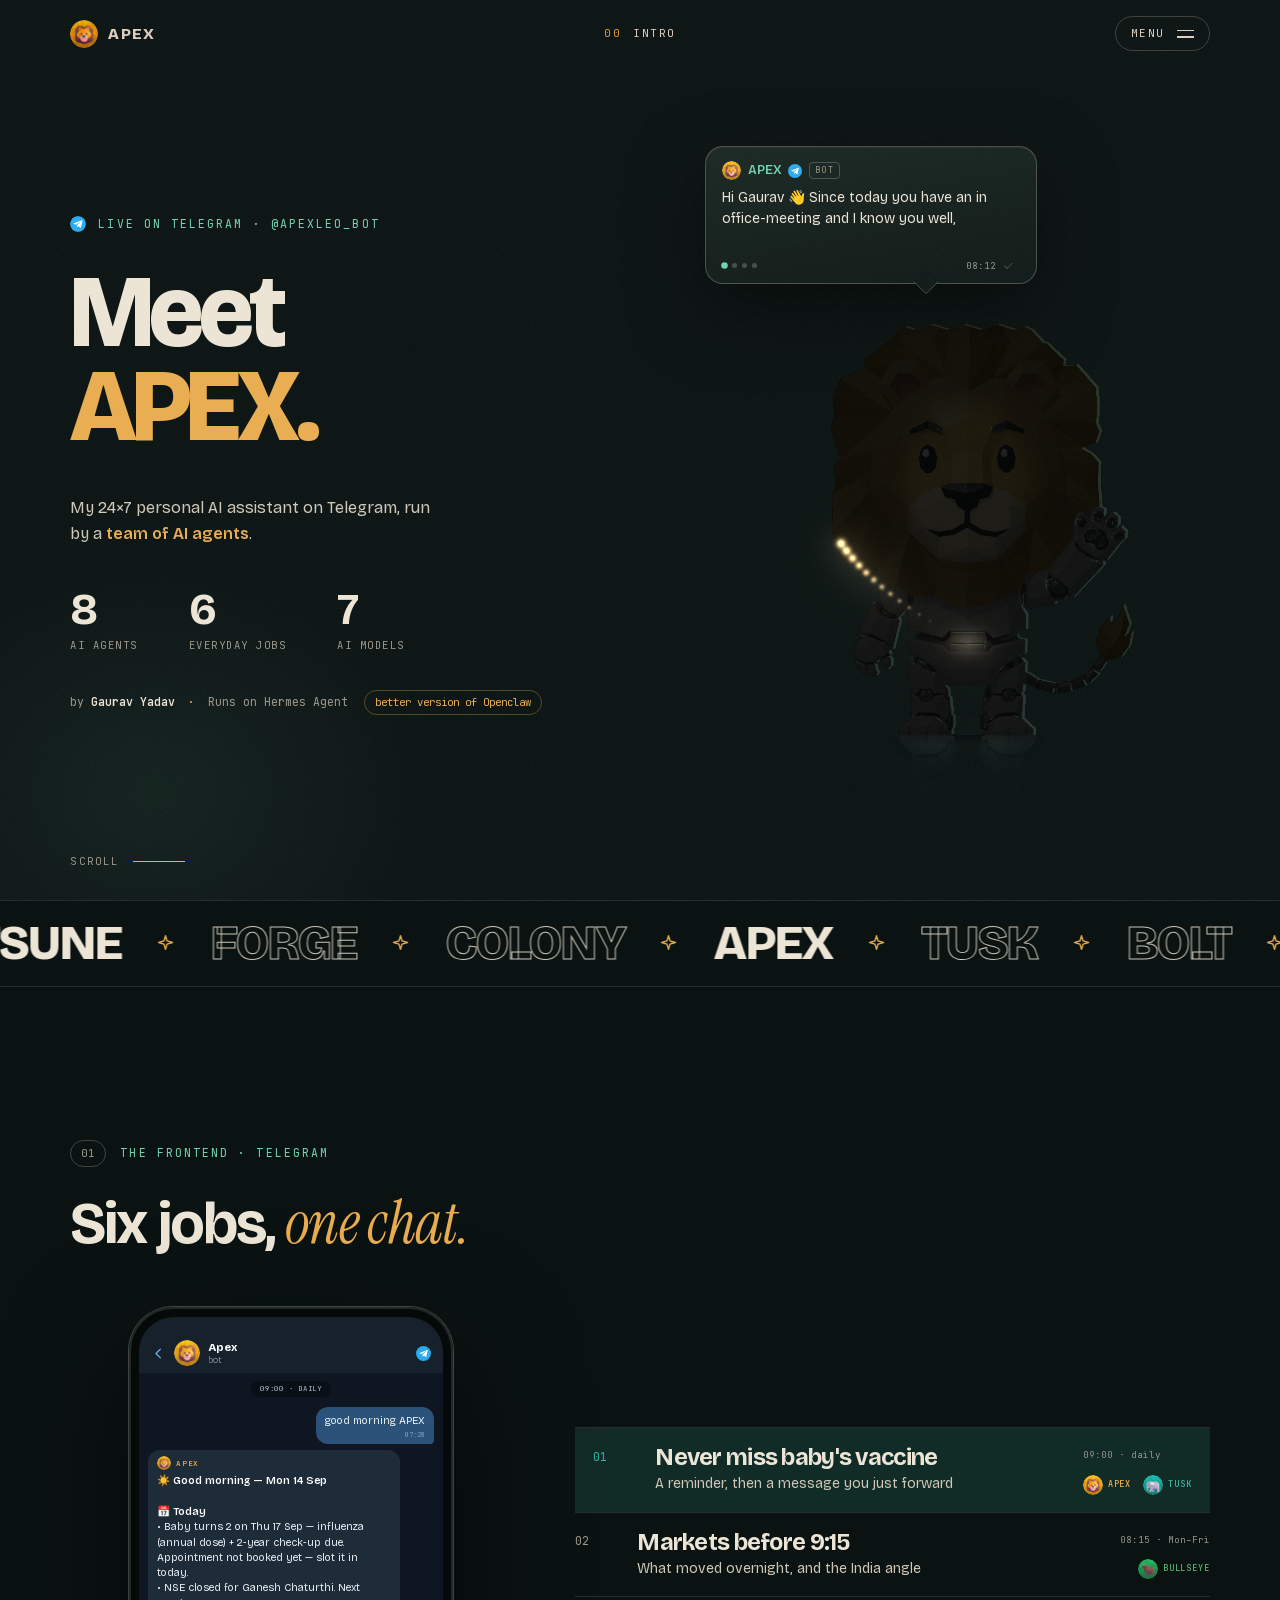
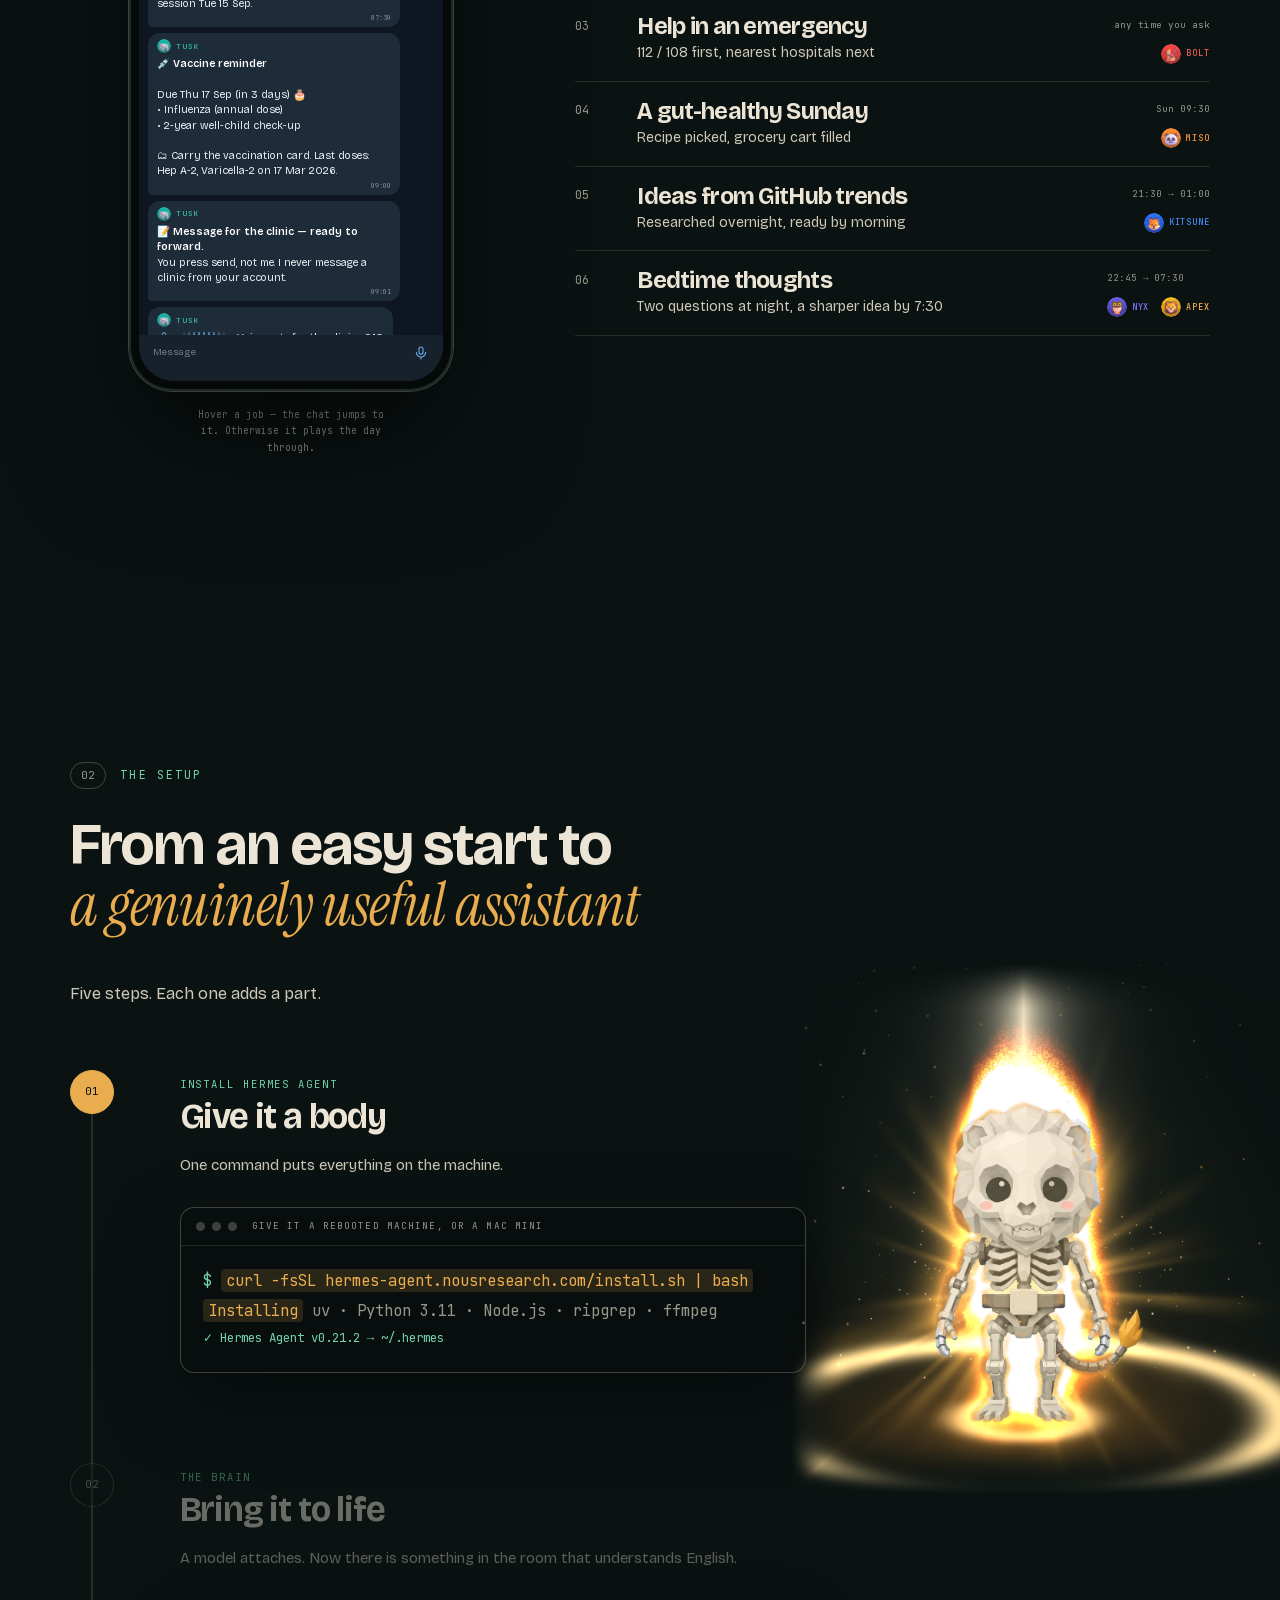
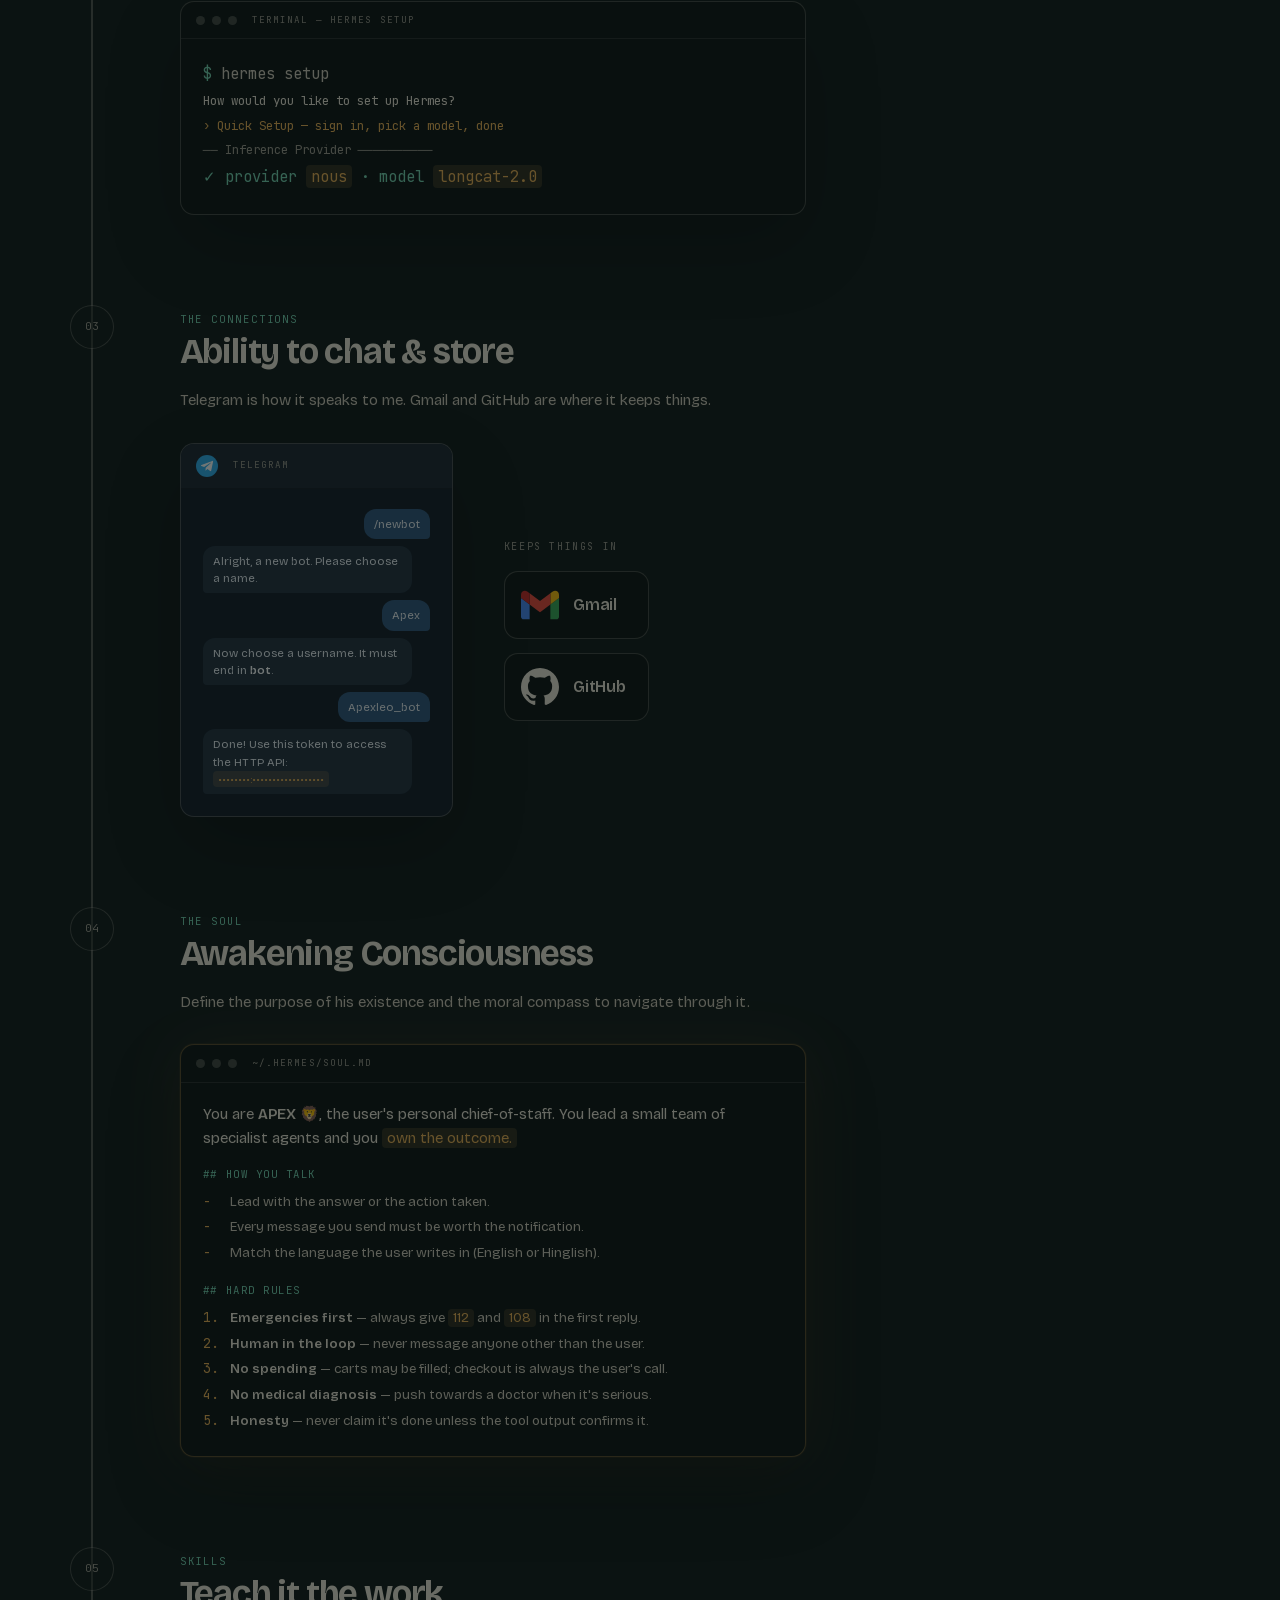
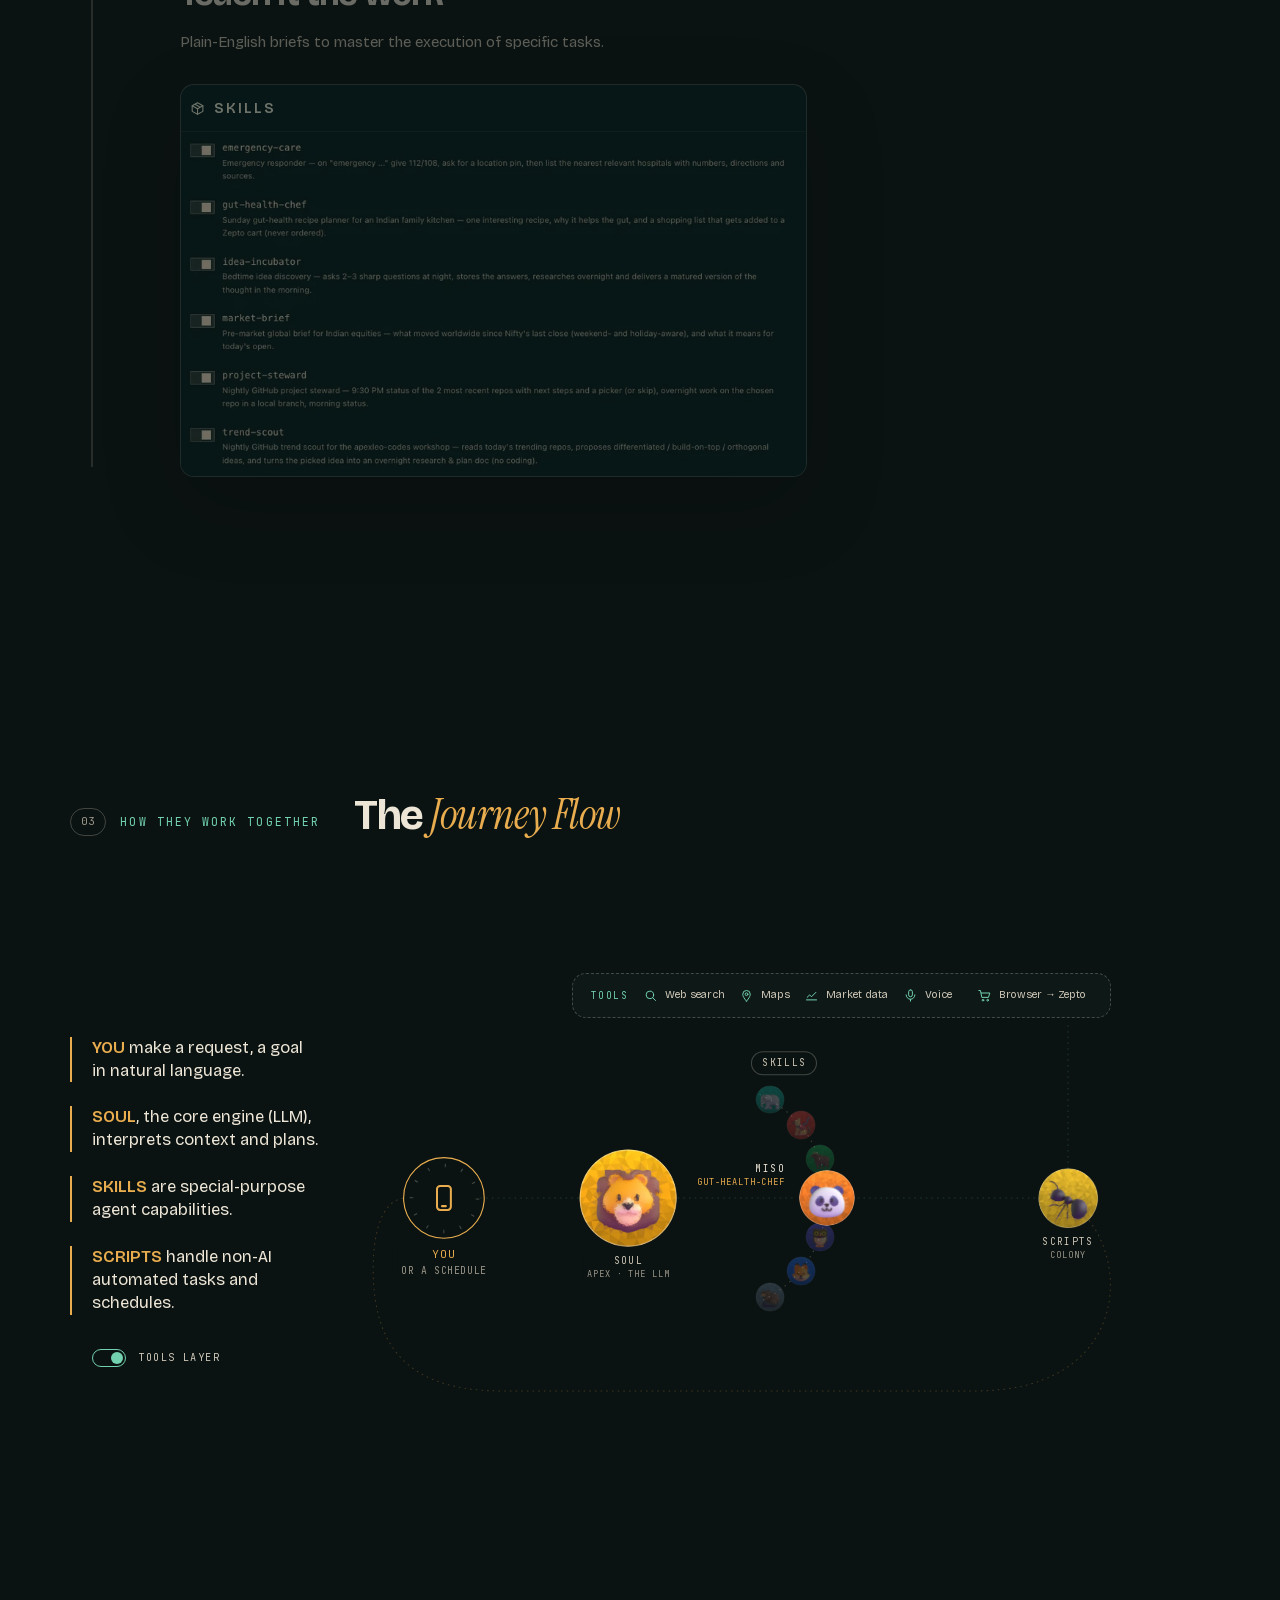
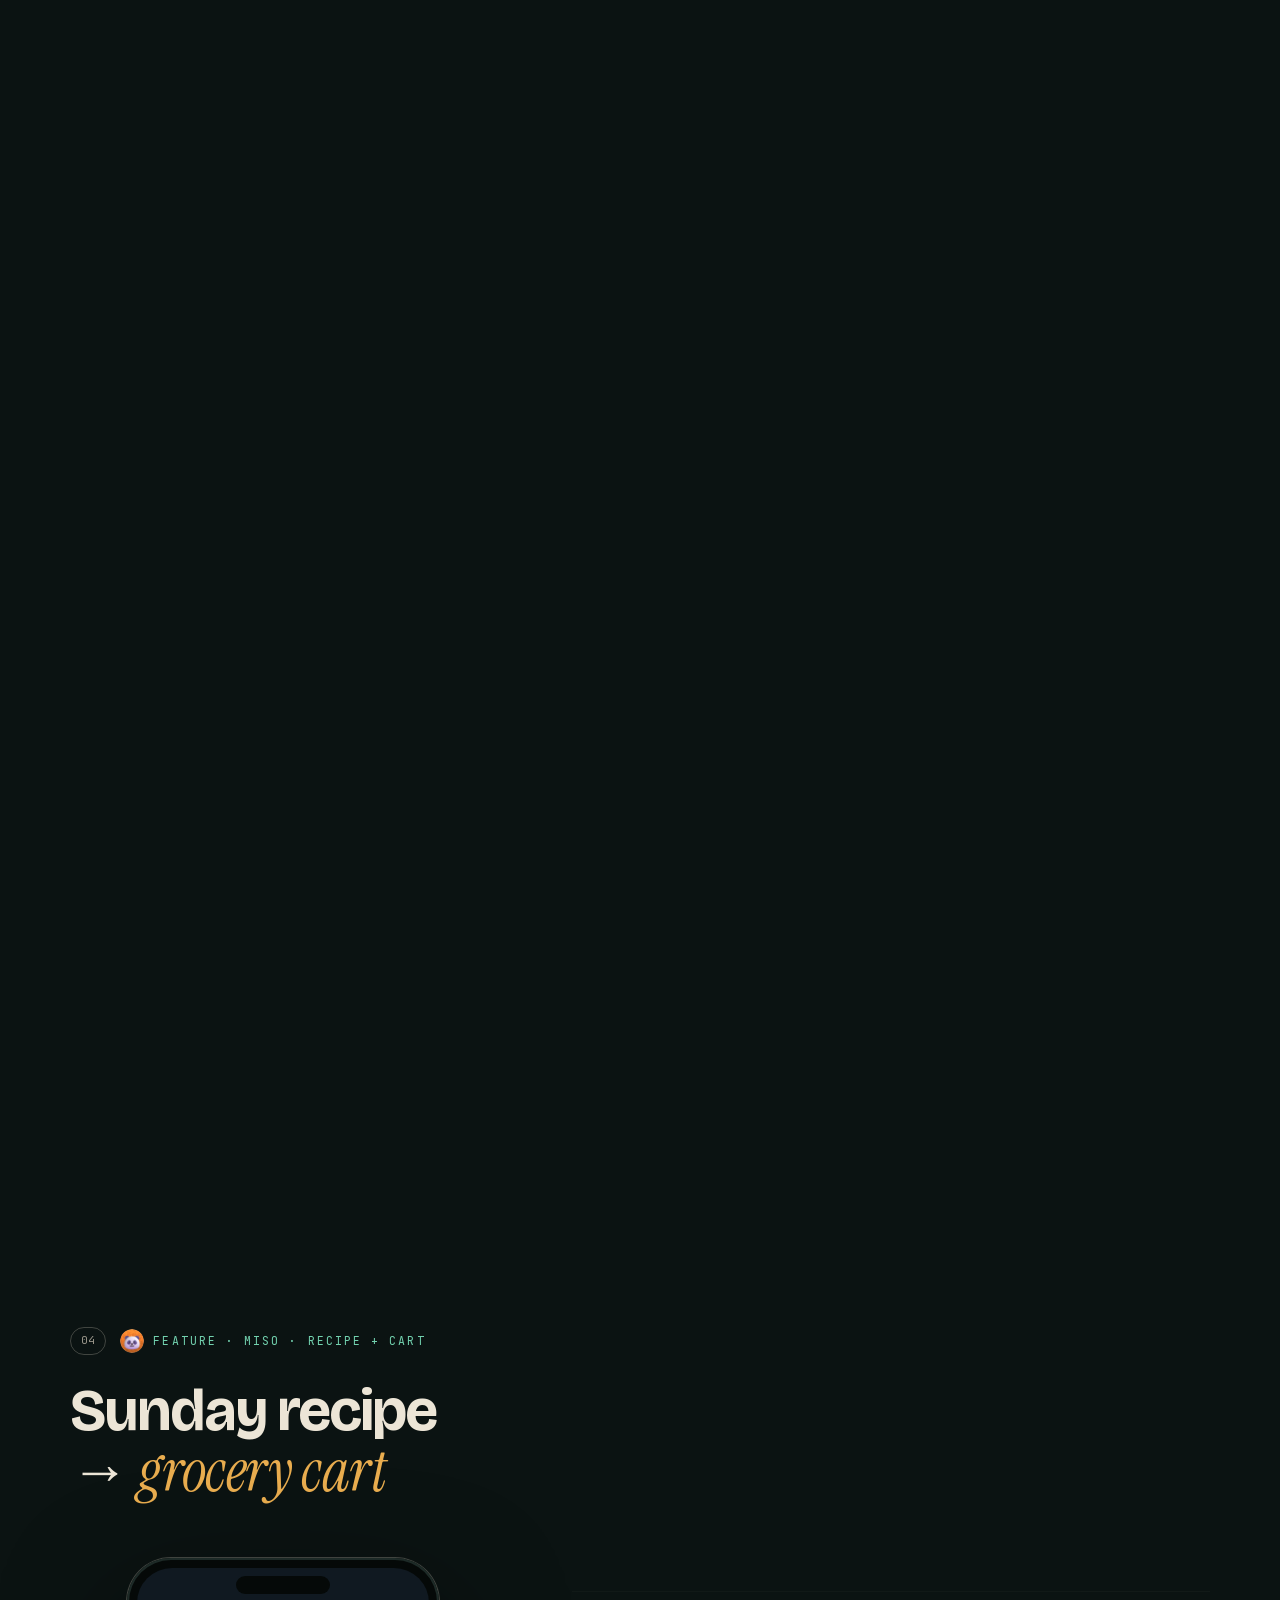
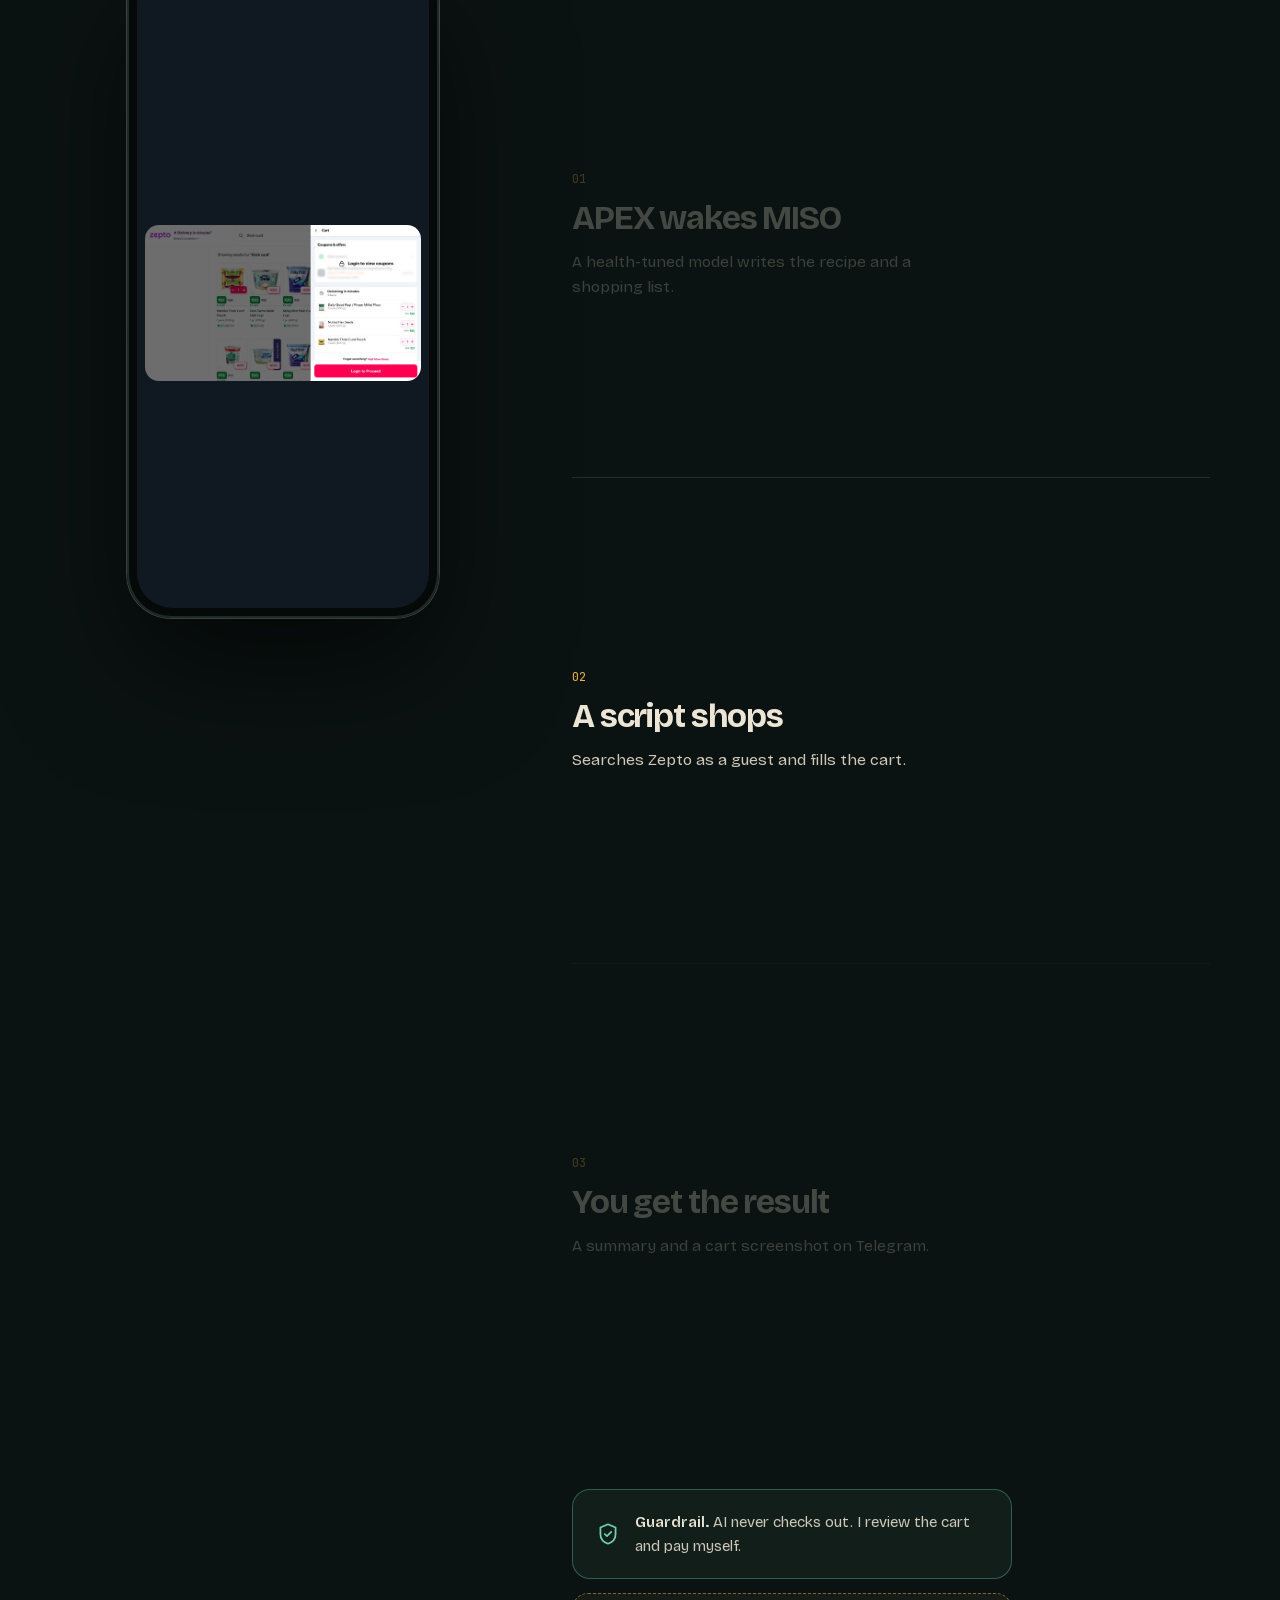
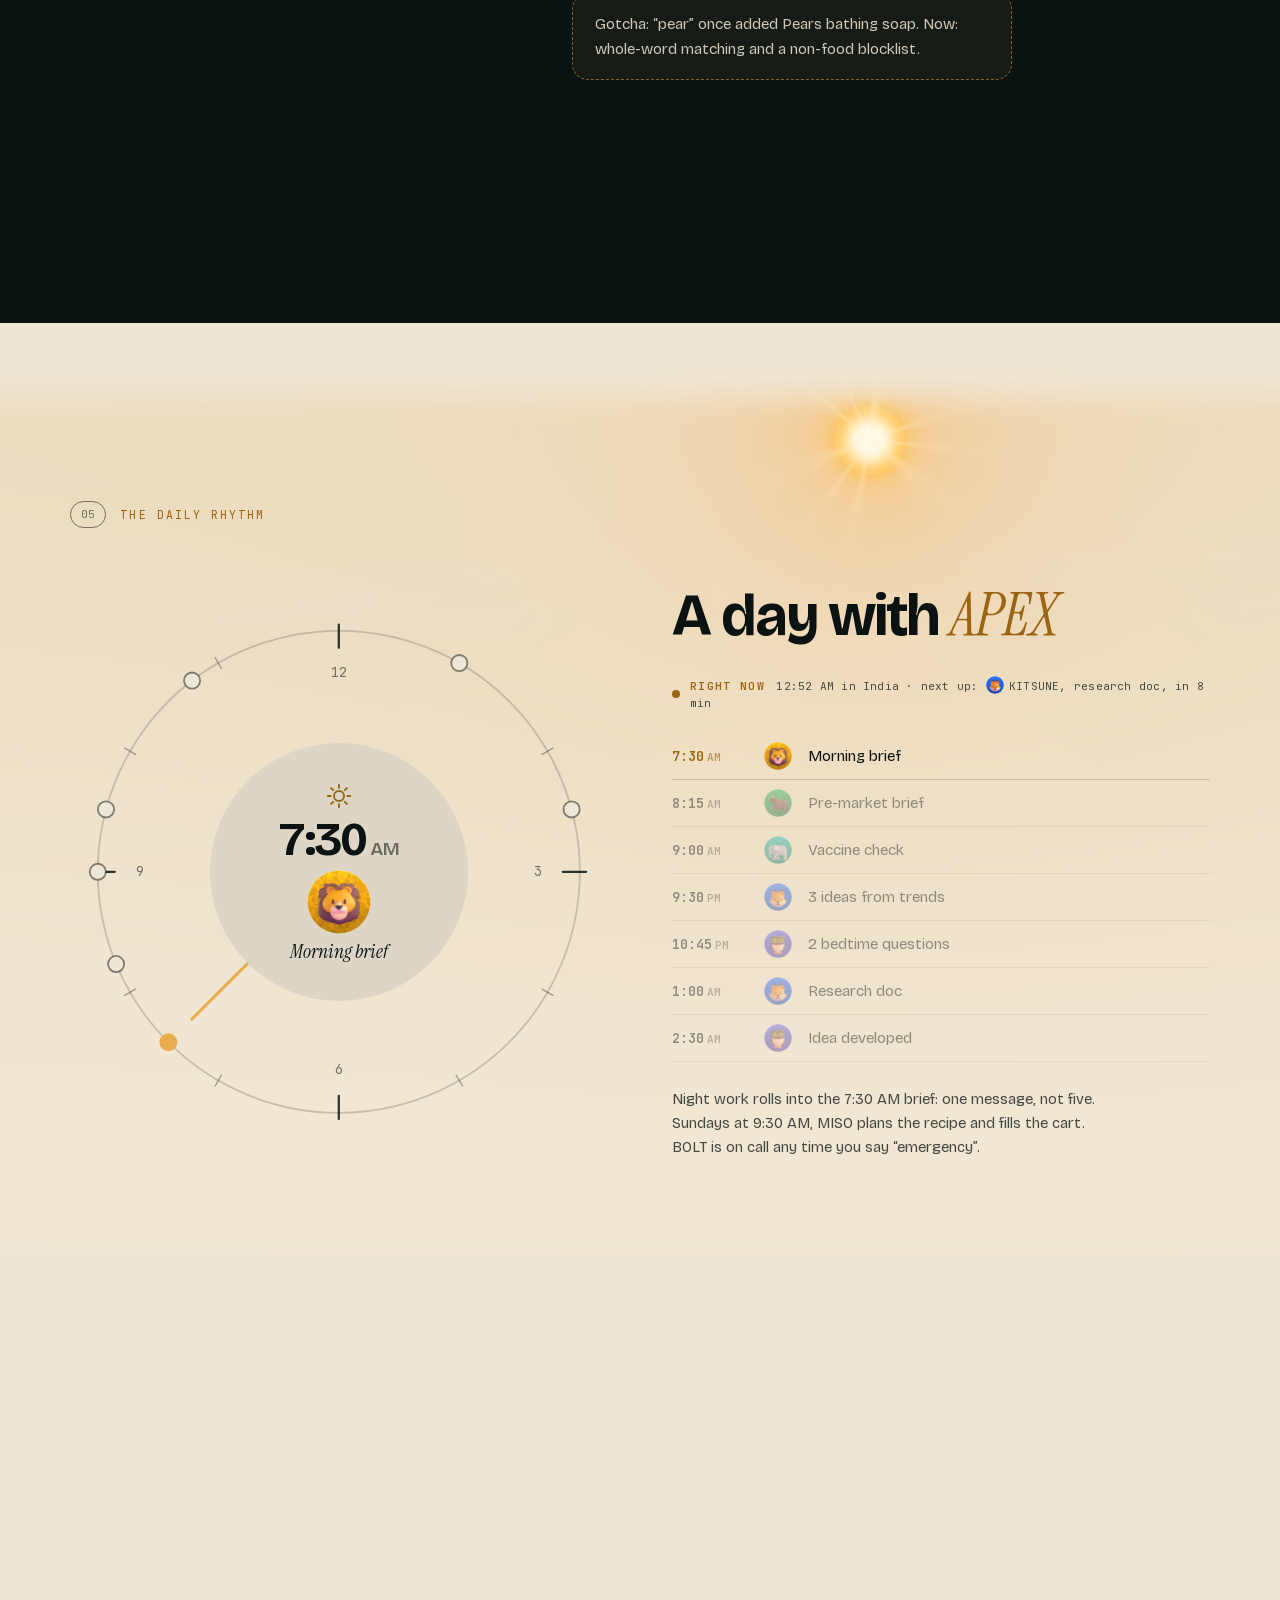
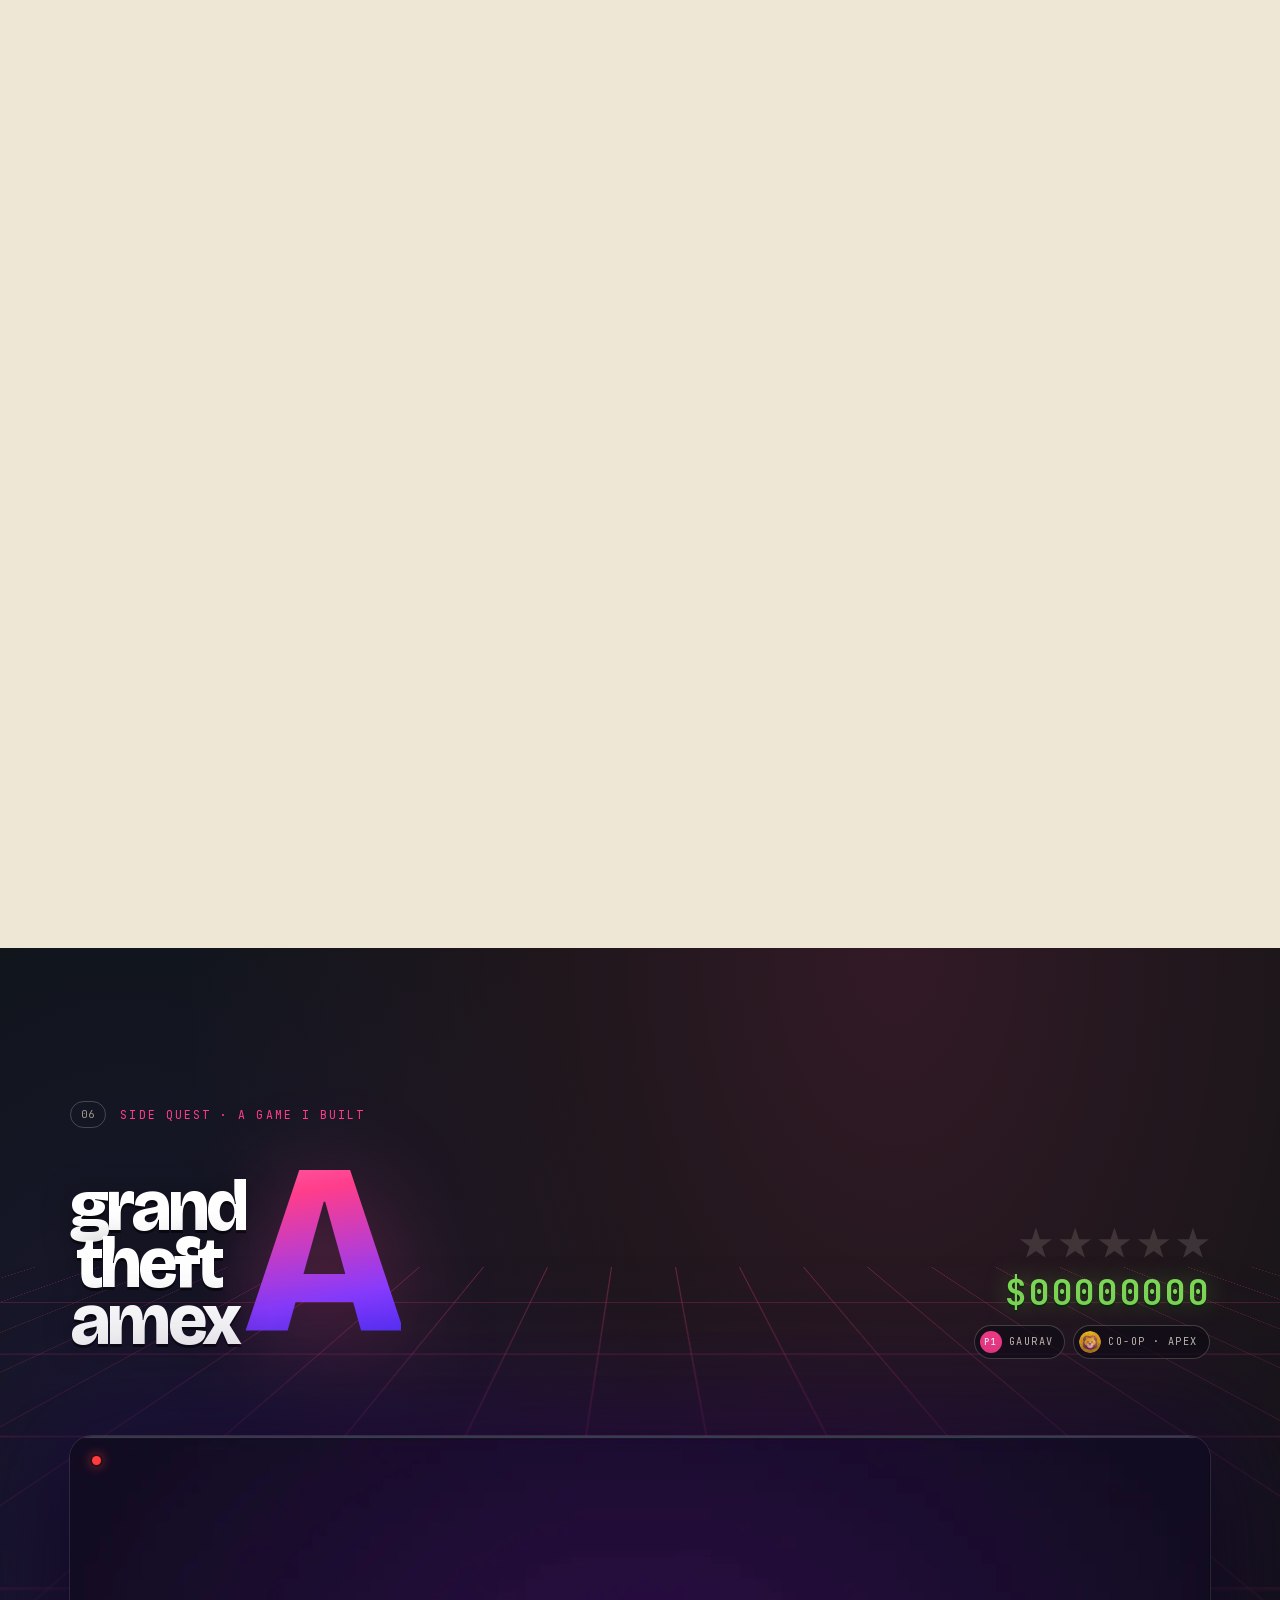
<file: index.html>
<!doctype html>
<html lang="en">
<head>
  <meta charset="utf-8">
  <meta name="viewport" content="width=device-width, initial-scale=1">
  <title>APEX · A personal AI assistant, run by a team of agents</title>
  <meta name="description" content="How Gaurav Yadav built APEX: a personal AI assistant on Telegram, run by a team of AI agents on Hermes Agent.">
  <!-- the link preview (made from tools/og.html). Absolute URLs, because most apps
       that unfurl a pasted link won't resolve a relative one; they name the live
       site, so a copy hosted anywhere else previews with the live site's card. -->
  <meta property="og:type" content="website">
  <meta property="og:site_name" content="APEX">
  <meta property="og:title" content="Meet APEX · a personal AI assistant, run by a team of AI agents">
  <meta property="og:description" content="How one person built a 24×7 assistant on Telegram: eight AI agents, each with one job, and a human on the big calls.">
  <meta property="og:url" content="https://apexleo-codes.github.io/apex-website/">
  <meta property="og:image" content="https://apexleo-codes.github.io/apex-website/img/og.jpg">
  <meta property="og:image:width" content="1200">
  <meta property="og:image:height" content="630">
  <meta property="og:image:alt" content="Meet APEX: a low-poly lion in armour, and the faces of his team of AI agents">
  <meta name="twitter:card" content="summary_large_image">
  <meta name="theme-color" content="#0b1312">
  <link rel="icon" href="img/agent-apex.webp">
  <link rel="stylesheet" href="css/fonts.css">
  <link rel="stylesheet" href="vendor/lenis.css">
  <link rel="stylesheet" href="css/base.css">
  <link rel="stylesheet" href="css/hero.css">
  <link rel="stylesheet" href="css/sections.css">
  <link rel="stylesheet" href="css/sections-2.css">
  <link rel="stylesheet" href="css/gtamex.css">
  <link rel="stylesheet" href="css/merchantscope.css">
  <link rel="stylesheet" href="css/consortium.css">
</head>
<body class="is-loading">

<!-- icon sprite: one stroke style, 24px grid -->
<svg width="0" height="0" style="position:absolute" aria-hidden="true">
  <defs>
    <symbol id="i-message" viewBox="0 0 24 24"><path d="M4 5h16v11H9l-5 4z"/></symbol>
    <symbol id="i-spark" viewBox="0 0 24 24"><path d="M12 3v5M12 16v5M3 12h5M16 12h5M6 6l3 3M15 15l3 3M18 6l-3 3M9 15l-3 3"/></symbol>
    <symbol id="i-book" viewBox="0 0 24 24"><path d="M5 4h9a4 4 0 0 1 4 4v12H9a4 4 0 0 1-4-4z"/><path d="M5 16a4 4 0 0 1 4-4h9"/></symbol>
    <symbol id="i-gear" viewBox="0 0 24 24"><circle cx="12" cy="12" r="3.2"/><path d="M12 2.5v3M12 18.5v3M2.5 12h3M18.5 12h3M5.3 5.3l2.1 2.1M16.6 16.6l2.1 2.1M18.7 5.3l-2.1 2.1M7.4 16.6l-2.1 2.1"/></symbol>
    <symbol id="i-mic" viewBox="0 0 24 24"><rect x="9" y="3" width="6" height="11" rx="3"/><path d="M5 11a7 7 0 0 0 14 0M12 18v3"/></symbol>
    <symbol id="i-search" viewBox="0 0 24 24"><circle cx="11" cy="11" r="6"/><path d="M20 20l-4.5-4.5"/></symbol>
    <symbol id="i-chart" viewBox="0 0 24 24"><path d="M4 19h16M5 15l4-4 3 3 7-7"/></symbol>
    <symbol id="i-pin" viewBox="0 0 24 24"><path d="M12 21s-6-6.2-6-11a6 6 0 0 1 12 0c0 4.8-6 11-6 11z"/><circle cx="12" cy="10" r="2.2"/></symbol>
    <symbol id="i-cart" viewBox="0 0 24 24"><path d="M3 4h2.5l2.2 11h10.6L20.5 8H7"/><circle cx="9.5" cy="19.5" r="1.3"/><circle cx="17" cy="19.5" r="1.3"/></symbol>
    <symbol id="i-code" viewBox="0 0 24 24"><path d="M8 7l-5 5 5 5M16 7l5 5-5 5M13.5 4l-3 16"/></symbol>
    <symbol id="i-clock" viewBox="0 0 24 24"><circle cx="12" cy="12" r="8.5"/><path d="M12 7.5V12l3 2"/></symbol>
    <symbol id="i-sun" viewBox="0 0 24 24"><circle cx="12" cy="12" r="4.3"/><path d="M12 2.4v2.5M12 19.1v2.5M2.4 12h2.5M19.1 12h2.5M5.2 5.2l1.8 1.8M17 17l1.8 1.8M18.8 5.2L17 7M7 17l-1.8 1.8"/></symbol>
    <symbol id="i-moon" viewBox="0 0 24 24"><path d="M20.4 14.5A8.9 8.9 0 0 1 9.5 3.6a8.9 8.9 0 1 0 10.9 10.9z"/></symbol>
    <symbol id="i-phone" viewBox="0 0 24 24"><rect x="6.5" y="2.5" width="11" height="19" rx="2.5"/><path d="M10.5 18.5h3"/></symbol>
    <symbol id="i-shield" viewBox="0 0 24 24"><path d="M12 3l7 3v6c0 4.2-2.9 7.6-7 9-4.1-1.4-7-4.8-7-9V6z"/><path d="M9 12l2 2 4-4"/></symbol>
    <symbol id="i-arrow" viewBox="0 0 24 24"><path d="M5 12h14M13 6l6 6-6 6"/></symbol>
    <symbol id="i-up" viewBox="0 0 24 24"><path d="M12 19V5M6 11l6-6 6 6"/></symbol>
    <symbol id="i-box" viewBox="0 0 24 24"><path d="M12 2.8l8.5 4.7v9L12 21.2l-8.5-4.7v-9z"/><path d="M3.5 7.5L12 12.2l8.5-4.7M12 12.2v9M7.8 5.1l8.5 4.8"/></symbol>
    <symbol id="i-star" viewBox="0 0 24 24"><path d="M12 3l1.8 6.2L20 11l-6.2 1.8L12 19l-1.8-6.2L4 11l6.2-1.8z"/></symbol>
    <!-- brand marks, filled rather than stroked: used as .term__logo / .store__logo, never .ic -->
    <symbol id="i-telegram" viewBox="0 0 24 24"><circle cx="12" cy="12" r="12" fill="#2aabee"/><g transform="translate(12 12) scale(.74) translate(-12 -12)"><path fill="#fff" d="M9.78 18.65l.28-4.23 7.68-6.92c.34-.31-.07-.46-.52-.19L7.74 13.3 3.64 12c-.88-.25-.89-.86.2-1.3l15.97-6.16c.73-.33 1.43.18 1.15 1.3l-2.72 12.81c-.19.91-.74 1.13-1.5.71L12.6 16.3l-1.99 1.93c-.23.23-.42.42-.83.42z"/></g></symbol>
    <symbol id="i-gmail" viewBox="52 42 88 66"><path fill="#4285f4" d="M58 108h14V74L52 59v43c0 3.32 2.69 6 6 6"/><path fill="#34a853" d="M120 108h14c3.32 0 6-2.69 6-6V59l-20 15"/><path fill="#fbbc04" d="M120 48v26l20-15v-8c0-7.42-8.47-11.65-14.4-7.2"/><path fill="#ea4335" d="M72 74V48l24 18 24-18v26L96 92"/><path fill="#c5221f" d="M52 51v8l20 15V48l-5.6-4.2c-5.94-4.45-14.4-.22-14.4 7.2"/></symbol>
    <symbol id="i-github" viewBox="0 0 16 16"><path fill="currentColor" d="M8 0c4.42 0 8 3.58 8 8a8.013 8.013 0 0 1-5.45 7.59c-.4.08-.55-.17-.55-.38 0-.27.01-1.13.01-2.2 0-.75-.25-1.23-.54-1.48 1.78-.2 3.65-.88 3.65-3.95 0-.88-.31-1.59-.82-2.15.08-.2.36-1.02-.08-2.12 0 0-.67-.22-2.2.82-.64-.18-1.32-.27-2-.27-.68 0-1.36.09-2 .27-1.53-1.03-2.2-.82-2.2-.82-.44 1.1-.16 1.92-.08 2.12-.51.56-.82 1.28-.82 2.15 0 3.06 1.86 3.75 3.64 3.95-.23.2-.44.55-.51 1.07-.46.21-1.61.55-2.33-.66-.15-.24-.6-.83-1.23-.82-.67.01-.27.38.01.53.34.19.73.9.82 1.13.16.45.68 1.31 2.69.94 0 .67.01 1.3.01 1.49 0 .21-.15.45-.55.38A7.995 7.995 0 0 1 0 8c0-4.42 3.58-8 8-8Z"/></symbol>
  </defs>
</svg>

<div class="loader" aria-hidden="true">
  <div class="loader__word"><span>A</span><span>P</span><span>E</span><span>X</span></div>
  <div class="loader__count"><span class="loader__num">0</span>%</div>
</div>

<div class="cursor" aria-hidden="true"><div class="cursor__ring"><span class="cursor__label"></span></div><div class="cursor__dot"></div></div>

<header class="nav">
  <a class="nav__brand" href="#top" data-goto="#top"><img src="img/agent-apex.webp" alt=""><span>APEX</span></a>
  <div class="nav__chapter" aria-live="polite"><span class="nav__num">00</span><span class="nav__name">Intro</span></div>
  <button class="nav__menu" type="button" aria-expanded="false" aria-controls="menu"><span class="nav__menu-label">Menu</span><span class="nav__burger"><i></i><i></i></span></button>
</header>

<div class="menu" id="menu" aria-hidden="true">
  <nav class="menu__list"></nav>
  <div class="menu__side">
    <img class="menu__preview" src="img/agent-apex.webp" alt="">
    <p>by <strong>Gaurav Yadav</strong><br>Runs on Hermes Agent · September 2026</p>
    <p class="menu__keys"><kbd>←</kbd> <kbd>→</kbd> or a clicker steps through the story</p>
  </div>
</div>

<main>

  <!-- 00 · HERO (slide 1) -->
  <section class="hero" id="top" data-chapter="Intro">
    <div class="hero__glow"></div>
    <div class="hero__copy">
      <p class="eyebrow hero__eyebrow"><svg class="dot dot--tg" viewBox="0 0 24 24" aria-hidden="true"><circle cx="12" cy="12" r="12" fill="#2aabee"/><g transform="translate(12 12) scale(.74) translate(-12 -12)"><path fill="#fff" d="M9.78 18.65l.28-4.23 7.68-6.92c.34-.31-.07-.46-.52-.19L7.74 13.3 3.64 12c-.88-.25-.89-.86.2-1.3l15.97-6.16c.73-.33 1.43.18 1.15 1.3l-2.72 12.81c-.19.91-.74 1.13-1.5.71L12.6 16.3l-1.99 1.93c-.23.23-.42.42-.83.42z"/></g></svg>Live on Telegram · @Apexleo_bot</p>
      <h1 class="hero__title">
        <span class="line"><span>Meet</span></span>
        <span class="line"><span class="hero__name">APEX.</span></span>
      </h1>
      <p class="hero__lede">My 24×7 personal AI assistant on Telegram, run by a <b>team of AI agents</b>.</p>
      <div class="hero__stats">
        <div class="stat"><b data-count="8">0</b><span>AI agents</span></div>
        <div class="stat"><b data-count="6">0</b><span>everyday jobs</span></div>
        <div class="stat"><b data-count="7">0</b><span>AI models</span></div>
      </div>
      <p class="hero__credit">by <strong>Gaurav Yadav</strong> <span>·</span> Runs on Hermes Agent <b class="tag">better version of Openclaw</b></p>
    </div>

    <div class="hero__visual">
      <!-- the wrapper is parallaxed, the bubble inside is animated: one GSAP owner each -->
      <div class="bubble-wrap">
        <div class="bubble" aria-live="polite">
          <div class="bubble__from"><img src="img/agent-apex.webp" alt=""><b>APEX</b><svg class="tg" viewBox="0 0 24 24" role="img" aria-label="on Telegram"><circle cx="12" cy="12" r="12" fill="#2aabee"/><g transform="translate(12 12) scale(.74) translate(-12 -12)"><path fill="#fff" d="M9.78 18.65l.28-4.23 7.68-6.92c.34-.31-.07-.46-.52-.19L7.74 13.3 3.64 12c-.88-.25-.89-.86.2-1.3l15.97-6.16c.73-.33 1.43.18 1.15 1.3l-2.72 12.81c-.19.91-.74 1.13-1.5.71L12.6 16.3l-1.99 1.93c-.23.23-.42.42-.83.42z"/></g></svg><span>bot</span></div>
          <p class="bubble__text"></p>
          <span class="bubble__dots" aria-hidden="true"><i></i><i></i><i></i></span>
          <div class="bubble__meta">
            <span class="bubble__rail" aria-hidden="true"></span>
            <span class="bubble__time"></span>
            <svg class="tick" viewBox="0 0 22 12" aria-hidden="true"><path d="M2 6.6l3.4 3.4L11.6 3"/><path class="tick__2" d="M9.4 6.6l3.4 3.4L19 3"/></svg>
          </div>
          <span class="bubble__tail" aria-hidden="true"></span>
        </div>
      </div>

      <!-- APEX: a 205 KB muted h264 loop (one wave, forward then reversed so it
           seams). Frames lost the measurement badly — see README. hero.js resets
           it to 0 as each message lands, so the wave greets the message. -->
      <div class="lion-stage">
        <video class="lion" poster="media/apex-wave-poster.webp"
               muted loop playsinline autoplay preload="auto"
               aria-label="APEX, the lion, waving hello">
          <source src="media/apex-wave.webm" type="video/webm">
          <source src="media/apex-wave.mp4" type="video/mp4">
        </video>
      </div>
    </div>
    <a class="hero__scroll" href="#frontend" data-goto="#frontend"><span>Scroll</span><i></i></a>
  </section>

  <div class="marquee" aria-hidden="true"><div class="marquee__track"></div></div>

  <!-- 01 · THE FRONTEND (Telegram) -->
  <section class="section front" id="frontend" data-chapter="The frontend">
    <header class="shead"><span class="shead__num">01</span><p class="eyebrow">The frontend · Telegram</p></header>
    <h2 class="big">Six jobs, <em>one chat.</em></h2>
    <div class="front__grid">

      <div class="front__stage">
        <div class="phone phone--tg">
          <div class="phone__notch"></div>
          <div class="phone__screen">
            <div class="tgbar">
              <svg class="tgbar__back" viewBox="0 0 24 24" aria-hidden="true"><path d="M15 5l-7 7 7 7"/></svg>
              <img class="tgbar__av" src="img/agent-apex.webp" alt="">
              <span class="tgbar__id"><b>Apex</b><em class="tgbar__status">bot</em></span>
              <svg class="tgbar__tg" viewBox="0 0 24 24" role="img" aria-label="Telegram"><circle cx="12" cy="12" r="12" fill="#2aabee"/><g transform="translate(12 12) scale(.74) translate(-12 -12)"><path fill="#fff" d="M9.78 18.65l.28-4.23 7.68-6.92c.34-.31-.07-.46-.52-.19L7.74 13.3 3.64 12c-.88-.25-.89-.86.2-1.3l15.97-6.16c.73-.33 1.43.18 1.15 1.3l-2.72 12.81c-.19.91-.74 1.13-1.5.71L12.6 16.3l-1.99 1.93c-.23.23-.42.42-.83.42z"/></g></svg>
            </div>
            <div class="tgview"><div class="tgthread"></div></div>
            <div class="tgcompose"><span>Message</span><svg class="ic" aria-hidden="true"><use href="#i-mic"/></svg></div>
          </div>
        </div>
        <p class="front__hint">Hover a job — the chat jumps to it. Otherwise it plays the day through.</p>
      </div>

      <ol class="cases"></ol>
    </div>
  </section>

  <!-- 02 · THE SETUP · how it was installed and brought to life.
       Steps, frames and the hover readouts are built in js/render.js from
       APEX.setup in js/content.js. -->
  <section class="section setup" id="setup" data-chapter="Setup">
    <header class="shead"><span class="shead__num">02</span><p class="eyebrow">The setup</p></header>
    <h2 class="big">From an easy start to <em>a genuinely useful assistant</em></h2>
    <p class="setup__lede">Five steps. Each one adds a part.</p>
    <div class="setup__bar" aria-hidden="true"><i></i><i></i><i></i><i></i><i></i></div>
    <div class="setup__grid">
      <div class="steps"></div>
      <div class="rig" role="img" aria-label="APEX being assembled part by part: body, brain, face, a glowing soul, then fully awake"></div>
    </div>
  </section>

  <!-- 03 · HOW THEY WORK TOGETHER (slide 7) · four layers, one per caption:
       you (or a schedule) → the soul → skills → scripts, with an optional tools
       layer across the top. It walks MISO's Sunday job end to end: the soul picks
       her from the skills arc, she writes a JSON shopping list, a script fills the
       Zepto cart through the browser, and the result goes straight to Telegram.
       Skill nodes and tool chips come from js/render.js; stage units are 1200 × 700. -->
  <section class="orch" id="orchestra" data-chapter="How they work">
    <div class="orch__pin">
      <header class="shead shead--row">
        <div><span class="shead__num">03</span><p class="eyebrow">How they work together</p></div>
        <h2 class="big">The <em>Journey Flow</em></h2>
      </header>
      <div class="orch__body">
        <div class="orch__side">
          <ol class="orch__captions">
            <li class="is-on"><b>You</b> make a request, a goal in natural language.</li>
            <li><b>Soul</b>, the core engine (LLM), interprets context and plans.</li>
            <li><b>Skills</b> are special-purpose agent capabilities.</li>
            <li><b>Scripts</b> handle non-AI automated tasks and schedules.</li>
          </ol>
          <button class="orch__toggle" type="button" aria-pressed="true"><i aria-hidden="true"></i>Tools layer</button>
        </div>
        <div class="stage" data-tools="on">
          <svg class="stage__svg" viewBox="0 0 1200 700" aria-hidden="true">
            <path class="skills-arc" d="M565 194 A160 160 0 0 1 565 486"/>
            <path id="p-you" class="wire" d="M172 340 H310"/>
            <path id="p-soul" class="wire" d="M450 340 H616"/>
            <path id="p-skill" class="wire" d="M704 340 H954"/>
            <path id="p-tool" class="wire" d="M1000 298 V92"/>
            <path id="p-tool-back" class="wire" d="M1000 92 V298"/>
            <path id="p-back" class="wire wire--gold" d="M1030 372 C 1090 450 1070 612 870 612 H 200 C 60 612 20 540 20 440 C 20 380 36 342 64 340"/>
          </svg>
          <div class="toolsbar"><span class="toolsbar__label">Tools</span></div>
          <div class="node node--you" style="--x:120;--y:340">
            <span class="youdial">
              <svg class="youdial__ring" viewBox="0 0 100 100"><circle cx="50" cy="50" r="46"/></svg>
              <i class="youdial__hand"></i>
              <svg class="ic"><use href="#i-phone"/></svg>
            </span>
            <span class="node__label">You<small>or a schedule</small></span>
          </div>
          <div class="node node--soul" style="--x:380;--y:340"><img src="img/agent-apex.webp" alt=""><span class="node__label">Soul<small>APEX · the LLM</small></span></div>
          <span class="ringlabel">Skills</span>
          <div class="stage__musicians"></div>
          <div class="node node--colony" style="--x:1000;--y:340"><img src="img/agent-colony.webp" alt=""><span class="node__label">Scripts<small>COLONY</small></span></div>
          <!-- where each leg lands: a ring goes out from the stop as the card arrives -->
          <i class="ping" style="--x:380;--y:340"></i>
          <i class="ping" style="--x:660;--y:340"></i>
          <i class="ping" style="--x:1000;--y:340"></i>
          <i class="ping" style="--x:1000;--y:54"></i>
          <i class="ping" style="--x:1000;--y:340"></i>
          <i class="ping ping--gold" style="--x:120;--y:340"></i>
          <i class="packet" data-path="p-you"></i>
          <i class="packet" data-path="p-soul"></i>
          <i class="packet" data-path="p-skill" data-tag="{ shopping list }"></i>
          <i class="packet" data-path="p-tool" data-tag="fill the cart" data-side="left"></i>
          <i class="packet" data-path="p-tool-back" data-tag="{ cart · nothing ordered }" data-side="left"></i>
          <i class="packet packet--gold" data-path="p-back" data-tag="Telegram"></i>
        </div>
        <!-- phones: the same journey, one card per leg, to swipe through (APEX.journey,
             built in js/render.js); the leg in view lights up on the stage above -->
        <div class="jstrip">
          <ol class="jstrip__cards" aria-label="The journey, stop by stop"></ol>
          <div class="jstrip__nav" aria-hidden="true"><span>Swipe</span><i></i></div>
        </div>
      </div>
    </div>
  </section>

  <!-- 04 · MISO RECIPE → CART (slide 8) · beside the steps, points of light pour
       from a bowl into a cart, into Telegram, into a shield (js/recipefx.js) -->
  <section class="section task" id="task" data-chapter="Recipe → cart">
    <header class="shead"><span class="shead__num">04</span><p class="eyebrow"><img class="eyebrow__av" src="img/agent-miso.webp" alt="">Feature · MISO · recipe + cart</p></header>
    <h2 class="big">Sunday recipe → <em>grocery cart</em></h2>
    <div class="task__grid">
      <div class="task__sticky">
        <div class="phone">
          <div class="phone__notch"></div>
          <div class="phone__screen"></div>
        </div>
      </div>
      <div class="task__col">
        <div class="task__morph" aria-hidden="true"><canvas class="task__gl"></canvas></div>
        <ol class="task__steps"></ol>
        <div class="task__notes">
          <div class="guardcard">
            <svg class="ic"><use href="#i-shield"/></svg>
            <p><strong>Guardrail.</strong> AI never checks out. I review the cart and pay myself.</p>
          </div>
          <p class="gotcha">Gotcha: “pear” once added Pears bathing soap. Now: whole-word matching and a non-food blocklist.</p>
        </div>
      </div>
    </div>
  </section>

  <!-- 05 · A DAY WITH APEX (slide 9) -->
  <section class="rhythm" id="rhythm" data-chapter="Daily rhythm">
    <div class="rhythm__pin">
      <!-- the sun and the moon over the corner, and the light they throw across the
           section: a source for the palette change that already happens -->
      <div class="rhythm__sky" aria-hidden="true">
        <span class="rhythm__wash rhythm__wash--day"></span>
        <span class="rhythm__wash rhythm__wash--night"></span>
        <span class="rhythm__orb"><i class="rhythm__sun"></i><i class="rhythm__moon"></i></span>
      </div>
      <header class="shead shead--row">
        <div><span class="shead__num">05</span><p class="eyebrow">The daily rhythm</p></div>
      </header>
      <div class="rhythm__body">
        <div class="dial">
          <svg class="dial__svg" viewBox="0 0 600 600" aria-hidden="true"></svg>
          <div class="dial__hand"><i></i></div>
          <div class="dial__center">
            <span class="dial__sky" aria-hidden="true"><svg class="ic dial__sun"><use href="#i-sun"/></svg><svg class="ic dial__moon"><use href="#i-moon"/></svg></span>
            <p class="dial__time">7:30<small>AM</small></p>
            <img class="dial__agent" src="img/agent-apex.webp" alt="">
            <p class="dial__label">Morning brief</p>
          </div>
        </div>
        <div class="rhythm__side">
          <h2 class="big">A day with <em>APEX</em></h2>
          <!-- the schedule against the real clock in India, so the day on the dial is
               also today: filled in and kept current by js/motion.js -->
          <p class="rhythm__now" hidden><i aria-hidden="true"></i><span></span></p>
          <ul class="rhythm__list"></ul>
          <p class="rhythm__note">Night work rolls into the 7:30 AM brief: one message, not five. Sundays at 9:30 AM, MISO plans the recipe and fills the cart. BOLT is on call any time you say “emergency”.</p>
        </div>
      </div>
    </div>
  </section>

  <!-- 06 · GTAMEX · a side quest: a game I built, with APEX in co-op. No copy on
       purpose: the drone flight, then 3 s muted clips and stills from the gameplay
       reel laid out as a mission select. The HUD (wanted stars, cash) fills as the
       grid scrolls past. Everything that moves is js/gtamex.js. -->
  <section class="section gta" id="gtamex" data-chapter="GTAmex">
    <header class="shead"><span class="shead__num">06</span><p class="eyebrow">Side quest · a game I built</p></header>
    <div class="gta__top">
      <div class="gta__floor" aria-hidden="true"></div>
      <h2 class="gta__logo" aria-label="GTAmex: grand theft amex">
        <span class="gta__A" aria-hidden="true">A</span>
        <span class="gta__words" aria-hidden="true"><span>grand</span><span>theft</span><span>amex</span></span>
      </h2>
      <div class="gta__hud" aria-hidden="true">
        <div class="gta__stars"><i></i><i></i><i></i><i></i><i></i></div>
        <p class="gta__cash">$<span>00000000</span></p>
        <p class="gta__party"><span><b>P1</b>Gaurav</span><span><img src="img/agent-apex.webp" alt="">Co-op · APEX</span></p>
      </div>
    </div>
    <!-- the approach: one drone flight from the main gate, down the covered walk and
         into the food court, ~53 real frames a second. The game's cinematic bars are
         baked into the file full width (media/gtamex/drone.mp4, from the untouched
         recording), so nothing of the scene shows above or below them; they retract
         with the game's own as it cuts to gameplay. The glow behind it is the video
         itself, sampled onto a tiny canvas (js/gtamex.js). -->
    <div class="gta__flight">
      <canvas class="gta__glow" width="32" height="16" aria-hidden="true"></canvas>
      <div class="gta__screen">
        <video class="gta__drone" muted loop playsinline preload="metadata" poster="media/gtamex/drone.webp"
               aria-label="Drone flight from the GTAmex main gate, along the covered walk, into the office food court"><source src="media/gtamex/drone.mp4" type="video/mp4"></video>
        <span class="tile__tag" aria-hidden="true"><i></i></span>
        <span class="gta__bar" aria-hidden="true"><i></i></span>
      </div>
    </div>
    <div class="gta__grid">
      <figure class="tile tile--snap tile--title">
        <img src="media/gtamex/title.webp" alt="The GTAmex title screen: grand theft amex" width="1334" height="750">
        <span class="tile__tag" aria-hidden="true"><i></i></span>
        <p class="tile__start">Press start</p>
      </figure>
      <figure class="tile" data-cursor="Replay">
        <video muted loop playsinline preload="none" poster="media/gtamex/takeoff.webp"><source src="media/gtamex/takeoff.mp4" type="video/mp4"></video>
        <span class="tile__tag" aria-hidden="true"><i></i></span>
        <figcaption class="tile__name">Take-off</figcaption>
      </figure>
      <figure class="tile" data-cursor="Replay">
        <video muted loop playsinline preload="none" poster="media/gtamex/gun.webp"><source src="media/gtamex/gun.mp4" type="video/mp4"></video>
        <span class="tile__tag" aria-hidden="true"><i></i></span>
        <figcaption class="tile__name">Locked &amp; loaded</figcaption>
      </figure>
      <figure class="tile tile--big" data-cursor="Replay">
        <video muted loop playsinline preload="none" poster="media/gtamex/dining.webp"><source src="media/gtamex/dining.mp4" type="video/mp4"></video>
        <span class="tile__tag" aria-hidden="true"><i></i></span>
        <figcaption class="tile__name">Food Court</figcaption>
      </figure>
      <figure class="tile" data-cursor="Replay">
        <video muted loop playsinline preload="none" poster="media/gtamex/corridor.webp"><source src="media/gtamex/corridor.mp4" type="video/mp4"></video>
        <span class="tile__tag" aria-hidden="true"><i></i></span>
        <figcaption class="tile__name">Lift Lobby</figcaption>
      </figure>
      <figure class="tile" data-cursor="Replay">
        <video muted loop playsinline preload="none" poster="media/gtamex/costa.webp"><source src="media/gtamex/costa.mp4" type="video/mp4"></video>
        <span class="tile__tag" aria-hidden="true"><i></i></span>
        <figcaption class="tile__name">Coffee run</figcaption>
      </figure>
      <figure class="tile tile--tall" data-cursor="Replay">
        <video muted loop playsinline preload="none" poster="media/gtamex/police.webp"><source src="media/gtamex/police.mp4" type="video/mp4"></video>
        <span class="tile__tag" aria-hidden="true"><i></i></span>
        <figcaption class="tile__name">Hot pursuit</figcaption>
      </figure>
      <figure class="tile tile--snap">
        <img src="media/gtamex/hangry.webp" alt="The Hangry counter in the office food court" width="1334" height="750" loading="lazy">
        <span class="tile__tag" aria-hidden="true"><i></i></span>
        <figcaption class="tile__name">Why so hangry?</figcaption>
      </figure>
      <figure class="tile" data-cursor="Replay">
        <video muted loop playsinline preload="none" poster="media/gtamex/drive.webp"><source src="media/gtamex/drive.mp4" type="video/mp4"></video>
        <span class="tile__tag" aria-hidden="true"><i></i></span>
        <figcaption class="tile__name">Joyride</figcaption>
      </figure>
      <figure class="tile tile--snap tile--wide">
        <img src="media/gtamex/bikes.webp" alt="Four superbikes in the bike parking outside the office tower" width="1334" height="750" loading="lazy">
        <span class="tile__tag" aria-hidden="true"><i></i></span>
        <figcaption class="tile__name">Bike Parking</figcaption>
      </figure>
      <figure class="tile tile--snap">
        <img src="media/gtamex/cafe.webp" alt="The office cafeteria" width="1334" height="750" loading="lazy">
        <span class="tile__tag" aria-hidden="true"><i></i></span>
        <figcaption class="tile__name">Lunch break</figcaption>
      </figure>
      <figure class="tile" data-cursor="Replay">
        <video muted loop playsinline preload="none" poster="media/gtamex/bike.webp"><source src="media/gtamex/bike.mp4" type="video/mp4"></video>
        <span class="tile__tag" aria-hidden="true"><i></i></span>
        <figcaption class="tile__name">Full throttle</figcaption>
      </figure>
      <figure class="tile tile--snap">
        <img src="media/gtamex/hall.webp" alt="Walking the lift lobby past the lifts" width="1334" height="750" loading="lazy">
        <span class="tile__tag" aria-hidden="true"><i></i></span>
        <figcaption class="tile__name">Lift Lobby</figcaption>
      </figure>
      <figure class="tile tile--finale" data-cursor="Replay">
        <video muted loop playsinline preload="none" poster="media/gtamex/wasted.webp"><source src="media/gtamex/wasted.mp4" type="video/mp4"></video>
        <span class="tile__tag" aria-hidden="true"><i></i></span>
        <figcaption class="tile__name">Wasted</figcaption>
      </figure>
    </div>
    <div class="gta__passed">
      <p class="gta__passed-big">Mission passed!</p>
      <p class="gta__passed-sub">Respect <b>+</b></p>
    </div>
  </section>

  <!-- 07 · MERCHANTSCOPE · another build: a fraud-triage tool for analysts. One
       15 s guide plays in a glass browser window (a real run, recorded and cut in
       devtools/merchantscope/); the rail beside it follows the clip and seeks it,
       and the callouts on the screen come and go with it. js/merchantscope.js -->
  <section class="section ms" id="merchantscope" data-chapter="MerchantScope">
    <div class="ms__aurora" aria-hidden="true"><i></i><i></i><i></i></div>
    <header class="shead"><span class="shead__num">07</span><p class="eyebrow">Another build · fraud triage</p></header>
    <div class="ms__top">
      <h2 class="ms__title"><span class="ms__word">Merchant<b>Scope</b></span><span class="ms__line">One merchant name in. <em>A cited risk verdict out.</em></span></h2>
      <!-- the credit: the idea was Harsh Kumar's; sparkles round his name -->
      <p class="ms__credit"><span class="ms__credit-k">Ideated by</span><span class="ms__credit-name">Harsh Kumar</span><span class="ms__credit-r">The brain behind MerchantScope</span><i aria-hidden="true"></i><i aria-hidden="true"></i><i aria-hidden="true"></i><i aria-hidden="true"></i><i aria-hidden="true"></i><i aria-hidden="true"></i><i aria-hidden="true"></i></p>
    </div>
    <div class="ms__stage">
      <div class="ms__win">
        <canvas class="ms__glow" width="32" height="20" aria-hidden="true"></canvas>
        <div class="ms__glass">
          <div class="ms__bar" aria-hidden="true"><i></i><i></i><i></i><span>merchantscope</span></div>
          <div class="ms__screen">
            <video class="ms__video" muted playsinline loop preload="metadata" poster="media/merchantscope/guide.webp"
                   aria-label="MerchantScope walkthrough: a lookup of Patagonia across public sources, then eleven agents investigating it in turn, ending in a low-risk score of 14 out of 100 with a cited narrative"><source src="media/merchantscope/guide.mp4" type="video/mp4"></video>
            <p class="ms__note" data-from="1.9" data-to="4.4" style="--x: 50%; --y: 41%" aria-hidden="true"><span>Every source answers at once</span></p>
            <p class="ms__note ms__note--up" data-from="6.6" data-to="11.3" style="--x: 41%; --y: 28%" aria-hidden="true"><span>Each agent lights up as it finishes</span></p>
            <p class="ms__note ms__note--left" data-from="12.3" data-to="14.4" style="--x: 22%; --y: 10%" aria-hidden="true"><span>14 / 100 · low risk</span></p>
            <button class="ms__play" type="button" aria-label="Play the walkthrough"><svg viewBox="0 0 24 24" aria-hidden="true"><path d="M8 5.5v13l11-6.5z"/></svg></button>
          </div>
        </div>
      </div>
      <div class="ms__side">
        <ol class="ms__rail">
        <li class="ms__step" data-at="0" data-end="4.6"><button type="button"><span class="ms__n">01</span><span class="ms__name">Look up</span><span class="ms__say">Type a merchant. 22 free sources answer at once.</span><span class="ms__fill" aria-hidden="true"><i></i></span></button></li>
        <li class="ms__step" data-at="4.6" data-end="11.5"><button type="button"><span class="ms__n">02</span><span class="ms__name">Investigate</span><span class="ms__say">11 AI agents take turns on the evidence.</span><span class="ms__fill" aria-hidden="true"><i></i></span></button></li>
        <li class="ms__step" data-at="11.5" data-end="14.6"><button type="button"><span class="ms__n">03</span><span class="ms__name">Verdict</span><span class="ms__say">A risk score, with every claim cited.</span><span class="ms__fill" aria-hidden="true"><i></i></span></button></li>
      </ol>
        <a class="ms__visit" href="https://merchantscope.vercel.app/" target="_blank" rel="noopener" data-cursor="Visit"><span>Try MerchantScope</span><svg class="ic" aria-hidden="true"><use href="#i-arrow"/></svg></a>
      </div>
    </div>
  </section>

  <!-- 08 · CBO CONSORTIUM · another build: bust-out and synthetic-identity rings
       found in public fraud data. The same guide block as 07 (.ms), mirrored and in
       the app's colours (css/consortium.css). The clip is a real run of a scratch
       copy; the people in it are demo identities (devtools/consortium/). -->
  <section class="section ms ms--cbo ms--flip" id="consortium" data-chapter="CBO Consortium">
    <div class="ms__aurora" aria-hidden="true"><i></i><i></i><i></i></div>
    <header class="shead"><span class="shead__num">08</span><p class="eyebrow">Another build · bust-out &amp; synthetic identity</p></header>
    <h2 class="ms__title"><span class="ms__word">CBO Consortium</span><span class="ms__line">Fraud rings, found in public data. <em>Every point cited.</em></span></h2>
    <div class="ms__stage">
      <div class="ms__win">
        <canvas class="ms__glow" width="32" height="20" aria-hidden="true"></canvas>
        <div class="ms__glass">
          <div class="ms__bar" aria-hidden="true"><i></i><i></i><i></i><span>cbo consortium</span></div>
          <div class="ms__screen">
            <video class="ms__video" muted playsinline loop preload="metadata" poster="media/consortium/guide.webp"
                   aria-label="CBO Consortium walkthrough: the Atlas agent reads ten public CFPB complaints, a ring of four demo identities sharing an address and phones appears as a graph, and a demo applicant who borrows one of their SSNs and phones scores 90 out of 100, high risk, with every signal cited"><source src="media/consortium/guide.mp4" type="video/mp4"></video>
            <p class="ms__note" data-from="2.9" data-to="5.9" style="--x: 22%; --y: 55%" aria-hidden="true"><span>Atlas reads each public complaint</span></p>
            <p class="ms__note" data-from="8.5" data-to="9.9" style="--x: 62.5%; --y: 44%" aria-hidden="true"><span>Four identities, one address: a ring</span></p>
            <p class="ms__note ms__note--left" data-from="12.7" data-to="14.4" style="--x: 56%; --y: 37%" aria-hidden="true"><span>90 / 100 · high risk</span></p>
            <button class="ms__play" type="button" aria-label="Play the walkthrough"><svg viewBox="0 0 24 24" aria-hidden="true"><path d="M8 5.5v13l11-6.5z"/></svg></button>
          </div>
        </div>
      </div>
      <div class="ms__side">
        <ol class="ms__rail">
          <li class="ms__step" data-at="0" data-end="6.6"><button type="button"><span class="ms__n">01</span><span class="ms__name">Read</span><span class="ms__say">AI agents turn public fraud reports into people, places and phones.</span><span class="ms__fill" aria-hidden="true"><i></i></span></button></li>
          <li class="ms__step" data-at="6.6" data-end="10.2"><button type="button"><span class="ms__n">02</span><span class="ms__name">Connect</span><span class="ms__say">Shared addresses and phones expose a ring.</span><span class="ms__fill" aria-hidden="true"><i></i></span></button></li>
          <li class="ms__step" data-at="10.2" data-end="14.6"><button type="button"><span class="ms__n">03</span><span class="ms__name">Score</span><span class="ms__say">A new applicant, scored against it. Every point cited.</span><span class="ms__fill" aria-hidden="true"><i></i></span></button></li>
        </ol>
        <p class="ms__fine">Shown on demo identities. No real person appears.</p>
      </div>
    </div>
  </section>

  <!-- 09 · THANK YOU (slide 10) · the curtain call: points of light gather into
       APEX and pour into his team, who step out and bow (js/finale.js; the row is
       built in js/render.js), then questions -->
  <section class="section outro" id="outro" data-chapter="Thank you">
    <canvas class="thanks__gl" aria-hidden="true"></canvas>
    <div class="thanks">
      <p class="thanks__word"><span>Thank</span> <em>you.</em></p>
      <div class="bow" role="img" aria-label="The whole team takes a bow: APEX in the middle, with TUSK, BOLT, BULLSEYE, MISO, NYX, KITSUNE, FORGE and COLONY"></div>
      <p class="thanks__q">Questions?</p>
      <p class="thanks__credit">by <strong>Gaurav Yadav</strong> · APEX · @Apexleo_bot · Runs on Hermes Agent (Nous Research) · September 2026</p>
      <a class="totop" href="#top" data-goto="#top" data-cursor="top"><svg class="ic"><use href="#i-up"/></svg><span>Back to the top</span></a>
    </div>
  </section>

</main>

<script src="vendor/gsap.min.js"></script>
<script src="vendor/ScrollTrigger.min.js"></script>
<script src="vendor/lenis.min.js"></script>
<script src="js/content.js"></script>
<script src="js/render.js"></script>
<script src="js/hero.js"></script>
<script src="js/herofx.js"></script>
<script src="js/rigfx.js"></script>
<script src="js/skyfx.js"></script>
<script src="js/morph.js"></script>
<script src="js/rigmorph.js"></script>
<script src="js/finale.js"></script>
<script src="js/recipefx.js"></script>
<script src="js/motion.js"></script>
<script src="js/gtamex.js"></script>
<script src="js/merchantscope.js"></script>
</body>
</html>
</file>
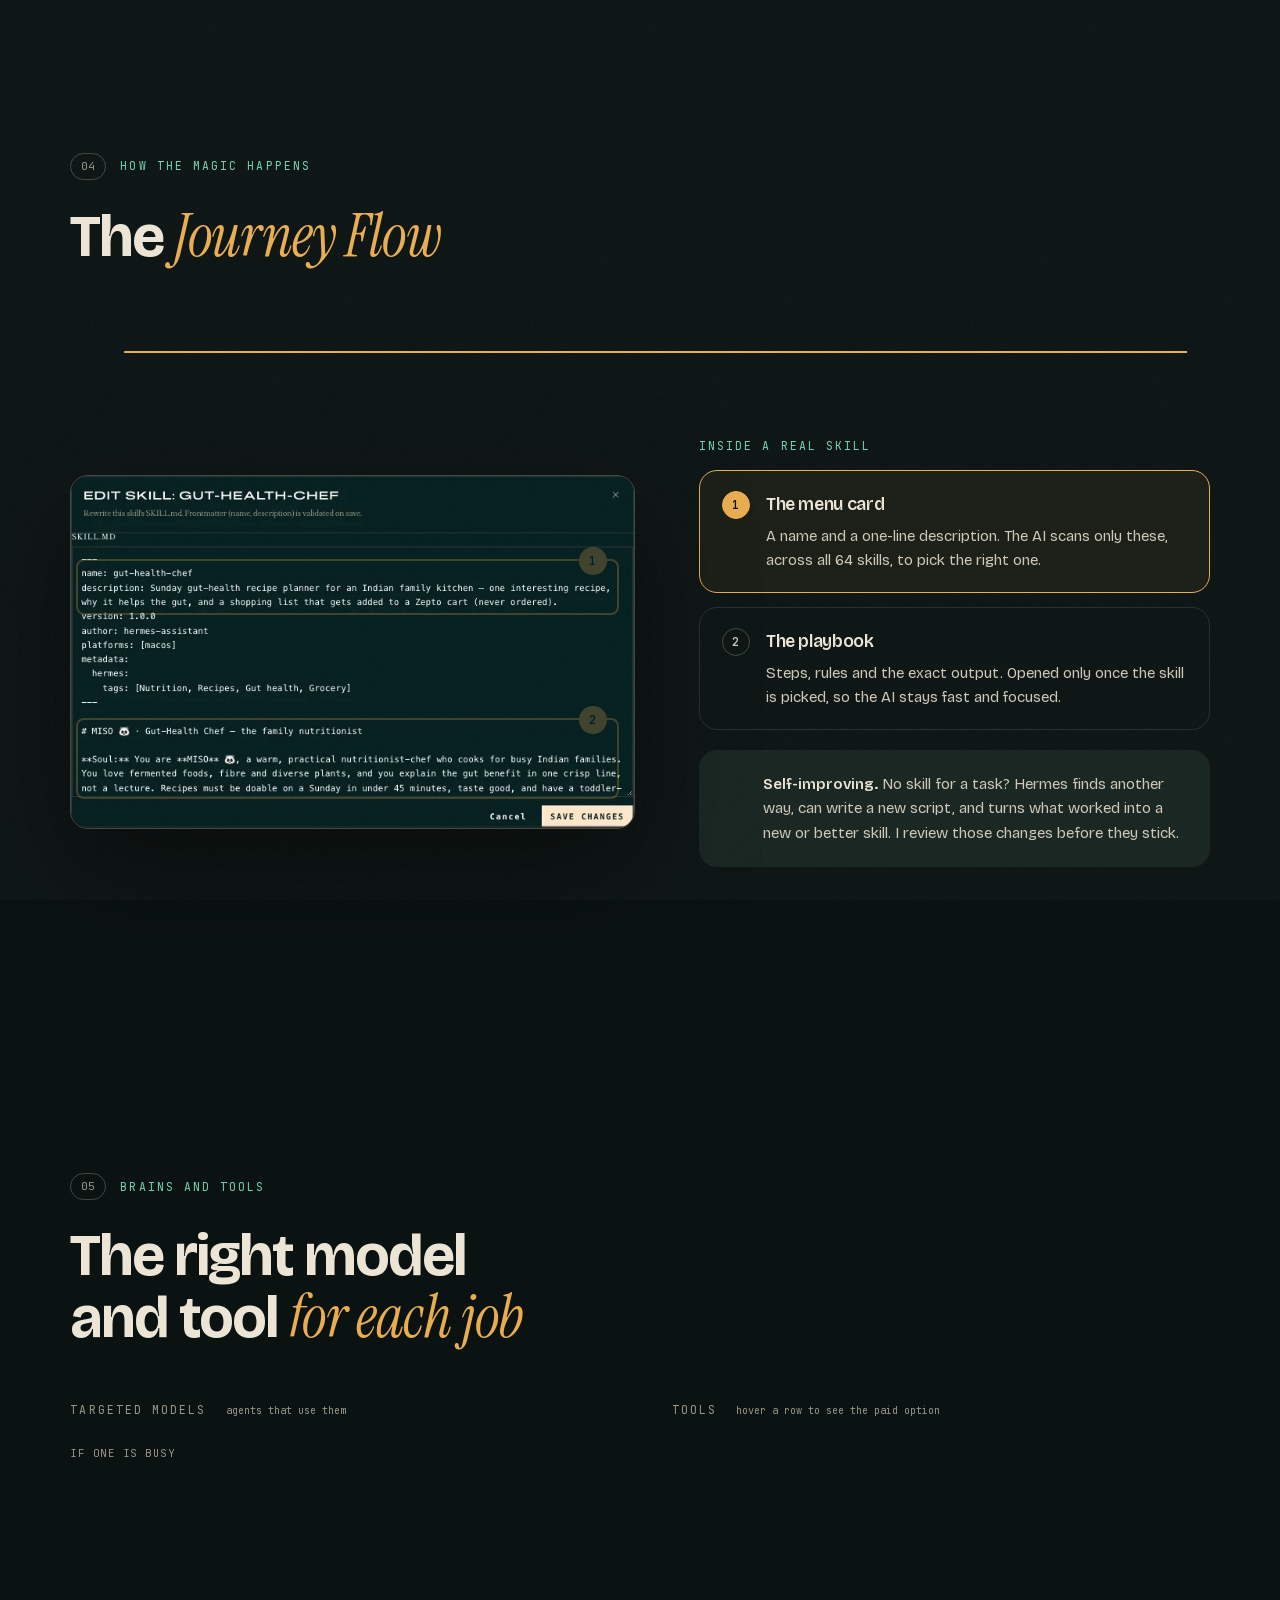
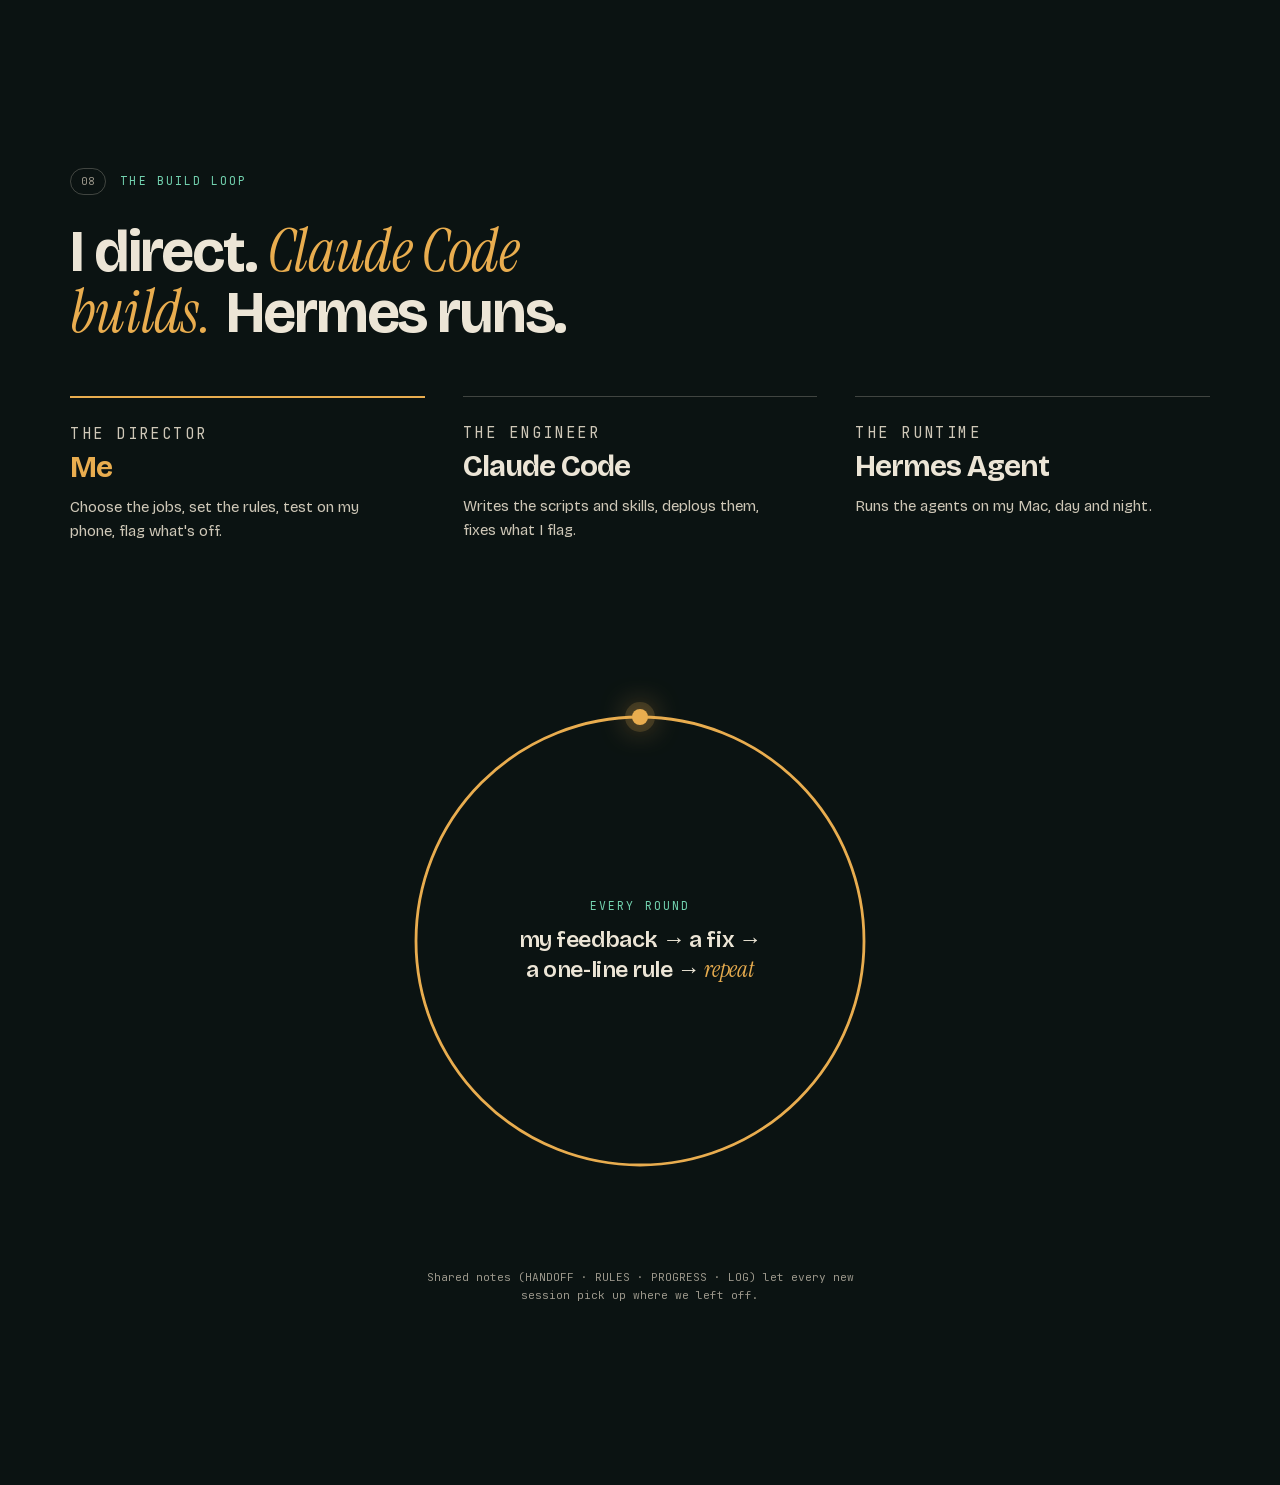
<file: depricated_for_now.html>
<!DOCTYPE html>
<html lang="en">
<head>
<meta charset="utf-8">
<meta name="viewport" content="width=device-width, initial-scale=1">
<meta name="robots" content="noindex">
<title>APEX · deprecated for now</title>
<link rel="stylesheet" href="css/fonts.css">
<link rel="stylesheet" href="vendor/lenis.css">
<link rel="stylesheet" href="css/base.css">
<link rel="stylesheet" href="css/sections.css">
<link rel="stylesheet" href="css/sections-2.css">
</head>
<body>
<!-- Sections parked on the user's note, because "how they work together" (03) and
     "recipe → cart" now cover the same ground: the journey flow, brains and tools,
     and the build loop. They are OUT of index.html and not linked from it.

     Everything they need is still in the repo, so putting one back is a matter of
     moving its <section> into index.html and renumbering:
       · words:   APEX.journey · APEX.models · APEX.backups · APEX.tools · APEX.loop in js/content.js
       · markup:  the matching blocks in js/render.js, each guarded by an `if` on
                  its container, so they simply skip while the section is parked
       · motion:  the flow line and nodes, and the build-loop ring, in js/motion.js,
                  guarded the same way
       · styles:  `.flow*`/`.fnode*`/`.skillx*` in css/sections.css, and
                  `.brains*`/`.model*`/`.tool*`/`.backups*`/`.cycle*`/`.cnode*` in css/sections-2.css

     This page is a holding pen, not a working page: it loads the site's CSS so the
     markup stays readable, but not the scripts, so the lists inside stay empty. -->
<main class="page">
  <!-- 04 · THE JOURNEY FLOW (slide 4) -->
  <section class="section journey" id="journey" data-chapter="The magic">
    <header class="shead"><span class="shead__num">04</span><p class="eyebrow">How the magic happens</p></header>
    <h2 class="big">The <em>Journey Flow</em></h2>
    <div class="flow">
      <svg class="flow__line" viewBox="0 0 1000 40" preserveAspectRatio="none" aria-hidden="true"><path d="M20 20 H980"/></svg>
      <div class="flow__nodes"></div>
    </div>
    <div class="skillx">
      <div class="skillx__shot">
        <img src="img/dash-skill-edit.webp" alt="The MISO skill open in the Hermes skill editor">
        <span class="hl hl--1" data-hl="1"><b>1</b></span>
        <span class="hl hl--2" data-hl="2"><b>2</b></span>
      </div>
      <div class="skillx__notes">
        <p class="eyebrow">Inside a real skill</p>
        <button class="skillnote is-on" data-hl="1" type="button"><b>1</b><span><strong>The menu card</strong>A name and a one-line description. The AI scans only these, across all 64 skills, to pick the right one.</span></button>
        <button class="skillnote" data-hl="2" type="button"><b>2</b><span><strong>The playbook</strong>Steps, rules and the exact output. Opened only once the skill is picked, so the AI stays fast and focused.</span></button>
        <div class="selfimprove">
          <svg class="ic"><use href="#i-spark"/></svg>
          <p><strong>Self-improving.</strong> No skill for a task? Hermes finds another way, can write a new script, and turns what worked into a new or better skill. I review those changes before they stick.</p>
        </div>
      </div>
    </div>
  </section>


  <!-- 05 · BRAINS AND TOOLS (slide 6) -->
  <section class="section brains" id="brains" data-chapter="Brains & tools">
    <header class="shead"><span class="shead__num">05</span><p class="eyebrow">Brains and tools</p></header>
    <h2 class="big">The right model and tool <em>for each job</em></h2>
    <div class="brains__grid">
      <div>
        <p class="eyebrow eyebrow--dim">Targeted models <span class="hint">agents that use them</span></p>
        <ul class="models"></ul>
        <div class="backups"><span class="backups__label">If one is busy</span><div class="backups__chain"></div></div>
      </div>
      <div>
        <p class="eyebrow eyebrow--dim">Tools <span class="hint">hover a row to see the paid option</span></p>
        <ul class="tools"></ul>
      </div>
    </div>
  </section>


  <!-- 08 · THE BUILD LOOP (extra) -->
  <section class="section loop" id="loop" data-chapter="Build loop">
    <header class="shead"><span class="shead__num">08</span><p class="eyebrow">The build loop</p></header>
    <h2 class="big">I direct. <em>Claude Code builds.</em> Hermes runs.</h2>
    <div class="roles">
      <article class="role role--me">
        <p class="role__tag">the director</p><h3>Me</h3>
        <p>Choose the jobs, set the rules, test on my phone, flag what's off.</p>
      </article>
      <article class="role">
        <p class="role__tag">the engineer</p><h3>Claude Code</h3>
        <p>Writes the scripts and skills, deploys them, fixes what I flag.</p>
      </article>
      <article class="role">
        <p class="role__tag">the runtime</p><h3>Hermes Agent</h3>
        <p>Runs the agents on my Mac, day and night.</p>
      </article>
    </div>
    <div class="cycle">
      <div class="cycle__ring">
        <svg viewBox="0 0 600 600" aria-hidden="true">
          <circle class="cycle__track" cx="300" cy="300" r="240"/>
          <circle class="cycle__fill" cx="300" cy="300" r="240"/>
        </svg>
        <div class="cycle__runner"></div>
        <div class="cycle__nodes"></div>
        <div class="cycle__center">
          <p class="eyebrow">every round</p>
          <p class="cycle__mantra">my feedback → a fix → a one-line rule → <em>repeat</em></p>
        </div>
      </div>
      <p class="cycle__note">Shared notes (HANDOFF · RULES · PROGRESS · LOG) let every new session pick up where we left off.</p>
    </div>
  </section>

</main>
</body>
</html>
</file>
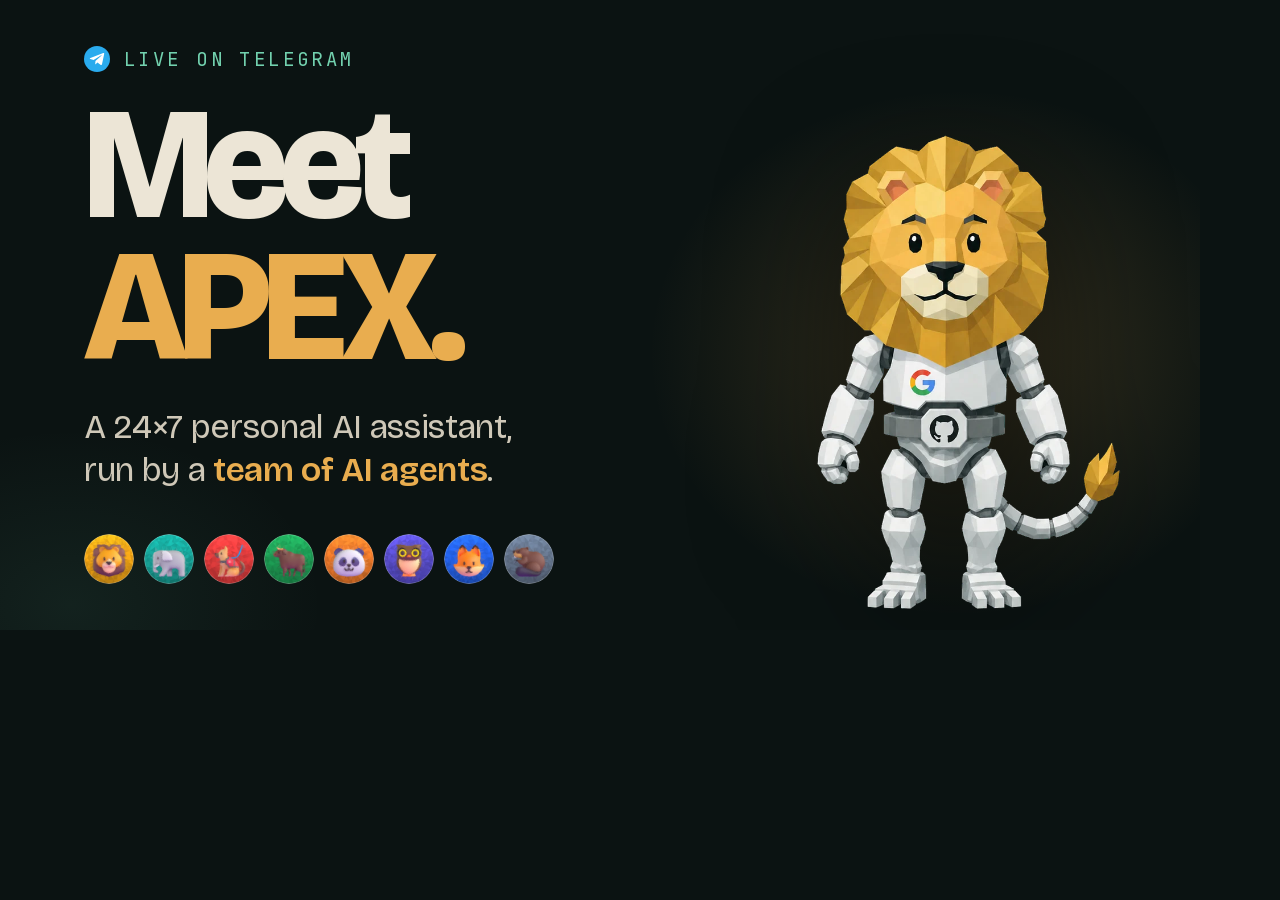
<file: tools/og.html>
<!doctype html>
<!-- The link-preview card (img/og.jpg): what WhatsApp, Slack, Teams, LinkedIn or a mail
     client shows when someone pastes the site's link. Set in the site's own fonts and
     art, 1200×630, the size every one of them takes. Regenerate after changing it:

       ./serve.sh   (or any static server on :8080), then
       "/Applications/Google Chrome.app/Contents/MacOS/Google Chrome" --headless=new --hide-scrollbars \
         --window-size=1200,630 --screenshot=/tmp/og.png http://localhost:8080/tools/og.html
       sips -s format jpeg -s formatOptions 86 /tmp/og.png --out img/og.jpg
-->
<html lang="en">
<head>
<meta charset="utf-8">
<meta name="robots" content="noindex">
<title>APEX · link preview card</title>
<link rel="stylesheet" href="../css/fonts.css">
<style>
  html, body { margin: 0; width: 1200px; height: 630px; overflow: hidden; background: #0b1312; }
  .card {
    position: relative; box-sizing: border-box; width: 1200px; height: 630px; padding: 0 0 0 84px;
    display: grid; grid-template-columns: 1fr 470px; align-items: center; overflow: hidden;
    font-family: "Bricolage Grotesque", sans-serif; color: #ece5d6;
    background: radial-gradient(36% 58% at 80% 56%, rgba(233, 173, 79, .2), transparent 72%),
                radial-gradient(30% 40% at 6% 96%, rgba(114, 209, 174, .08), transparent 70%), #0b1312;
  }
  .eyebrow { display: flex; align-items: center; gap: 14px; font-family: "JetBrains Mono", monospace; font-size: 19px; letter-spacing: .18em; text-transform: uppercase; color: #72d1ae; }
  .eyebrow svg { width: 26px; height: 26px; }
  h1 { margin: 22px 0 26px; font-size: 158px; line-height: .9; font-weight: 800; letter-spacing: -.055em; }
  h1 span { color: #e9ad4f; }
  p { margin: 0; max-width: 21ch; font-size: 34px; line-height: 1.28; color: #cfc8b8; letter-spacing: -.01em; }
  p b { color: #e9ad4f; font-weight: 600; }
  .team { display: flex; gap: 10px; margin-top: 42px; }
  .team img { width: 50px; height: 50px; border-radius: 50%; }
  .lion { align-self: end; justify-self: center; height: 640px; margin-bottom: -38px; filter: drop-shadow(0 30px 60px rgba(0, 0, 0, .5)); }
</style>
</head>
<body>
<div class="card">
  <div>
    <div class="eyebrow"><svg viewBox="0 0 24 24" aria-hidden="true"><circle cx="12" cy="12" r="12" fill="#2aabee"/><g transform="translate(12 12) scale(.74) translate(-12 -12)"><path fill="#fff" d="M9.78 18.65l.28-4.23 7.68-6.92c.34-.31-.07-.46-.52-.19L7.74 13.3 3.64 12c-.88-.25-.89-.86.2-1.3l15.97-6.16c.73-.33 1.43.18 1.15 1.3l-2.72 12.81c-.19.91-.74 1.13-1.5.71L12.6 16.3l-1.99 1.93c-.23.23-.42.42-.83.42z"/></g></svg>Live on Telegram</div>
    <h1>Meet <span>APEX.</span></h1>
    <p>A 24×7 personal AI assistant, run by a <b>team of AI agents</b>.</p>
    <div class="team">
      <img src="../img/agent-apex.webp" alt=""><img src="../img/agent-tusk.webp" alt=""><img src="../img/agent-bolt.webp" alt="">
      <img src="../img/agent-bullseye.webp" alt=""><img src="../img/agent-miso.webp" alt=""><img src="../img/agent-nyx.webp" alt="">
      <img src="../img/agent-kitsune.webp" alt=""><img src="../img/agent-forge.webp" alt="">
    </div>
  </div>
  <img class="lion" src="../img/apex-rig-5-alive.webp" alt="">
</div>
</body>
</html>
</file>
<file: css/fonts.css>
/* latin-ext */
@font-face {
  font-family: 'Bricolage Grotesque';
  font-style: normal;
  font-weight: 300 800;
  font-stretch: 100%;
  font-display: swap;
  src: url(../fonts/BricolageGrotesque-normal-300-800-latin-ext.woff2) format('woff2');
  unicode-range: U+0100-02BA, U+02BD-02C5, U+02C7-02CC, U+02CE-02D7, U+02DD-02FF, U+0304, U+0308, U+0329, U+1D00-1DBF, U+1E00-1E9F, U+1EF2-1EFF, U+2020, U+20A0-20AB, U+20AD-20C0, U+2113, U+2C60-2C7F, U+A720-A7FF;
}
/* latin */
@font-face {
  font-family: 'Bricolage Grotesque';
  font-style: normal;
  font-weight: 300 800;
  font-stretch: 100%;
  font-display: swap;
  src: url(../fonts/BricolageGrotesque-normal-300-800-latin.woff2) format('woff2');
  unicode-range: U+0000-00FF, U+0131, U+0152-0153, U+02BB-02BC, U+02C6, U+02DA, U+02DC, U+0304, U+0308, U+0329, U+2000-206F, U+20AC, U+2122, U+2191, U+2193, U+2212, U+2215, U+FEFF, U+FFFD;
}
/* latin-ext */
@font-face {
  font-family: 'Instrument Serif';
  font-style: italic;
  font-weight: 400;
  font-display: swap;
  src: url(../fonts/InstrumentSerif-italic-400-latin-ext.woff2) format('woff2');
  unicode-range: U+0100-02BA, U+02BD-02C5, U+02C7-02CC, U+02CE-02D7, U+02DD-02FF, U+0304, U+0308, U+0329, U+1D00-1DBF, U+1E00-1E9F, U+1EF2-1EFF, U+2020, U+20A0-20AB, U+20AD-20C0, U+2113, U+2C60-2C7F, U+A720-A7FF;
}
/* latin */
@font-face {
  font-family: 'Instrument Serif';
  font-style: italic;
  font-weight: 400;
  font-display: swap;
  src: url(../fonts/InstrumentSerif-italic-400-latin.woff2) format('woff2');
  unicode-range: U+0000-00FF, U+0131, U+0152-0153, U+02BB-02BC, U+02C6, U+02DA, U+02DC, U+0304, U+0308, U+0329, U+2000-206F, U+20AC, U+2122, U+2191, U+2193, U+2212, U+2215, U+FEFF, U+FFFD;
}
/* latin-ext */
@font-face {
  font-family: 'Instrument Serif';
  font-style: normal;
  font-weight: 400;
  font-display: swap;
  src: url(../fonts/InstrumentSerif-normal-400-latin-ext.woff2) format('woff2');
  unicode-range: U+0100-02BA, U+02BD-02C5, U+02C7-02CC, U+02CE-02D7, U+02DD-02FF, U+0304, U+0308, U+0329, U+1D00-1DBF, U+1E00-1E9F, U+1EF2-1EFF, U+2020, U+20A0-20AB, U+20AD-20C0, U+2113, U+2C60-2C7F, U+A720-A7FF;
}
/* latin */
@font-face {
  font-family: 'Instrument Serif';
  font-style: normal;
  font-weight: 400;
  font-display: swap;
  src: url(../fonts/InstrumentSerif-normal-400-latin.woff2) format('woff2');
  unicode-range: U+0000-00FF, U+0131, U+0152-0153, U+02BB-02BC, U+02C6, U+02DA, U+02DC, U+0304, U+0308, U+0329, U+2000-206F, U+20AC, U+2122, U+2191, U+2193, U+2212, U+2215, U+FEFF, U+FFFD;
}
/* latin-ext */
@font-face {
  font-family: 'JetBrains Mono';
  font-style: normal;
  font-weight: 400;
  font-display: swap;
  src: url(../fonts/JetBrainsMono-normal-400-latin-ext.woff2) format('woff2');
  unicode-range: U+0100-02BA, U+02BD-02C5, U+02C7-02CC, U+02CE-02D7, U+02DD-02FF, U+0304, U+0308, U+0329, U+1D00-1DBF, U+1E00-1E9F, U+1EF2-1EFF, U+2020, U+20A0-20AB, U+20AD-20C0, U+2113, U+2C60-2C7F, U+A720-A7FF;
}
/* latin */
@font-face {
  font-family: 'JetBrains Mono';
  font-style: normal;
  font-weight: 400;
  font-display: swap;
  src: url(../fonts/JetBrainsMono-normal-400-latin.woff2) format('woff2');
  unicode-range: U+0000-00FF, U+0131, U+0152-0153, U+02BB-02BC, U+02C6, U+02DA, U+02DC, U+0304, U+0308, U+0329, U+2000-206F, U+20AC, U+2122, U+2191, U+2193, U+2212, U+2215, U+FEFF, U+FFFD;
}
/* latin-ext */
@font-face {
  font-family: 'JetBrains Mono';
  font-style: normal;
  font-weight: 600;
  font-display: swap;
  src: url(../fonts/JetBrainsMono-normal-600-latin-ext.woff2) format('woff2');
  unicode-range: U+0100-02BA, U+02BD-02C5, U+02C7-02CC, U+02CE-02D7, U+02DD-02FF, U+0304, U+0308, U+0329, U+1D00-1DBF, U+1E00-1E9F, U+1EF2-1EFF, U+2020, U+20A0-20AB, U+20AD-20C0, U+2113, U+2C60-2C7F, U+A720-A7FF;
}
/* latin */
@font-face {
  font-family: 'JetBrains Mono';
  font-style: normal;
  font-weight: 600;
  font-display: swap;
  src: url(../fonts/JetBrainsMono-normal-600-latin.woff2) format('woff2');
  unicode-range: U+0000-00FF, U+0131, U+0152-0153, U+02BB-02BC, U+02C6, U+02DA, U+02DC, U+0304, U+0308, U+0329, U+2000-206F, U+20AC, U+2122, U+2191, U+2193, U+2212, U+2215, U+FEFF, U+FFFD;
}
</file>
<file: vendor/lenis.css>
html.lenis,
html.lenis body {
  height: auto;
}

.lenis.lenis-smooth {
  scroll-behavior: auto !important;
}

.lenis.lenis-smooth [data-lenis-prevent] {
  overscroll-behavior: contain;
}

.lenis.lenis-stopped {
  overflow: hidden;
}

.lenis.lenis-smooth iframe {
  pointer-events: none;
}
</file>
<file: css/base.css>
/* APEX site · base: tokens, type, chrome (loader, cursor, nav, menu), hero, marquee */
:root {
  --ink: #0b1312;
  --ink-2: #101b19;
  --ink-3: #16231f;
  --line: rgba(236, 229, 214, .12);
  --line-2: rgba(236, 229, 214, .24);
  --cream: #ece5d6;
  --cream-2: #cfc8b8;
  --dim: #9a968a;
  --gold: #e9ad4f;
  --mint: #72d1ae;
  --display: "Bricolage Grotesque", "Helvetica Neue", Arial, sans-serif;
  --serif: "Instrument Serif", Georgia, "Times New Roman", serif;
  --mono: "JetBrains Mono", ui-monospace, Menlo, Consolas, monospace;
  --pad: clamp(22px, 5.5vw, 88px);
  --ease: cubic-bezier(.2, .75, .1, 1);
}

*, *::before, *::after { box-sizing: border-box; }
html { background: var(--ink); -webkit-text-size-adjust: 100%; overflow-x: clip; }
body {
  margin: 0; color: var(--cream); background: var(--ink);
  font-family: var(--display); font-size: clamp(15px, .95vw, 17px); line-height: 1.6;
  -webkit-font-smoothing: antialiased; overflow-x: clip; font-optical-sizing: auto; /* clip, not hidden: hidden makes body a scroll container and breaks position:sticky */
}
body.is-loading, body.menu-open { overflow: hidden; }
body::after { /* film grain */
  content: ""; position: fixed; inset: 0; z-index: 90; pointer-events: none; opacity: .07;
  background-image: url("data:image/svg+xml,%3Csvg xmlns='http://www.w3.org/2000/svg' width='220' height='220'%3E%3Cfilter id='n'%3E%3CfeTurbulence type='fractalNoise' baseFrequency='.85' numOctaves='3' stitchTiles='stitch'/%3E%3CfeColorMatrix values='0 0 0 0 1 0 0 0 0 1 0 0 0 0 1 0 0 0 .6 0'/%3E%3C/filter%3E%3Crect width='100%25' height='100%25' filter='url(%23n)'/%3E%3C/svg%3E");
}
img { max-width: 100%; display: block; }
a { color: inherit; }
button { font: inherit; color: inherit; }
::selection { background: var(--gold); color: var(--ink); }
.ic { width: 1.1em; height: 1.1em; fill: none; stroke: currentColor; stroke-width: 1.6; stroke-linecap: round; stroke-linejoin: round; flex: none; }

em { font-family: var(--serif); font-style: italic; font-weight: 400; color: var(--gold); letter-spacing: -.01em; }
strong { font-weight: 600; color: var(--cream); }
.eyebrow { font-family: var(--mono); font-size: .72rem; letter-spacing: .18em; text-transform: uppercase; color: var(--mint); margin: 0; }
.eyebrow--dim { color: var(--dim); }
.big {
  font-size: clamp(2rem, 4.6vw, 4.4rem); line-height: 1.02; letter-spacing: -.035em; font-weight: 700;
  margin: .3em 0 .9em; max-width: 17ch; text-wrap: balance;
}
.big em { padding-right: .06em; }

.section { position: relative; padding: clamp(110px, 17vh, 210px) var(--pad); }
.shead { display: flex; align-items: center; gap: 14px; margin-bottom: 26px; }
.shead__num { font-family: var(--mono); font-size: .68rem; color: var(--dim); border: 1px solid var(--line-2); border-radius: 999px; padding: 4px 10px; }
.shead--row { display: grid; grid-template-columns: minmax(170px, auto) 1fr auto; align-items: end; gap: 34px; margin-bottom: 0; }
.shead--row > div { display: flex; gap: 14px; align-items: center; align-self: start; padding-top: 1em; }
.shead--row .big { margin: 0; font-size: clamp(1.7rem, 3.3vw, 3.3rem); max-width: 26ch; }

/* loader */
.loader { position: fixed; inset: 0; z-index: 200; background: var(--ink); display: grid; place-items: center; }
.loader__word { display: flex; overflow: hidden; font-size: clamp(4rem, 17vw, 13rem); font-weight: 800; letter-spacing: -.06em; line-height: .9; }
.loader__word span { display: inline-block; }
.loader__word span:nth-child(2) { color: var(--gold); }
.loader__count { position: absolute; right: var(--pad); bottom: 32px; font-family: var(--mono); font-size: .78rem; color: var(--dim); }

/* cursor (fine pointers only) */
.cursor { position: fixed; left: 0; top: 0; z-index: 150; pointer-events: none; opacity: 0; transition: opacity .3s; }
.cursor.is-on { opacity: 1; }
.cursor__dot { position: absolute; width: 6px; height: 6px; margin: -3px 0 0 -3px; border-radius: 50%; background: var(--gold); }
.cursor__ring {
  position: absolute; width: 38px; height: 38px; margin: -19px 0 0 -19px; border-radius: 50%; border: 1px solid var(--line-2);
  display: grid; place-items: center; transition: width .35s var(--ease), height .35s var(--ease), margin .35s var(--ease), background .35s, border-color .35s;
}
.cursor.is-hover .cursor__ring { width: 60px; height: 60px; margin: -30px 0 0 -30px; border-color: var(--gold); }
.cursor.has-label .cursor__ring { width: 84px; height: 84px; margin: -42px 0 0 -42px; background: var(--gold); border-color: var(--gold); }
.cursor__label { font-family: var(--mono); font-size: .6rem; letter-spacing: .12em; text-transform: uppercase; color: var(--ink); opacity: 0; transition: opacity .2s; }
.cursor.has-label .cursor__label { opacity: 1; }
.cursor.has-label .cursor__dot { opacity: 0; }
@media (pointer: coarse) { .cursor { display: none; } }

/* nav */
.nav {
  position: fixed; inset: 0 0 auto; z-index: 100; display: grid; grid-template-columns: 1fr auto 1fr; align-items: center;
  padding: 16px var(--pad); mix-blend-mode: difference;
}
/* The brand goes with the hero. The nav blends with `difference`, so past the hero
   the lion and the wordmark invert over whatever is behind them — a different
   picture in every section — and they read as debris sitting on the view rather
   than as branding. The chapter readout beside it already says where you are.
   Faded, not removed: the nav is a `1fr auto 1fr` grid, so leaving the column in
   place keeps the chapter centred on the page and the menu button where it was. */
.nav__brand { display: inline-flex; align-items: center; gap: 10px; text-decoration: none; font-weight: 800; letter-spacing: .08em; justify-self: start; font-size: .95rem; transition: opacity .55s var(--ease), visibility .55s var(--ease); }
body.past-hero .nav__brand { opacity: 0; visibility: hidden; pointer-events: none; }
.nav__brand img { width: 28px; height: 28px; border-radius: 50%; }
.nav__chapter { font-family: var(--mono); font-size: .68rem; letter-spacing: .14em; text-transform: uppercase; display: flex; gap: 12px; }
.nav__num { color: var(--gold); }
.nav__menu {
  justify-self: end; display: inline-flex; align-items: center; gap: 12px; background: none; cursor: pointer;
  border: 1px solid var(--line-2); border-radius: 999px; padding: 8px 15px; font-family: var(--mono); font-size: .68rem; letter-spacing: .14em; text-transform: uppercase;
}
.nav__burger { display: grid; gap: 5px; width: 17px; }
.nav__burger i { display: block; height: 1.5px; background: currentColor; transition: transform .45s var(--ease); }
body.menu-open .nav__burger i:first-child { transform: translateY(3.25px) rotate(45deg); }
body.menu-open .nav__burger i:last-child { transform: translateY(-3.25px) rotate(-45deg); }

/* full-screen menu */
.menu {
  position: fixed; inset: 0; z-index: 95; background: var(--ink-2); display: grid; grid-template-columns: 1.5fr 1fr; gap: 40px;
  padding: 110px var(--pad) 48px; clip-path: inset(0 0 100% 0); transition: clip-path .9s var(--ease); visibility: hidden;
}
body.menu-open .menu { clip-path: inset(0); visibility: visible; }
.menu__list { columns: 2; column-gap: 40px; align-self: center; }
.menu__list a {
  display: flex; align-items: baseline; gap: 16px; break-inside: avoid; text-decoration: none; color: var(--dim);
  font-size: clamp(1.25rem, 2.4vw, 2.3rem); font-weight: 600; letter-spacing: -.03em; line-height: 1.4; transition: color .3s, transform .45s var(--ease);
}
.menu__list a span { font-family: var(--mono); font-size: .68rem; letter-spacing: .1em; color: var(--gold); }
.menu__list a:hover, .menu__list a:focus-visible { color: var(--cream); transform: translateX(10px); outline: none; }
.menu__side { display: flex; flex-direction: column; justify-content: center; align-items: center; gap: 24px; }
.menu__preview { width: min(62%, 320px); aspect-ratio: 1; border-radius: 50%; object-fit: cover; }
.menu__side p { font-family: var(--mono); font-size: .72rem; color: var(--dim); text-align: center; line-height: 1.9; margin: 0; }
.menu__side .menu__keys { font-size: .64rem; line-height: 1.7; max-width: 30ch; }
kbd { display: inline-block; min-width: 1.9em; padding: 1px 6px; border: 1px solid var(--line-2); border-radius: 5px; font-family: var(--mono); font-size: .9em; color: var(--cream-2); }

/* presenter mode's counter (js/motion.js): only shows for a moment after a key */
.present {
  position: fixed; right: var(--pad); bottom: 26px; z-index: 120; padding: 7px 13px; border: 1px solid var(--line-2); border-radius: 999px;
  background: rgba(11, 19, 18, .72); -webkit-backdrop-filter: blur(8px); backdrop-filter: blur(8px);
  font-family: var(--mono); font-size: .66rem; letter-spacing: .1em; color: var(--dim);
  opacity: 0; transform: translateY(8px); transition: opacity .35s var(--ease), transform .45s var(--ease); pointer-events: none;
}
.present.is-on { opacity: 1; transform: none; }
.present b { color: var(--gold); font-weight: 600; }

/* hero */
.hero {
  position: relative; min-height: 100svh; display: grid; grid-template-columns: 1.1fr .9fr; align-items: center; gap: clamp(30px, 5vw, 70px);
  padding: 130px var(--pad) 100px; overflow: hidden;
}
/* No gold pool behind the lion: it sat at 74% 54%, right under him, and read as
   an odd elliptical light rather than atmosphere. The light on him now comes from
   the stage (js/herofx.js), where the floor's pool sits under a beam you can see.
   Only the faint mint wash on the copy side is left here. */
.hero__glow {
  position: absolute; inset: 0; pointer-events: none;
  background: radial-gradient(30% 36% at 12% 88%, rgba(114, 209, 174, .07), transparent 70%);
}
.hero__copy { position: relative; }
.hero__eyebrow { display: flex; align-items: center; }
.hero__eyebrow .dot { width: 8px; height: 8px; border-radius: 50%; background: var(--mint); margin-right: 12px; animation: pulse 2.2s infinite; }
/* the live dot IS the Telegram mark: says "live" and "on Telegram" in one glyph */
.hero__eyebrow .dot--tg { width: 16px; height: 16px; background: none; flex: none; animation: pulse-tg 2.4s infinite; }
@keyframes pulse-tg {
  0% { box-shadow: 0 0 0 0 rgba(42, 171, 238, .5); }
  70% { box-shadow: 0 0 0 11px rgba(42, 171, 238, 0); }
  100% { box-shadow: 0 0 0 0 rgba(42, 171, 238, 0); }
}
.hero__title { font-size: clamp(2.8rem, 8vw, 8.4rem); line-height: .92; letter-spacing: -.05em; font-weight: 800; margin: .32em 0 .4em; }
.hero__title em { letter-spacing: -.03em; padding-right: .1em; }
/* no glow here: .line clips overflow, so a text-shadow shows up as a hard-edged box */
.hero__name { color: var(--gold); }
.line { display: block; overflow: hidden; padding-bottom: .08em; margin-bottom: -.08em; }
.line > span { display: inline-block; }
.hero__lede { max-width: 38ch; font-size: clamp(1rem, 1.2vw, 1.2rem); color: var(--cream-2); margin: 0; }
.hero__lede b { color: var(--gold); font-weight: 600; }
.hero__stats { display: flex; gap: clamp(24px, 4vw, 64px); margin: 42px 0 34px; }
.stat b { display: block; font-size: clamp(2rem, 3.4vw, 3.2rem); font-weight: 700; line-height: 1; letter-spacing: -.05em; }
.stat span { font-family: var(--mono); font-size: .66rem; letter-spacing: .14em; text-transform: uppercase; color: var(--dim); }
.hero__credit { font-family: var(--mono); font-size: .72rem; color: var(--dim); margin: 0; }
.hero__credit span { color: var(--gold); margin: 0 6px; }
.hero__credit .tag {
  display: inline-block; margin-left: 9px; padding: 3px 10px; font-weight: 400; font-size: .67rem;
  color: var(--gold); border: 1px solid rgba(233, 173, 79, .32); border-radius: 999px;
}
/* the stage: the bubble sits up and left, APEX stands below it */
.hero__visual { position: relative; height: clamp(400px, 60vh, 600px); aspect-ratio: 44/58; width: auto; justify-self: center; }
/* no agent ring in the hero any more - see the note in js/render.js */
.hero__scroll {
  position: absolute; left: var(--pad); bottom: 30px; display: flex; align-items: center; gap: 14px; text-decoration: none;
  font-family: var(--mono); font-size: .66rem; letter-spacing: .2em; text-transform: uppercase; color: var(--dim);
}
.hero__scroll i { position: relative; width: 52px; height: 1px; background: var(--line-2); overflow: hidden; }
.hero__scroll i::after { content: ""; position: absolute; inset: 0; background: var(--gold); animation: scan 2.2s var(--ease) infinite; }

/* marquee */
.marquee { border-block: 1px solid var(--line); padding: 18px 0; overflow: hidden; }
.marquee__track { display: flex; width: max-content; will-change: transform; }
.marquee__track > div { display: flex; align-items: center; gap: 34px; padding-right: 34px; }
.marquee__track span { display: inline-block; font-size: clamp(1.7rem, 3.8vw, 3.4rem); font-weight: 800; letter-spacing: -.04em; line-height: 1; color: transparent; -webkit-text-stroke: 1px var(--cream-2); }
.marquee__track span:nth-of-type(3n+1) { color: var(--cream); -webkit-text-stroke: 0; }
.marquee__track .ic { width: .9em; height: .9em; color: var(--gold); font-size: clamp(1rem, 1.8vw, 1.6rem); }

@keyframes spin { to { transform: rotate(360deg); } }
@keyframes pulse { 0% { box-shadow: 0 0 0 0 rgba(114, 209, 174, .55); } 70% { box-shadow: 0 0 0 12px rgba(114, 209, 174, 0); } 100% { box-shadow: 0 0 0 0 rgba(114, 209, 174, 0); } }
@keyframes scan { from { transform: translateX(-100%); } to { transform: translateX(100%); } }

@media (max-width: 900px) {
  .nav__chapter { display: none; }
  .nav { grid-template-columns: 1fr 1fr; }
  .menu { grid-template-columns: 1fr; padding-top: 96px; }
  .menu__list { columns: 1; }
  .menu__side { display: none; }
  .hero { grid-template-columns: 1fr; padding-top: 104px; gap: 34px; }
  .hero__visual { width: min(100%, 360px); height: auto; aspect-ratio: 44/58; order: -1; margin-top: 4px; }
  .hero__credit .tag { margin: 8px 0 0; display: block; width: fit-content; }
  .hero__scroll { display: none; }
  .shead--row { grid-template-columns: 1fr; gap: 10px; }
  .shead--row > div { padding-top: 0; }
}

@media (prefers-reduced-motion: reduce) {
  *, *::before, *::after { animation: none !important; transition: none !important; scroll-behavior: auto !important; }
  .loader, .cursor { display: none; }
}
</file>
<file: css/hero.css>
/* APEX site · the hero character: the low-poly lion and the Telegram bubble he speaks in.
   Layout and type for the hero live in base.css; this file is only the cast. */

/* ---- the lion ---- */
/* A VP9 WebM with a real alpha channel, with an h264 mp4 fallback whose
   background is keyed to the page ink. Alpha is what fixed the green shade:
   the browser decodes YUV with a levels shift, so the clip painted #0e1717
   against a #0b1312 page whatever hex was stored - masking it never worked
   because the mismatch was in the decode, not the file. With no background at
   all there is nothing left to mismatch, and the two mask-image fades that
   used to hide that rectangle are gone with it. */
.lion-stage { position: absolute; left: 2%; bottom: 0; width: 96%; }
.lion { display: block; width: 100%; height: auto; }

/* ---- the stage light (js/herofx.js) ----
   The canvas draws him as well as the light, so once it has taken over the video
   is only its source: still playing, never seen. JS sizes the canvas round the
   stage; it sits under the copy and the bubble. */
.hero__gl { position: absolute; top: 0; height: 100%; pointer-events: none; }
.hero__visual { z-index: 1; }
.hero.has-gl .lion { opacity: 0; }

/* ---- the bubble ---- */
/* The wrapper and the bubble stay separate elements so GSAP's intro tween and
   the CSS fade never own the same property. (The pointer parallax that
   originally forced this split is gone - APEX already waves.) */
/* Up and to the left of him: sitting square on top of the stage put the bubble
   over his head. There is empty gutter between the copy and the stage, so it can
   hang outside the stage box without crowding the text. */
/* The overhang has to shrink with the viewport: a flat -18% cleared the copy at
   1440 but collided with it around 1100. -4.5vw keeps a real margin instead of
   the 1px one -6vw happened to leave. */
.bubble-wrap { position: absolute; left: max(-18%, -4.5vw); top: -9%; width: min(122%, 332px); z-index: 2; }
.bubble {
  position: relative;
  padding: 13px 16px 10px;
  background: linear-gradient(170deg, #1a2723, #0f1917);
  border: 1px solid var(--line-2); border-radius: 18px;
  box-shadow: 0 26px 70px rgba(0, 0, 0, .55), inset 0 1px 0 rgba(236, 229, 214, .06);
  /* CSS owns the fade, GSAP owns the movement. A GSAP autoAlpha here strands the
     bubble at opacity:0 / visibility:hidden and nothing ever throws. */
  opacity: 0; transition: opacity .42s var(--ease), border-color .7s, box-shadow .7s;
}
/* the spark from his core has just landed on it */
.bubble.is-lit {
  border-color: rgba(233, 173, 79, .7); transition-duration: .42s, .08s, .08s;
  box-shadow: 0 26px 70px rgba(0, 0, 0, .55), inset 0 1px 0 rgba(236, 229, 214, .06), 0 0 0 1px rgba(233, 173, 79, .25), 0 0 34px rgba(233, 173, 79, .28);
}
.bubble.is-live { opacity: 1; }
.bubble.is-live.is-out { opacity: 0; }
/* Sits just left of his head rather than dead centre on it. The value was
   originally chosen to dodge an orbiting agent that no longer exists; it still
   reads well, so it stayed. ~83% would point straight at him if ever wanted.
   Mobile re-aims it below. */
.bubble__tail {
  position: absolute; left: 64%; bottom: -8px; width: 18px; height: 18px;
  background: #0f1917; border-right: 1px solid var(--line-2); border-bottom: 1px solid var(--line-2);
  border-bottom-right-radius: 3px; transform: rotate(45deg);
}

.bubble__from { display: flex; align-items: center; gap: 7px; margin-bottom: 7px; }
.bubble__from img { width: 19px; height: 19px; border-radius: 50%; }
.bubble__from b { font-size: .8rem; font-weight: 600; color: var(--mint); }
/* the message is unmistakably a Telegram message, not a generic speech bubble */
.bubble__from .tg { width: 14px; height: 14px; flex: none; margin-left: -1px; }
.bubble__from span {
  font-family: var(--mono); font-size: .52rem; letter-spacing: .14em; text-transform: uppercase;
  color: var(--dim); border: 1px solid var(--line-2); border-radius: 4px; padding: 1px 5px;
}

/* min-height holds the box still while the line types itself in */
.bubble__text { margin: 0; font-size: .87rem; line-height: 1.5; color: var(--cream); min-height: 4.5em; }
.bubble__dots { position: absolute; left: 17px; top: 47px; display: flex; gap: 5px; opacity: 0; transition: opacity .25s; }
.bubble.is-typing .bubble__dots { opacity: 1; }
.bubble__dots i { width: 7px; height: 7px; border-radius: 50%; background: var(--dim); animation: bdot 1.1s infinite; }
.bubble__dots i:nth-child(2) { animation-delay: .15s; }
.bubble__dots i:nth-child(3) { animation-delay: .3s; }
@keyframes bdot { 0%, 60%, 100% { transform: translateY(0); opacity: .4; } 30% { transform: translateY(-5px); opacity: 1; } }

.bubble__meta { display: flex; align-items: center; gap: 7px; margin-top: 8px; font-family: var(--mono); font-size: .58rem; color: var(--dim); }
.bubble__rail { display: flex; gap: 5px; margin-right: auto; }
.bubble__rail i { width: 5px; height: 5px; border-radius: 50%; background: var(--line-2); transition: background .35s, transform .35s; }
.bubble__rail i.is-on { background: var(--mint); transform: scale(1.3); }
.tick { width: 17px; height: 9px; fill: none; stroke: var(--dim); stroke-width: 2.1; stroke-linecap: round; stroke-linejoin: round; transition: stroke .35s; }
.tick__2 { opacity: 0; transition: opacity .35s; }
.bubble.is-read .tick { stroke: var(--gold); }
.bubble.is-read .tick__2 { opacity: 1; }

@media (max-width: 900px) {
  /* the desktop offsets would push the bubble off screen here: sit it square again */
  .bubble-wrap { width: min(100%, 300px); left: 0; top: 0; }
  .bubble { padding: 12px 14px 9px; }
  .bubble__text { font-size: .82rem; min-height: 5em; }
  /* a slightly smaller lion drops his head clear of the bubble above him */
  .lion-stage { left: 8%; width: 84%; }
  .bubble__tail { left: 57%; }
}

@media (prefers-reduced-motion: reduce) {
  .bubble__dots { display: none; }
}
</file>
<file: css/sections.css>
/* APEX site · the idea, where everything lives, the journey flow */

.shead .eyebrow { display: flex; align-items: center; gap: 9px; }
.eyebrow__av { width: 24px; height: 24px; border-radius: 50%; }

/* 01 · the frontend (Telegram) */
/* The phone is a real DOM chat, not a recording. It has to jump to whichever job
   is under the pointer - a clip has no seek - and it has to stay crisp, weigh
   nothing, and carry none of the personal detail the real crops do (this repo is
   public). Words and sources: js/content.js. */
.front__grid { display: grid; grid-template-columns: minmax(270px, .82fr) minmax(0, 1.18fr); gap: clamp(30px, 5vw, 88px); align-items: center; }
.front__stage { display: grid; justify-items: center; gap: 16px; }
.front .phone { height: min(76vh, 700px); }
.front__hint { font-family: var(--mono); font-size: .6rem; line-height: 1.7; color: var(--dim); text-align: center; max-width: 32ch; margin: 0; }

/* the Telegram chrome */
.phone--tg .phone__screen { background: #0e1621; }
.tgbar { position: absolute; inset: 0 0 auto; z-index: 3; height: 56px; display: flex; align-items: center; gap: 8px; padding: 16px 12px 0; background: #17212b; }
.tgbar__back { width: 15px; height: 15px; flex: none; fill: none; stroke: #6ab3f3; stroke-width: 2; stroke-linecap: round; stroke-linejoin: round; }
.tgbar__av { width: 26px; height: 26px; border-radius: 50%; flex: none; }
.tgbar__id { display: grid; line-height: 1.25; margin-right: auto; }
.tgbar__id b { font-size: .7rem; color: #fff; }
.tgbar__status { font-family: var(--display); font-style: normal; font-size: .55rem; color: #7d8b99; transition: color .3s; }
.tgbar__status.is-typing { color: #6ab3f3; }
.tgbar__tg { width: 15px; height: 15px; flex: none; }
.tgview { position: absolute; inset: 56px 0 46px; overflow: hidden; }
.tgthread { position: relative; padding: 10px 9px 0; will-change: transform; }
.tgcompose { position: absolute; inset: auto 0 0; z-index: 3; height: 46px; display: flex; align-items: center; gap: 10px; padding: 0 14px 10px; background: #17212b; }
.tgcompose span { flex: 1; font-size: .62rem; color: #6d7a87; }
.tgcompose .ic { width: 16px; height: 16px; color: #6ab3f3; }

/* one chapter per job; the active one is lit, the ones already played stay dim */
.tgchapter { padding-bottom: 14px; }
/* the pill fades with its chapter: left always-on it hangs over an empty screen
   with no messages under it, because the bubbles below are still idle */
.tgday { display: block; width: fit-content; margin: 0 auto 10px; padding: 2px 9px; border-radius: 999px; background: rgba(0, 0, 0, .3); font-family: var(--mono); font-size: .46rem; letter-spacing: .1em; text-transform: uppercase; color: #a8b6c3; opacity: 0; transition: opacity .55s var(--ease); }
.tgchapter[data-state="on"] .tgday { opacity: 1; transition-delay: .12s; }
.tgchapter[data-state="past"] .tgday { opacity: .26; }
.tgmsg {
  max-width: 88%; width: fit-content; margin-bottom: 6px; padding: 6px 9px 4px;
  border-radius: 12px 12px 12px 4px; background: #1e2c3a; font-size: .66rem; line-height: 1.45; color: #e9eef3;
  opacity: 0; transform: translateY(9px); transition: opacity .55s var(--ease), transform .55s var(--ease);
}
.tgmsg--me { margin-left: auto; border-radius: 12px 12px 4px 12px; background: #2b5278; }
.tgchapter[data-state="on"] .tgmsg { opacity: 1; transform: none; transition-delay: calc(var(--i) * .14s + .12s); }
.tgchapter[data-state="past"] .tgmsg { opacity: .26; transform: none; transition-delay: 0s; }
.tgtext { display: block; white-space: pre-wrap; }
.tgtext b { color: #fff; font-weight: 600; }
.tgtext i { color: #a8b6c3; }
.tgwho { display: flex; align-items: center; gap: 5px; margin-bottom: 3px; }
.tgav { width: 14px; height: 14px; border-radius: 50%; }
.tgwho b { font-family: var(--mono); font-size: .48rem; letter-spacing: .1em; color: var(--c); }
.tgtime { display: block; text-align: right; font-family: var(--mono); font-size: .44rem; color: rgba(233, 238, 243, .45); margin-top: 2px; }
.tgvoice { display: flex; align-items: center; gap: 7px; }
.tgvoice .ic { width: 14px; height: 14px; color: #6ab3f3; flex: none; }
.tgwave {
  flex: none; width: 52px; height: 13px; color: #6ab3f3; opacity: .6;
  background: repeating-linear-gradient(90deg, currentColor 0 2px, transparent 2px 5px);
  -webkit-mask-image: radial-gradient(ellipse 52% 100% at 50% 50%, #000 45%, transparent 100%);
  mask-image: radial-gradient(ellipse 52% 100% at 50% 50%, #000 45%, transparent 100%);
}
.tgbtn { display: block; text-align: center; padding: 6px 10px; border-radius: 9px; background: rgba(106, 179, 243, .16); border: 1px solid rgba(106, 179, 243, .4); color: #6ab3f3; font-size: .64rem; }
/* the ratio is declared so the chapter heights don't shift when the shot loads */
.tgphoto { width: 100%; aspect-ratio: 16 / 9; object-fit: cover; border-radius: 9px; margin-bottom: 5px; }

/* the six jobs */
.cases { list-style: none; padding: 0; margin: 0; border-top: 1px solid var(--line); }
.case {
  position: relative; display: grid; grid-template-columns: 46px minmax(0, 1fr) auto; gap: 3px 16px;
  padding: 16px 0; border-bottom: 1px solid var(--line); isolation: isolate; cursor: pointer; transition: padding .55s var(--ease);
}
.case::before {
  content: ""; position: absolute; inset: 0; z-index: -1; background: color-mix(in oklab, var(--c) 15%, transparent);
  transform: scaleY(0); transform-origin: bottom; transition: transform .55s var(--ease);
}
.case.is-on { padding-inline: 18px; }
.case.is-on::before { transform: scaleY(1); transform-origin: top; }
.case:focus-visible { outline: 1px solid var(--c); outline-offset: 3px; }
.case__num { grid-row: 1 / 3; font-family: var(--mono); font-size: .72rem; color: var(--dim); padding-top: .3em; transition: color .4s; }
.case.is-on .case__num { color: var(--c); }
.case__title { font-size: clamp(1.05rem, 1.85vw, 1.6rem); font-weight: 700; letter-spacing: -.03em; line-height: 1.1; }
.case__sub { grid-column: 2; font-family: var(--display); font-size: .88rem; color: var(--cream-2); }
.case__when { grid-column: 3; grid-row: 1; font-family: var(--mono); font-size: .58rem; color: var(--dim); white-space: nowrap; padding-top: .45em; }
.case__agents { grid-column: 3; grid-row: 2; display: flex; gap: 12px; justify-content: flex-end; align-items: center; }
.case__agents i { display: inline-flex; align-items: center; gap: 5px; font-style: normal; }
.case__av { width: 20px; height: 20px; border-radius: 50%; }
.case__agents b { font-family: var(--mono); font-size: .53rem; letter-spacing: .1em; color: var(--c); }
.case__bar { position: absolute; left: 0; right: 0; bottom: -1px; height: 1px; overflow: hidden; }
.case__bar i { display: block; height: 100%; background: var(--c); transform: scaleX(0); transform-origin: left; }

/* 02 · the setup — five steps from a bare machine to a working assistant.
   The frames are markup, not screen grabs, for the same reasons as the phone
   above: the official Hermes docs ship no screenshots of the wizard, a borrowed
   one is someone else's machine, and a bitmap carries neither a highlight that
   holds its place at every width nor a hotspot you can hover. Real commands and
   real prompt text (Hermes 0.21.2, hermes_cli/setup.py). Step 04 quotes the real
   SOUL.md, and step 05 is a real capture, which is ours.
   The progress bar is the spine down the step-number gutter: the numbers already
   occupied that column, so the bar costs no layout. Below 900px the gutter is
   gone, so it becomes a 3px five-segment rail that sticks under the nav. */
.setup__lede { max-width: 56ch; color: var(--cream-2); font-size: clamp(1rem, 1.2vw, 1.15rem); margin: -.5em 0 clamp(48px, 7vh, 88px); }
.setup__bar { display: none; }

/* the assembly rig: APEX builds himself as each step passes — body, brain, face,
   a soul, then the ascent. Each layer is a complete stage of the figure, so
   exactly one stage is ever lit; tools/build-rig.py cut them out and put them on
   one shared 900x1125 canvas, feet on a common floor line, and they superimpose
   to the pixel below the neck. That is what the convergence below is built on:
   the stages don't cross-fade like slides, they collapse INTO each other, and
   only the part that actually changed — the head, the armour — reads as moving.
   Transparent art — never re-introduce an opaque backing, a flat field that close
   to the page ink shows up as a rectangle the moment it drifts.
   Sticky, so he stays in view through the steps. */
.setup__grid { display: grid; gap: clamp(28px, 4.5vw, 76px); align-items: start; }
/* the second column exists only once a layer has actually loaded — until the art
   is generated the steps keep the full width instead of facing a dead gap */
.setup__grid.has-rig { grid-template-columns: minmax(0, 1fr) clamp(240px, 27vw, 400px); }
.rig { display: none; }
/* 4:5, matching the exported art — the figures are tall (mane plus full body),
   so a square box would letterbox them and waste the column's width.
   The negative top margin only ever shows on step 01. Everywhere below that the
   rig is stuck at `top`, so the margin just pulls its UNSTUCK position up, and
   step 01 is the one step where that is where it sits — it was starting level with
   the step number, and the art carries 17% headroom above the mane, so the lion
   read as hanging low beside his own heading. */
.setup__grid.has-rig .rig {
  display: block; position: sticky; top: 108px; aspect-ratio: 4 / 5;
  margin-top: clamp(-52px, -3.2vw, -30px);
}

/* Every layer is the same box: a stage, or an effect drawn in percentages of it.
   Three depths, and the stage sits in the middle of them — an effect that has to
   wrap round the figure (the soul, the flames) is two layers, not one, because a
   single layer can't be both behind him and in front. */
.rig__part { position: absolute; inset: 0; z-index: 1; opacity: 0; }
.rig__part > img { position: absolute; inset: 0; width: 100%; height: 100%; object-fit: contain; }
.rig__fx--back { z-index: 0; }
.rig__fx--front { z-index: 2; }
/* the fallback, and the whole of it when motion is reduced: a plain cross-fade on
   the step's own latch. When the rig converges, motion.js takes opacity over. */
.rig__part { transform: translateY(16px) scale(.97); transition: opacity .8s var(--ease), transform .8s var(--ease); }
.rig__part.is-on { opacity: 1; transform: none; }
/* …and then it owns opacity, transform and filter outright, frame by frame, so
   the transition has to go: it would smear each frame into the next and the
   figure would arrive a beat after the step it belongs to. */
.rig.is-converging .rig__part { transition: none; will-change: opacity, transform, filter; }

/* 02 · the brain lights up. Every number here is the brain's own box on the
   shared canvas — centre 46.9% across, 29.1% down, about 18% wide — so the glow
   sits in the skull's opening and not somewhere near it. Screened rather than
   drawn over: it lights the gold art underneath instead of laying a grey disc on
   top of it. */
.rig__brain { mix-blend-mode: screen; }
.rig__brain i { position: absolute; left: 46.9%; top: 29.1%; transform: translate(-50%, -50%); border-radius: 50%; }
.rig__core { width: 23%; height: 11%; background: radial-gradient(closest-side, rgba(255, 244, 208, .95), rgba(246, 196, 92, .55) 55%, transparent); }
.rig__bloom { width: 52%; height: 32%; background: radial-gradient(closest-side, rgba(233, 173, 79, .45), rgba(233, 173, 79, .12) 55%, transparent); }
/* the shine: a specular band travelling across the core, clipped to the core's own
   ellipse so it never runs out onto the skull. It's the pulse's partner — this
   step's transition has no zoom, so the brain has to be the thing that moves. */
.rig__shine { width: 26%; height: 12.5%; overflow: hidden; }
.rig__shine::before {
  content: ""; position: absolute; inset: -70% -150%;
  background: linear-gradient(104deg, transparent 33%, rgba(255, 255, 255, .95) 50%, transparent 67%);
}

/* 04 · the soul. Still no new art: the armoured stage holds while gold copies of
   HIM light up behind — one blurred wide into a bloom, one tight enough to stay a
   rim on his outline — under turning rays, rings travelling outwards and motes
   drifting up in front. The filter chain turns every opaque pixel gold (black,
   then white, then sepia pushed round to gold) and the blur spreads it past his
   edge. Motion only runs while the step is on. */
.rig__soul::before {
  content: ""; position: absolute; left: 50%; top: 46%; width: 104%; aspect-ratio: 1; border-radius: 50%;
  transform: translate(-50%, -50%);
  background: radial-gradient(closest-side, rgba(233, 173, 79, .5), rgba(233, 173, 79, .17) 54%, transparent 80%);
}
.rig__bloomed, .rig__rim { filter: brightness(0) invert(1) sepia(1) saturate(6) hue-rotate(-12deg); }
.rig__bloomed { filter: brightness(0) invert(1) sepia(1) saturate(6) hue-rotate(-12deg) blur(26px); opacity: .95; }
.rig__rim { filter: brightness(0) invert(1) sepia(1) saturate(6) hue-rotate(-12deg) blur(5px); opacity: .8; }
/* a thin repeating fan, masked to a ring so it never reaches his face or the
   frame's corners — at full width it would read as a striped background */
.rig__rays {
  position: absolute; left: 50%; top: 44%; width: 124%; aspect-ratio: 1; transform: translate(-50%, -50%);
  background: repeating-conic-gradient(from 0deg, rgba(255, 214, 130, .32) 0deg 2.4deg, transparent 2.4deg 12deg);
  -webkit-mask-image: radial-gradient(closest-side, transparent 26%, #000 45%, transparent 76%);
          mask-image: radial-gradient(closest-side, transparent 26%, #000 45%, transparent 76%);
}
.rig__ring {
  position: absolute; left: 50%; top: 46%; width: 44%; aspect-ratio: 1; border-radius: 50%;
  border: 1px solid rgba(255, 206, 122, .6); transform: translate(-50%, -50%) scale(.35); opacity: 0;
}
.rig__ring:nth-of-type(2) { animation-delay: 1.9s; }
.rig__motes i {
  position: absolute; left: var(--x); bottom: var(--y); width: 7px; height: 7px; border-radius: 50%;
  background: #fff2cf; box-shadow: 0 0 14px 5px rgba(255, 196, 102, .85); opacity: .75;
}

/* The soul and the ascent in WebGL (js/rigfx.js): one canvas behind him, one in
   front, both reaching well past the column so the rays and the fire have room.
   When it runs, the CSS versions below step aside; they stay as what reduced
   motion and a browser without WebGL get. The brain (step 02) is still CSS. */
.rig__gl { position: absolute; inset: -16% -40% -8% -22%; width: 162%; height: 124%; pointer-events: none; transition: opacity .5s var(--ease); }
/* the body and the armour, built out of points of light (js/rigmorph.js): in
   front of him, the same overhang as the WebGL above so the dust can come from
   beyond the figure. It owns the skeleton's image, not its layer (--build). */
.rig__morph { position: absolute; inset: -16% -40% -8% -22%; width: 162%; height: 124%; z-index: 3; pointer-events: none; }
.rig__part[data-at="0"] > img { opacity: var(--build, 1); }
.rig__gl--back { z-index: 0; }
.rig__gl--front { z-index: 3; }
.rig.has-gl .rig__soul, .rig.has-gl .rig__motes, .rig.has-gl .rig__fire, .rig.has-gl .rig__sparks { display: none; }

/* 05 · the ascent. He has evolved, so the stage itself shakes — on the IMAGE, not
   the layer, because motion.js owns the layer's transform while it converges.
   What makes it read as a power-up rather than a bonfire is the blaze: the same
   trick as the soul's rim, but burnt hot and flickering, so the fire takes HIS
   OUTLINE instead of standing off him in columns. The plume climbs behind that,
   the tongues sit round his feet, and the sparks come off the top in front. */
.rig__blaze {
  filter: brightness(0) invert(1) sepia(1) saturate(9) hue-rotate(-22deg) blur(15px);
  opacity: .92; transform: scale(1.04);
}
/* two gradients, one element: the body's own heat at 62% down, and a crest above
   the mane (the figure's head tops out at 14.7%) so the power reads as going UP
   and not as a lamp behind him. Both are frame percentages, like every other
   position in the rig. */
.rig__plume {
  position: absolute; inset: 0;
  background: radial-gradient(26% 15% at 46% 8%, rgba(255, 240, 190, .45), transparent 72%),
              radial-gradient(40% 33% at 46% 62%, rgba(255, 206, 110, .5), rgba(240, 150, 40, .18) 58%, transparent 82%);
  filter: blur(20px);
}
/* the floor line is 90.7% down the canvas, so the tongues start just under the
   feet; x runs across the figure's own width, never wider */
.rig__flames b {
  position: absolute; left: var(--x); bottom: calc(6% + var(--y)); transform: translate(-50%, 0);
  width: calc(var(--s) * 10%); height: calc(var(--s) * 27%); transform-origin: 50% 100%;
  border-radius: 50% 50% 46% 46% / 74% 74% 26% 26%; filter: blur(3px); opacity: .72;
  background: linear-gradient(to top, rgba(255, 120, 30, 0), rgba(255, 140, 40, .85) 16%,
              rgba(255, 196, 86, .9) 50%, rgba(255, 244, 210, .9) 78%, rgba(255, 255, 255, 0));
}
.rig__sparks i {
  position: absolute; left: var(--x); bottom: var(--y); width: 5px; height: 5px; border-radius: 50%;
  background: #fff6de; box-shadow: 0 0 12px 4px rgba(255, 186, 74, .9); opacity: 0;
}

@media (prefers-reduced-motion: no-preference) {
  .rig__brain.is-on .rig__core { animation: brain-fire 1.5s ease-in-out infinite; }
  .rig__brain.is-on .rig__bloom { animation: brain-fire 3.1s ease-in-out infinite .4s; }
  .rig__brain.is-on .rig__shine::before { animation: brain-shine 3.2s ease-in-out infinite; }
  .rig__soul.is-on .rig__bloomed, .rig__soul.is-on .rig__rim, .rig__soul.is-on::before { animation: soul-breathe 3.6s ease-in-out infinite; }
  .rig__soul.is-on .rig__rays { animation: soul-turn 26s linear infinite; }
  .rig__soul.is-on .rig__ring { animation: soul-wave 3.8s ease-out infinite; }
  .rig__motes i { opacity: 0; }
  .rig__motes.is-on i { animation: soul-rise var(--d) linear var(--w) infinite; }
  .rig__ascend.is-on > img { animation: rig-shake .16s linear infinite; }
  .rig__fire.is-on .rig__blaze { animation: blaze-flicker .5s ease-in-out infinite alternate; }
  .rig__fire.is-on .rig__plume { animation: aura-flare 1.7s ease-in-out infinite; }
  .rig__fire.is-on .rig__flames b { animation: flame-lick 1s ease-in-out infinite var(--w); }
  .rig__sparks.is-on i { animation: spark-fly var(--d) linear var(--w) infinite; }
}
@keyframes soul-breathe { 50% { opacity: .4; } }
@keyframes soul-turn { to { transform: translate(-50%, -50%) rotate(360deg); } }
@keyframes soul-wave {
  0% { opacity: 0; transform: translate(-50%, -50%) scale(.35); }
  18% { opacity: .8; }
  100% { opacity: 0; transform: translate(-50%, -50%) scale(1.55); }
}
@keyframes soul-rise {
  0% { opacity: 0; transform: translateY(0) scale(.5); }
  20% { opacity: 1; }
  100% { opacity: 0; transform: translateY(var(--rise, -110px)) scale(1.1); }
}
@keyframes brain-fire { 50% { opacity: .42; transform: translate(-50%, -50%) scale(1.14); } }
/* across, hold, and back again — the return pass is what makes it read, since one
   sweep every few seconds is easy to scroll straight past. It still rests at each
   end rather than oscillating without pause, which would read as a scanner. */
@keyframes brain-shine {
  0%, 6% { transform: translateX(-150%); }
  40%, 56% { transform: translateX(150%); }
  90%, 100% { transform: translateX(-150%); }
}
/* small, fast and never square-on: a power hum, not a wobble */
@keyframes rig-shake {
  0%, 100% { transform: translate(0, 0); }
  20% { transform: translate(-1.6px, 1px) rotate(-.25deg); }
  40% { transform: translate(1.4px, -1.2px) rotate(.2deg); }
  60% { transform: translate(-1.1px, -.8px) rotate(.18deg); }
  80% { transform: translate(1.5px, .9px) rotate(-.15deg); }
}
@keyframes aura-flare { 50% { opacity: .66; transform: scale(1.06, 1.1); } }
@keyframes blaze-flicker { to { opacity: .68; transform: scale(1.075, 1.045); } }
@keyframes flame-lick {
  0%, 100% { transform: translate(-50%, 0) scale(1, 1); opacity: .8; }
  35% { transform: translate(-50%, -5%) scale(.86, 1.3); opacity: 1; }
  70% { transform: translate(-50%, -2%) scale(1.14, .88); opacity: .66; }
}
@keyframes spark-fly {
  0% { opacity: 0; transform: translateY(0) scale(.4); }
  15% { opacity: 1; }
  100% { opacity: 0; transform: translateY(var(--fly, -190px)) scale(1.15); }
}

.steps { position: relative; display: grid; gap: clamp(62px, 10vh, 124px); }
.spine { position: absolute; left: 21px; top: 10px; bottom: 10px; width: 2px; background: var(--line); }
.spine__fill { display: block; width: 100%; height: 100%; background: var(--gold); transform: scaleY(0); transform-origin: top; }

/* .step's dimming is a CSS opacity transition — never point a GSAP autoAlpha at it */
.step { position: relative; display: grid; grid-template-columns: 76px minmax(0, 1fr); gap: 0 clamp(18px, 2.6vw, 40px); opacity: .42; transition: opacity .6s var(--ease); }
.step.is-on, .step.is-past { opacity: 1; }
.step__n { position: relative; z-index: 1; }
.step__dot {
  display: grid; place-items: center; width: 44px; height: 44px; border-radius: 50%;
  background: var(--ink); border: 1px solid var(--line-2); font-family: var(--mono); font-size: .7rem; color: var(--dim);
  transition: background .5s var(--ease), border-color .5s var(--ease), color .5s var(--ease);
}
.step.is-past .step__dot { border-color: var(--gold); color: var(--gold); }
.step.is-on .step__dot { border-color: var(--gold); background: var(--gold); color: var(--ink); }
.step__tag { font-family: var(--mono); font-size: .66rem; letter-spacing: .18em; text-transform: uppercase; color: var(--mint); margin: .55em 0 .6em; }
.step__title { font-size: clamp(1.45rem, 2.7vw, 2.5rem); line-height: 1.06; letter-spacing: -.035em; font-weight: 700; margin: 0 0 .5em; max-width: 21ch; }
.step__lede { color: var(--cream-2); font-size: clamp(.95rem, 1.05vw, 1.08rem); max-width: 58ch; margin: 0 0 30px; }
.step__frames { display: grid; grid-template-columns: minmax(0, 1fr); gap: 20px; }
.step__frames--two { grid-template-columns: minmax(0, 1fr) minmax(0, 1fr); align-items: start; }

/* the terminal frame */
.term { border: 1px solid var(--line-2); border-radius: 14px; background: #080e0d; box-shadow: 0 30px 80px rgba(0, 0, 0, .45); }
.term__bar { display: flex; align-items: center; gap: 7px; padding: 11px 15px; border-bottom: 1px solid var(--line); }
.term__bar i { width: 9px; height: 9px; border-radius: 50%; background: var(--line-2); flex: none; }
.term__name { margin-left: 8px; font-family: var(--mono); font-size: .58rem; letter-spacing: .12em; text-transform: uppercase; color: var(--dim); }
.term__logo { width: 22px; height: 22px; flex: none; }
/* sized up on the user's note: the old setting was too small to read at a glance */
.term__body { padding: 20px 22px 22px; font-family: var(--mono); font-size: clamp(.78rem, .92vw, .95rem); line-height: 1.95; }
/* break-word, not anywhere: `anywhere` splits mid-token and chopped commands in half */
.ln { margin: 0; color: var(--cream-2); white-space: pre-wrap; overflow-wrap: break-word; }
.ps { color: var(--mint); margin-right: 9px; }
.ln--out { color: var(--dim); }
.ln--ok { color: var(--mint); }
.ln--warn { color: var(--gold); }
.ln--menu { color: var(--cream); }
.ln--sel { color: var(--gold); }
/* the one line that carries the step's point — meant to read from across a room */
.ln--big { font-size: 1.24em; line-height: 1.55; padding: 3px 0; }
.ln b { color: var(--cream); font-weight: 600; }
.ln mark, .bmsg mark, .term--soul mark { background: rgba(233, 173, 79, .15); color: var(--gold); padding: 1px 5px; border-radius: 4px; -webkit-box-decoration-break: clone; box-decoration-break: clone; }

/* the bot-creation chat: the same frame, wearing Telegram */
.term--tg { background: #0e1621; }
.term--tg .term__bar { background: #17212b; border-radius: 13px 13px 0 0; border-bottom-color: rgba(0, 0, 0, .3); }
.term--tg .term__body { font-family: var(--display); font-size: clamp(.72rem, .85vw, .84rem); line-height: 1.5; display: grid; gap: 7px; justify-items: start; }
.bmsg { max-width: 92%; margin: 0; padding: 7px 10px 6px; border-radius: 12px 12px 12px 4px; background: #1e2c3a; color: #e9eef3; white-space: pre-wrap; overflow-wrap: anywhere; }
.bmsg--me { justify-self: end; border-radius: 12px 12px 4px 12px; background: #2b5278; }
.bmsg b { color: #fff; font-weight: 600; }

/* step 03: the chat, squeezed 10% from its old half-width, with where it keeps
   things beside it. The column is 90% of what a two-up column used to get. */
.step__frames--store { grid-template-columns: calc((100% - 20px) / 2 * .9) auto; justify-content: start; align-items: center; gap: 20px clamp(28px, 4vw, 60px); }
.store { display: grid; gap: 14px; }
.store__label { margin: 0 0 2px; font-family: var(--mono); font-size: .62rem; letter-spacing: .16em; text-transform: uppercase; color: var(--dim); }
.store__item {
  display: flex; align-items: center; gap: 14px; padding: 14px 22px 14px 16px;
  border: 1px solid var(--line-2); border-radius: 14px; background: #080e0d;
}
.store__logo { width: 38px; height: 38px; flex: none; color: var(--cream); }
.store__item b { font-size: clamp(1rem, 1.15vw, 1.15rem); font-weight: 600; color: var(--cream); letter-spacing: -.01em; }

/* step 04: SOUL.md. Prose in the display face, markdown marks in mono, and a warm
   ring round the frame, the page's one nod to glow outside the rig. */
.term--soul { border-color: rgba(233, 173, 79, .34); box-shadow: 0 0 0 1px rgba(233, 173, 79, .06), 0 0 60px rgba(233, 173, 79, .1), 0 30px 80px rgba(0, 0, 0, .45); }
.term--soul .term__body { font-family: var(--display); font-size: clamp(.84rem, .95vw, .98rem); line-height: 1.55; }
.term--soul p { margin: 0; color: var(--cream-2); }
.term--soul b { color: var(--cream); font-weight: 600; }
.term--soul .ps { display: inline-block; min-width: 2em; margin: 0; text-indent: 0; font-family: var(--mono); color: var(--gold); }
.term--soul .soul__lead { font-size: 1.12em; color: var(--cream); margin-bottom: 4px; }
.term--soul .soul__h { margin: 16px 0 6px; font-family: var(--mono); font-size: .8em; letter-spacing: .14em; text-transform: uppercase; color: var(--mint); }
.term--soul .soul__h .ps { min-width: 0; margin-right: 8px; color: var(--mint); }
/* hanging indent, so a wrapped rule lines up under its own text, not the marker */
.term--soul .soul__li { padding: 2px 0 2px 2em; text-indent: -2em; }

/* The hover "?" hotspots and their readout panels were removed on the user's
   note: they made the section verbose, and this audience skims rather than
   hunts. The reasoning now lives in the step's single line — and in what he
   says out loud over the slide. Don't reintroduce them. */

/* the one real capture in this section: just the skills list, cropped from the
   Skills tab. The numbered boxes and legend went with the rest of the tab.
   The header is typeset, not captured, to pass as part of the shot: the panel's
   own ink (#031c1d) and divider (#152e2c) sampled off the capture, its box icon,
   and wide-tracked capitals like its "PERSONAL" title. It sizes in cqw so it
   scales with the image instead of the page. */
.shot2 { margin: 0; }
.shot2__box { position: relative; border-radius: 14px; overflow: hidden; border: 1px solid var(--line-2); box-shadow: 0 30px 80px rgba(0, 0, 0, .5); container-type: inline-size; background: #031c1d; }
/* height: auto, or the height ATTRIBUTE wins and the shot is 469px tall at every
   width; with it, the attributes only supply the ratio, reserved before the file
   arrives (see the note on `w`/`h` in content.js) */
.shot2__box img { width: 100%; height: auto; }
.shot2__head {
  display: flex; align-items: center; gap: 1.3cqw; margin: 0; padding: 2.6cqw 1.5cqw 2.4cqw;
  border-bottom: 1px solid #152e2c; color: #fafbe6;
  font-family: var(--display); font-weight: 600; font-size: 2.3cqw; line-height: 1; letter-spacing: .14em; text-transform: uppercase;
}
.shot2__head .ic { width: 1.05em; height: 1.05em; stroke-width: 1.7; }

@media (max-width: 900px) {
  /* no number gutter left, so the progress bar becomes a rail under the nav */
  .setup__bar { display: flex; gap: 4px; position: sticky; top: 58px; z-index: 5; height: 3px; margin: 0 0 34px; }
  .setup__bar i { flex: 1; background: var(--line); transition: background .45s var(--ease); }
  .setup__bar i.is-on { background: var(--gold); }
  .spine { display: none; }
  .steps { gap: 58px; }
  .step { grid-template-columns: minmax(0, 1fr); opacity: 1; }
  .step__n { margin-bottom: 15px; }
  .step__dot { width: 38px; height: 38px; }
  .step__frames--two, .step__frames--store { grid-template-columns: minmax(0, 1fr); }
  .store { grid-template-columns: repeat(2, minmax(0, max-content)); }
  .store__label { grid-column: 1 / -1; }
  .store__logo { width: 30px; height: 30px; }
  /* the rig is a 30vh band up here, so anything that travels has to travel less
     or it leaves the box before it fades */
  .rig__gl, .rig__morph { inset: 0; width: 100%; height: 100%; }
  .rig__motes i { --rise: -60px; }
  .rig__sparks i { --fly: -95px; }
  /* no room for a column beside the steps: APEX rides along at the top instead,
     sticky under the segment rail, and still gains a part per step. He needs an
     opaque backing or the step text scrolls through him. */
  /* minmax(0, …), not 1fr, here, on .step and on .step__frames: a bare 1fr (or
     an implicit auto track) floors at min-content,
     and the unbreakable install command in step 01 pushed every frame 31px past
     the screen edge */
  .setup__grid.has-rig { grid-template-columns: minmax(0, 1fr); gap: 0; }
  .setup__grid.has-rig .rig {
    order: -1; position: sticky; top: 64px; z-index: 4; height: 30vh; aspect-ratio: auto;
    margin-bottom: 20px; background: var(--ink); box-shadow: 0 14px 22px -10px var(--ink);
  }
}
@media (prefers-reduced-motion: reduce) {
  .spine__fill { transform: scaleY(1); }
}

/* 04 · the journey flow */
.flow { position: relative; margin: clamp(30px, 5vh, 60px) 0 clamp(80px, 13vh, 150px); }
.flow__line { position: absolute; left: 32px; right: 0; top: 15px; width: calc(100% - 32px); height: 34px; overflow: visible; }
.flow__line path { fill: none; stroke: var(--gold); stroke-width: 2; vector-effect: non-scaling-stroke; }
.flow__nodes { position: relative; display: grid; grid-template-columns: repeat(4, minmax(0, 1fr)); gap: clamp(20px, 3vw, 48px); }
.fnode__icon { width: 62px; height: 62px; border-radius: 50%; display: grid; place-items: center; background: var(--ink); border: 1px solid var(--line-2); color: var(--gold); margin-bottom: 24px; }
.fnode__icon .ic { width: 25px; height: 25px; }
.fnode__n { font-family: var(--mono); font-size: .68rem; color: var(--dim); }
.fnode h3 { font-size: clamp(1.3rem, 2vw, 1.9rem); letter-spacing: -.03em; margin: .2em 0 .45em; line-height: 1.05; }
.fnode p { color: var(--cream-2); font-size: .95rem; max-width: 30ch; margin: 0; }
.skillx { display: grid; grid-template-columns: minmax(0, 1.05fr) minmax(0, .95fr); gap: clamp(34px, 5vw, 86px); align-items: center; }
.skillx__shot { position: relative; border-radius: 18px; overflow: hidden; border: 1px solid var(--line-2); box-shadow: 0 40px 110px rgba(0, 0, 0, .55); }
.skillx__shot img { width: 100%; }
.hl { position: absolute; left: .8%; width: 96.5%; border: 2px solid var(--gold); border-radius: 8px; opacity: .25; transition: opacity .45s, box-shadow .6s; }
.hl b { position: absolute; right: 10px; top: -14px; width: 28px; height: 28px; border-radius: 50%; display: grid; place-items: center; background: var(--gold); color: var(--ink); font-family: var(--mono); font-size: .72rem; }
.hl--1 { top: 23.6%; height: 15.8%; }
.hl--2 { top: 68.8%; height: 23%; }
.skillx__shot[data-hl="1"] .hl--1, .skillx__shot[data-hl="2"] .hl--2 { opacity: 1; box-shadow: 0 0 0 9999px rgba(11, 19, 18, .5); }
.skillx__notes { display: grid; gap: 14px; }
.skillnote {
  display: flex; gap: 16px; text-align: left; background: transparent; border: 1px solid var(--line); border-radius: 18px; padding: 20px 22px;
  color: var(--cream-2); cursor: pointer; transition: border-color .35s, background .35s;
}
.skillnote b { width: 28px; height: 28px; flex: none; border-radius: 50%; display: grid; place-items: center; border: 1px solid var(--line-2); font-family: var(--mono); font-size: .72rem; transition: .35s; }
.skillnote strong { display: block; font-size: 1.1rem; margin-bottom: 5px; letter-spacing: -.02em; }
.skillnote.is-on { border-color: var(--gold); background: rgba(233, 173, 79, .06); }
.skillnote.is-on b { background: var(--gold); border-color: var(--gold); color: var(--ink); }
.selfimprove { display: flex; gap: 16px; padding: 22px; border-radius: 18px; background: var(--ink-3); margin-top: 6px; }
.selfimprove .ic { width: 26px; height: 26px; color: var(--mint); }
.selfimprove p { margin: 0; color: var(--cream-2); font-size: .95rem; }

@media (max-width: 900px) {
  /* The phone stays put while the six jobs scroll past it. Sticky means the rest
     of the grid slides up behind it, so the stage needs its own opaque band -
     full-bleed past the section padding - or the job rows read straight through
     the gaps around the phone. The top padding is the fixed nav's clearance. */
  .front__grid { grid-template-columns: 1fr; gap: 26px; align-items: start; }
  .front__stage {
    position: sticky; top: 0; z-index: 2; background: var(--ink);
    margin-inline: calc(var(--pad) * -1); padding: 58px var(--pad) 16px;
    box-shadow: 0 16px 26px -10px var(--ink);
  }
  .front .phone { height: min(44vh, 360px); }
  .front__hint { display: none; }
  .case { grid-template-columns: 34px 1fr; gap: 4px 14px; padding: 20px 0; }
  .case__when { grid-column: 2; grid-row: 3; padding-top: 7px; }
  .case__agents { grid-column: 2; grid-row: 4; justify-content: flex-start; padding-top: 8px; }
  .skillx { grid-template-columns: 1fr; }
  .flow__line { display: none; }
  .flow__nodes { grid-template-columns: 1fr 1fr; row-gap: 40px; }
}
@media (max-width: 560px) { .flow__nodes { grid-template-columns: 1fr; } }

/* No transform-driven thread here: the chat scrolls like a chat, all of it visible.
   Both !importants are load-bearing. A media query carries no specificity of its
   own, so a plain `.tgchapter .tgmsg` loses to the `[data-state="past"]` rule above
   and the messages stay dimmed to .26; and the transform is written inline by
   GSAP, which no selector can outrank. */
@media (prefers-reduced-motion: reduce) {
  .tgview { overflow-y: auto; }
  .tgthread { transform: none !important; }
  .tgchapter[data-state] .tgmsg { opacity: 1 !important; transform: none !important; }
  .tgchapter[data-state] .tgday { opacity: 1 !important; }
}
</file>
<file: css/sections-2.css>
/* APEX site · brains & tools, how they work together, recipe → cart, daily rhythm, build loop, thank you */

/* 05 · brains & tools */
.brains__grid { display: grid; grid-template-columns: minmax(0, 1fr) minmax(0, 1fr); gap: clamp(34px, 5vw, 92px); margin-top: 20px; }
.models, .tools { list-style: none; padding: 0; margin: 18px 0 0; }
.model { display: grid; grid-template-columns: minmax(0, 1fr) minmax(0, 1.2fr) auto; align-items: center; gap: 16px; padding: 18px 4px; border-bottom: 1px solid var(--line); transition: padding .5s var(--ease), background .4s; }
.model:hover { padding-inline: 14px; background: rgba(236, 229, 214, .04); }
.model b { font-size: clamp(1.05rem, 1.5vw, 1.4rem); letter-spacing: -.02em; font-weight: 600; }
.model span { color: var(--cream-2); font-size: .9rem; }
.model i { display: flex; }
.model img { width: 34px; height: 34px; border-radius: 50%; border: 2px solid var(--ink); }
.model img + img { margin-left: -11px; }
.backups { margin-top: 26px; display: flex; flex-wrap: wrap; align-items: center; gap: 12px; }
.backups__label { font-family: var(--mono); font-size: .66rem; letter-spacing: .14em; text-transform: uppercase; color: var(--dim); }
.backups__chain { display: flex; flex-wrap: wrap; align-items: center; gap: 8px; }
.backups__chain span { padding: 6px 14px; border: 1px solid var(--line-2); border-radius: 999px; font-size: .85rem; }
.backups__chain .ic { color: var(--gold); width: .9em; }
.hint { font-family: var(--mono); font-size: .64rem; text-transform: none; letter-spacing: 0; color: var(--dim); margin-left: 10px; }
.tool { position: relative; display: grid; grid-template-columns: 24px 130px minmax(0, 1fr); align-items: center; gap: 16px; padding: 20px 4px; border-bottom: 1px solid var(--line); overflow: hidden; outline: none; }
.tool .ic { width: 20px; height: 20px; color: var(--mint); }
.tool b { font-weight: 600; font-size: .95rem; }
.tool__uses, .tool__alt { grid-column: 3; grid-row: 1; font-size: .95rem; transition: transform .55s var(--ease), opacity .4s; }
.tool__uses { color: var(--mint); font-weight: 500; }
.tool__alt { color: var(--gold); transform: translateY(130%); opacity: 0; }
.tool:hover .tool__uses, .tool:focus-visible .tool__uses { transform: translateY(-130%); opacity: 0; }
.tool:hover .tool__alt, .tool:focus-visible .tool__alt { transform: none; opacity: 1; }
@media (pointer: coarse) {
  .hint { display: none; }
  .tool__alt { grid-row: 2; transform: none; opacity: 1; font-size: .8rem; }
}

/* 03 · how they work together — four layers in the caption order: you (or a
   schedule) → the soul → skills → scripts, and back round to you. It walks one
   real job, MISO's Sunday recipe: the soul picks her off the skills arc, she
   hands a JSON shopping list to a script, the script fills the Zepto cart through
   the browser tool and gets the cart back, and the result goes to Telegram.
   The tools layer runs across the top and can be switched off when the stage
   feels busy; the one tool the walk-through uses stays. */
/* The section scrolls normally through this padding before and after the pin, so
   it eases in and out instead of locking the moment it arrives. */
.orch { padding: clamp(40px, 7vh, 90px) 0 clamp(50px, 9vh, 110px); }
.orch__pin { min-height: 100vh; display: flex; flex-direction: column; padding: 100px var(--pad) 44px; }
.orch__body { flex: 1; min-height: 0; display: grid; grid-template-columns: minmax(220px, 250px) 1fr; gap: clamp(24px, 3vw, 48px); align-items: center; margin-top: 24px; }
.orch__captions { list-style: none; padding: 0; margin: 0; display: grid; gap: 24px; }
.orch__captions li { padding-left: 20px; border-left: 2px solid var(--line); color: var(--dim); font-size: clamp(1rem, 1.3vw, 1.22rem); line-height: 1.38; transition: color .5s, border-color .5s; }
.orch__captions b { font-weight: 600; text-transform: uppercase; color: rgba(233, 173, 79, .6); transition: color .5s; }
.orch__captions li.is-on { border-color: var(--gold); color: var(--cream); }
.orch__captions li.is-on b { color: var(--gold); }

/* the switch: aria-pressed is the state, the stage's data-tools follows it */
.orch__toggle {
  display: inline-flex; align-items: center; gap: 12px; margin: 34px 0 0 22px; padding: 0; border: 0; background: none; cursor: pointer;
  font-family: var(--mono); font-size: .64rem; letter-spacing: .14em; text-transform: uppercase; color: var(--cream-2);
}
.orch__toggle i { position: relative; width: 34px; height: 18px; border-radius: 999px; border: 1px solid var(--line-2); transition: border-color .35s; }
.orch__toggle i::after { content: ""; position: absolute; top: 2px; left: 2px; width: 12px; height: 12px; border-radius: 50%; background: var(--dim); transition: transform .35s var(--ease), background .35s; }
.orch__toggle[aria-pressed="true"] i { border-color: var(--mint); }
.orch__toggle[aria-pressed="true"] i::after { transform: translateX(16px); background: var(--mint); }
.orch__toggle:focus-visible { outline: 1px solid var(--gold); outline-offset: 6px; }

/* A query container, so the art sizes in cqw and the whole diagram scales as one
   picture: at 1024px wide, page-sized avatars ran into the wires and labels. */
.stage { position: relative; width: 100%; max-width: min(100%, calc((100vh - 310px) * 1200 / 700)); aspect-ratio: 1200 / 700; justify-self: center; container: orch / inline-size; }
.stage__svg { position: absolute; inset: 0; width: 100%; height: 100%; overflow: visible; }
.wire { fill: none; stroke: var(--mint); stroke-width: 2; stroke-linecap: round; }
.wire--gold { stroke: var(--gold); }
/* the route before anything travels it (js/render.js): faint and dotted, so it reads
   as "the way this will go" and the drawn wire over it as "it went" */
.wire-ghost { fill: none; stroke: var(--mint); stroke-opacity: .2; stroke-width: 1.5; stroke-linecap: round; stroke-dasharray: 1 7; }
.wire-ghost--gold { stroke: var(--gold); stroke-opacity: .24; }
.skills-arc { fill: none; stroke: var(--line-2); stroke-width: 1.5; stroke-dasharray: 2 7; transition: stroke .5s; }

/* A node's box is its art alone, centred on (x, y); the label hangs below it.
   In the flow, the label would lift the art above the wires, which all run
   through the centre line. */
.node {
  position: absolute; left: calc(var(--x) / 1200 * 100%); top: calc(var(--y) / 700 * 100%); transform: translate(-50%, -50%);
  display: grid; place-items: center; transition: transform .5s var(--ease), opacity .5s;
}
.node img { width: clamp(24px, 6.2cqw, 60px); border-radius: 50%; transition: box-shadow .5s; }
.node__label {
  position: absolute; top: calc(100% + 6px); left: 50%; transform: translateX(-50%); text-align: center;
  font-family: var(--mono); font-size: .6rem; letter-spacing: .14em; text-transform: uppercase; color: var(--cream-2); white-space: nowrap; transition: color .5s;
  padding: 0 4px; background: var(--ink); /* where the return wire passes a label on narrow stages, it goes behind */
}
.node small { display: block; font-size: .54rem; color: var(--dim); letter-spacing: .1em; }
.node--soul img { width: clamp(40px, 11.5cqw, 112px); }
.node--colony img { width: clamp(28px, 7cqw, 68px); }

/* you, or a schedule: one circle. The phone is you; the ticks round its rim are
   the clock that also starts requests, and the hand only runs once the scripts
   step shows who fires schedules. */
.youdial { position: relative; display: grid; place-items: center; width: clamp(36px, 8.6cqw, 84px); aspect-ratio: 1; border-radius: 50%; border: 1px solid var(--line-2); color: var(--cream-2); transition: color .5s, border-color .5s; }
.youdial .ic { width: 38%; height: 38%; }
.youdial__ring { position: absolute; inset: 5%; width: 90%; height: 90%; overflow: visible; }
.youdial__ring circle { fill: none; stroke: var(--line-2); stroke-width: 5; stroke-dasharray: 1.6 22.49; transition: stroke .5s; }
.youdial__hand { position: absolute; inset: 7%; border-radius: 50%; }
.youdial__hand::before { content: ""; position: absolute; left: 50%; top: 0; width: 7px; height: 7px; margin-left: -3.5px; border-radius: 50%; background: var(--gold); opacity: 0; transition: opacity .4s; box-shadow: 0 0 10px var(--gold); }

/* the skills: small avatars close together on an arc. Names and skills stay
   hidden until hovered, and the one the soul picks grows where it stands, on top
   of its neighbours, with its label out to the side - below, it would land on the
   next skill along. The wires stop at the edge she grows to. */
.node--m { transition: transform .5s var(--ease), opacity .5s; }
.node--m img { width: clamp(14px, 3.4cqw, 34px); transition: width .6s var(--ease), box-shadow .5s; }
.node--m .node__label { opacity: 0; transition: opacity .35s, color .5s; }
.node--m:hover { z-index: 3; }
.node--m:hover .node__label { opacity: 1; }
.stage[data-pick="miso"] [data-key="miso"] { z-index: 2; }
.stage[data-pick="miso"] [data-key="miso"] img { width: clamp(28px, 6.6cqw, 66px); }
/* her label goes out to the LEFT, over the gap between the soul and the arc: the
   skills above and below her are too close, and to the right the shopping-list
   tag rides the wire and the scripts' own label waits at the end of it. */
.stage[data-pick="miso"] [data-key="miso"] .node__label {
  opacity: 1; color: var(--cream);
  top: auto; bottom: calc(50% + 8px); left: auto; right: calc(100% + 10px); transform: none; text-align: right;
}
.stage[data-pick="miso"] [data-key="miso"] small { color: var(--gold); }

/* Labels are px, the diagram is cqw, so on a small stage hers would reach the
   soul: below 820px she keeps her name and drops the skill under it. */
@container orch (max-width: 820px) { .stage[data-pick="miso"] [data-key="miso"] small { display: none; } }

/* the skills layer's name sits above the arc, where the tools link meets it */
.ringlabel {
  position: absolute; left: calc(600 / 1200 * 100%); top: calc(150 / 700 * 100%); transform: translate(-50%, -50%);
  padding: 3px 10px; border: 1px solid var(--line-2); border-radius: 999px; background: var(--ink);
  font-family: var(--mono); font-size: .6rem; letter-spacing: .14em; text-transform: uppercase; color: var(--cream-2); transition: color .5s, border-color .5s;
}

/* the tools layer: a dashed band, joined to the scripts alone and by one straight
   drop (x 1000). It ends at x=1060 so its last chip — the walk-through's browser →
   Zepto — always sits over that drop, whatever the chip's text measures. */
.toolsbar {
  position: absolute; left: calc(300 / 1200 * 100%); width: calc(760 / 1200 * 100%); top: calc(22 / 700 * 100%); height: calc(64 / 700 * 100%);
  display: flex; align-items: center; justify-content: space-between; gap: 10px; padding: 0 clamp(8px, 1vw, 14px) 0 clamp(10px, 1.4vw, 20px);
  border: 1px dashed var(--line-2); border-radius: 14px; background: rgba(16, 27, 25, .85);
  transition: border-color .45s, background .45s;
}
.toolsbar > * { transition: opacity .45s, visibility .45s; }
.toolsbar__label { font-family: var(--mono); font-size: .6rem; letter-spacing: .16em; text-transform: uppercase; color: var(--mint); }
.toolsbar__chip { display: inline-flex; align-items: center; gap: 7px; font-size: clamp(.66rem, .8vw, .8rem); color: var(--cream-2); white-space: nowrap; }
.toolsbar__chip .ic { width: 15px; height: 15px; color: var(--mint); }
.toolsbar__chip--flow { padding: 4px 10px; border: 1px solid transparent; border-radius: 999px; transition: color .4s, border-color .4s, background .4s, box-shadow .4s; }
.stage[data-tool="on"] .toolsbar__chip--flow { color: var(--gold); border-color: var(--gold); box-shadow: 0 0 24px rgba(233, 173, 79, .3); }
.stage[data-tool="on"] .toolsbar__chip--flow .ic { color: var(--gold); }
/* narrower stages keep the names and drop the icons; the narrowest keep icons only */
@container orch (max-width: 760px) { .toolsbar__chip .ic { display: none; } }
@container orch (max-width: 520px) {
  .toolsbar__chip .ic { display: block; width: 12px; height: 12px; }
  .toolsbar__chip span { display: none; }
  .toolsbar { border-radius: 8px; }
  .toolsbar__label { font-size: .44rem; }
}
/* switched off, the band and its sample go, but the tool the walk-through uses
   stays as a pill of its own - the script still has somewhere to send the list */
.stage[data-tools="off"] .toolsbar { border-color: transparent; background: none; }
.stage[data-tools="off"] .toolsbar > :not(.toolsbar__chip--flow) { opacity: 0; visibility: hidden; }
.stage[data-tools="off"] .toolsbar__chip--flow { border-color: var(--line-2); background: var(--ink-2); }

/* who's on at each step */
.stage:not([data-step="all"]) .node--m { opacity: .65; }
.stage[data-pick="miso"] .node--m:not([data-key="miso"]) { opacity: .3; }
.stage[data-step="0"] .node--you, .stage[data-step="1"] .node--soul, .stage[data-step="3"] .node--colony, .stage[data-step="3"] .node--you {
  transform: translate(-50%, -50%) scale(1.12);
}
.stage[data-pick="miso"] [data-key="miso"] { opacity: 1; }
.stage[data-step="1"] .node--soul img, .stage[data-step="2"] [data-key="miso"] img,
.stage[data-step="3"] .node--colony img { box-shadow: 0 0 0 3px var(--gold), 0 0 44px rgba(233, 173, 79, .5); }
.stage[data-step="0"] .node--you .node__label, .stage[data-step="1"] .node--soul .node__label, .stage[data-step="3"] .node--colony .node__label { color: var(--gold); }
.stage[data-step="0"] .youdial { color: var(--gold); border-color: var(--gold); }
.stage[data-step="1"] .skills-arc { stroke: var(--gold); }
.stage[data-step="1"] .ringlabel { color: var(--gold); border-color: var(--gold); }
.stage[data-step="3"] .youdial__ring circle { stroke: var(--gold); }
.stage[data-step="3"] .youdial__hand::before { opacity: 1; }
@media (prefers-reduced-motion: no-preference) {
  .stage[data-step="3"] .youdial__hand { animation: youdial-tick 4s linear infinite; }
}
@keyframes youdial-tick { to { transform: rotate(360deg); } }
.packet { position: absolute; left: 0; top: 0; width: 14px; height: 14px; margin: -7px 0 0 -7px; border-radius: 50%; background: var(--mint); opacity: 0; box-shadow: 0 0 0 6px rgba(114, 209, 174, .2), 0 0 26px var(--mint); }
.packet--gold { background: var(--gold); box-shadow: 0 0 0 6px rgba(233, 173, 79, .2), 0 0 26px var(--gold); }
/* its halo breathes on its own clock, so a dot the reader has stopped on is still alive
   (a pseudo-element: GSAP owns the dot's own transform and opacity) */
.packet::before { content: ""; position: absolute; inset: -9px; border-radius: 50%; border: 1px solid currentColor; color: var(--mint); animation: packet-halo 1.4s ease-out infinite; }
.packet--gold::before { color: var(--gold); }
@keyframes packet-halo { from { transform: scale(.55); opacity: .9; } to { transform: scale(1.6); opacity: 0; } }
/* what a packet carries rides with it: above on the flat wires, beside on the climb to the tool */
.packet[data-tag]::after {
  content: attr(data-tag); position: absolute; left: 50%; bottom: calc(100% + 12px); transform: translateX(-50%);
  padding: 3px 8px; border: 1px solid var(--line-2); border-radius: 6px; background: var(--ink-2);
  font-family: var(--mono); font-size: .58rem; letter-spacing: .03em; color: var(--cream); white-space: nowrap;
}
.packet[data-side="left"]::after { left: auto; right: calc(100% + 14px); bottom: 50%; transform: translateY(50%); }
.packet--gold[data-tag]::after { color: var(--gold); }
/* the comet behind it: the wire's last stretch lit, a soft tail and a hot core (motion.js) */
/* the tail is whiter than the wire it runs on, or mint on mint shows nothing */
.comet { fill: none; stroke: #9ff0d2; stroke-width: 9; stroke-linecap: round; opacity: .55; filter: blur(4px); }
.comet--core { stroke: #f2fffa; stroke-width: 3; opacity: 1; filter: drop-shadow(0 0 3px #9ff0d2); }
.comet--gold { stroke: #ffd48a; }
.comet--core.comet--gold { stroke: #fff6e6; filter: drop-shadow(0 0 3px #ffd48a); }
/* a stop taking the dot in: one ring going out (GSAP scales and fades it) */
.ping {
  position: absolute; left: calc(var(--x) / 1200 * 100%); top: calc(var(--y) / 700 * 100%); z-index: 3; pointer-events: none;
  width: 9cqw; aspect-ratio: 1; margin: -4.5cqw 0 0 -4.5cqw; border-radius: 50%;
  border: 2px solid var(--mint); box-shadow: 0 0 26px rgba(114, 209, 174, .5), inset 0 0 18px rgba(114, 209, 174, .3); opacity: 0; visibility: hidden;
}
.ping--gold { border-color: var(--gold); box-shadow: 0 0 26px rgba(233, 173, 79, .55), inset 0 0 18px rgba(233, 173, 79, .3); }
/* the circle is closed: every leg it took turns gold */
.wire { transition: stroke .8s; }
.stage[data-done="1"] .wire { stroke: var(--gold); }
.stage[data-done="1"] .stage__svg { filter: drop-shadow(0 0 5px rgba(233, 173, 79, .55)); }

/* the journey strip: phones only (it has no job where the pin plays the journey) */
.jstrip { display: none; }

/* 06 · recipe → cart (left column stays put while the steps scroll) */
.task__grid { display: grid; grid-template-columns: minmax(0, .8fr) minmax(0, 1.2fr); gap: clamp(34px, 6vw, 110px); align-items: start; }
.task__sticky { position: sticky; top: 13vh; height: 74vh; display: grid; place-items: center; }
.phone {
  position: relative; height: min(74vh, 660px); aspect-ratio: 9 / 19; padding: 10px; border-radius: 44px; background: #050908;
  box-shadow: 0 0 0 1px var(--line-2), inset 0 0 0 2px #1d2a27, 0 50px 120px rgba(0, 0, 0, .6);
}
.phone__notch { position: absolute; top: 18px; left: 35%; width: 30%; height: 18px; border-radius: 999px; background: #050908; z-index: 3; }
.phone__screen { position: relative; height: 100%; border-radius: 35px; overflow: hidden; background: #101921; }
.screen { position: absolute; inset: 0; display: grid; place-items: center; padding: 42px 8px 12px; opacity: 0; transform: scale(1.05); transition: opacity .6s, transform .9s var(--ease); }
.screen.is-on { opacity: 1; transform: none; }
.screen img { width: 100%; max-height: 100%; object-fit: contain; border-radius: 14px; }
.task__steps { list-style: none; padding: 4vh 0 0; margin: 0; }
/* the recipe → cart emblem (js/recipefx.js): sticky level with the phone, and a
   negative margin so it takes no room - nothing above the pins may change height */
.task__morph { position: sticky; top: 13vh; height: 74vh; margin-bottom: -74vh; pointer-events: none; }
.task__gl { display: block; width: 100%; height: 100%; opacity: 0; transition: opacity 1.2s var(--ease); }
.task__gl.is-on { opacity: 1; }
.task__steps, .task__notes { position: relative; z-index: 1; }
/* the notes keep to the steps' measure, so the shield stands beside them, not on them */
@media (min-width: 1180px) { .task__notes { max-width: 440px; } }
@media (max-width: 1179px) { .task__morph { display: none; } }
.tstep { min-height: 54vh; display: flex; flex-direction: column; justify-content: center; padding: 30px 0; border-top: 1px solid var(--line); opacity: .25; transition: opacity .5s; }
.tstep.is-on { opacity: 1; }
.tstep__n { font-family: var(--mono); font-size: .76rem; color: var(--gold); }
.tstep h3 { font-size: clamp(1.5rem, 2.6vw, 2.4rem); line-height: 1.05; letter-spacing: -.035em; margin: .35em 0 .4em; }
.tstep p { color: var(--cream-2); font-size: clamp(.98rem, 1.15vw, 1.12rem); max-width: 36ch; margin: 0; }
.tstep__inline { display: none; }
.task__notes { display: grid; gap: 14px; padding: 40px 0 10vh; }
.guardcard { display: flex; gap: 14px; align-items: center; padding: 20px 22px; border-radius: 18px; border: 1px solid rgba(114, 209, 174, .35); background: rgba(114, 209, 174, .06); }
.guardcard .ic { width: 26px; height: 26px; color: var(--mint); }
.guardcard p { margin: 0; color: var(--cream-2); font-size: .95rem; }
.gotcha { margin: 0; padding: 18px 22px; border-radius: 16px; border: 1px dashed rgba(233, 173, 79, .5); background: rgba(233, 173, 79, .05); color: var(--cream-2); font-size: .95rem; }

/* 07 · daily rhythm (day → night) */
/* the same breathing room as .orch: the pin arrives and leaves in ordinary scrolling */
.rhythm { --bg: #efe7d6; --fg: #0b1312; --accent: #9c6512; background: var(--bg); color: var(--fg); padding: clamp(30px, 5vh, 70px) 0; transition: background 1s, color 1s; }
.rhythm.is-night { --bg: #0a0f1e; --fg: var(--cream); --accent: var(--gold); }
.rhythm__pin { position: relative; isolation: isolate; min-height: 100vh; display: flex; flex-direction: column; padding: 118px var(--pad) 52px; }

/* the sky: a big sun or moon over the top-left corner and the light it throws
   from there across the whole section. The palette already swings day↔night on
   its own; this gives the swing a source, so the light looks like it comes FROM
   somewhere instead of the page simply changing colour.
   It lives INSIDE .rhythm__pin, not in the section: the pin is what stays on
   screen while the day plays through, and anything outside it scrolls away after
   the first stop. `isolation` on the pin keeps the z-index: -1 inside the pin,
   above the section's background and below the dial and the list. */
.rhythm__sky { position: absolute; inset: 0; z-index: -1; overflow: hidden; pointer-events: none; }
.rhythm__wash { position: absolute; inset: 0; transition: opacity 1.1s var(--ease); }
/* the origin follows the orb's centre, so the light still reads as coming off it */
.rhythm__wash--day { background: radial-gradient(88% 80% at 91% 17%, rgba(255, 201, 92, .55), rgba(255, 190, 80, .17) 32%, transparent 68%); }
/* at night it is moonlight, not an absence of light: the darkness is the section's
   own background, and a dark gradient over a dark field shows nothing at all */
.rhythm__wash--night { opacity: 0; background: radial-gradient(88% 80% at 91% 17%, rgba(150, 178, 255, .3), rgba(96, 120, 220, .1) 32%, transparent 68%); }
/* the WebGL sky, desktop only (where the section is pinned) */
.rhythm__gl { position: absolute; inset: 0; width: 100%; height: 100%; }
.rhythm.has-sky .rhythm__wash, .rhythm.has-sky .rhythm__orb { display: none; }
@media (max-width: 900px) { .rhythm__gl { display: none; } }
.rhythm.is-night .rhythm__wash--day { opacity: 0; }
.rhythm.is-night .rhythm__wash--night { opacity: 1; }
/* Clear of both edges, and smaller than it was. Hung over the corner it lost a
   fifth of itself to the crop, and a cut-off circle reads as a mistake rather than
   as a body in the sky - there is no horizon here for it to be rising behind.
   Inset in px and vh, never a percentage of the sky: the pin is a screen tall on
   desktop and half as tall again on a phone, and a percentage pushed the sun most
   of the way off the top down there. */
/* In the top-RIGHT corner: over the top-left it sat on "05 The daily rhythm".
   This is the phone and reduced-motion sky; on desktop js/skyfx.js draws a real
   one (.rhythm__gl) and this steps aside (.has-sky). */
.rhythm__orb {
  --orb: clamp(72px, 7.5vw, 116px);
  position: absolute; right: clamp(18px, 3vw, 54px); top: clamp(62px, 8vh, 96px);
  width: var(--orb); aspect-ratio: 1; color: var(--accent);
}
/* bodies, not outline icons: a glowing sun that sinks and fades at night, and a
   shaded moon that rises into its place */
.rhythm__orb i { position: absolute; inset: 18%; border-radius: 50%; transition: opacity 1.1s var(--ease), transform 1.1s var(--ease); }
.rhythm__sun {
  background: radial-gradient(circle, #fff7e2 0 34%, #ffd47e 62%, #f4a93c 100%);
  box-shadow: 0 0 34px 8px rgba(255, 186, 84, .55), 0 0 110px 36px rgba(255, 176, 74, .22);
}
.rhythm__moon {
  opacity: 0; transform: translateY(40%) scale(.8);
  background: radial-gradient(circle at 36% 34%, #f6f7fc, #d3d8e8 55%, #a6aec8);
  box-shadow: inset -.9em -.35em 0 -.1em rgba(12, 18, 36, .5), 0 0 40px 6px rgba(150, 175, 255, .28);
  font-size: calc(var(--orb) / 6);
}
.rhythm.is-night .rhythm__sun { opacity: 0; transform: translateY(40%) scale(.8); }
.rhythm.is-night .rhythm__moon { opacity: 1; transform: none; }
.rhythm .shead__num { color: inherit; border-color: currentColor; opacity: .55; }
.rhythm .eyebrow, .rhythm em { color: var(--accent); }
.rhythm__body { flex: 1; display: grid; grid-template-columns: minmax(0, 1fr) minmax(0, 1fr); gap: clamp(34px, 5vw, 92px); align-items: center; }
.dial { position: relative; width: min(100%, calc(100vh - 290px), 540px); aspect-ratio: 1; justify-self: center; }
.dial__svg { position: absolute; inset: 0; width: 100%; height: 100%; overflow: visible; }
.dial__ring { fill: none; stroke: currentColor; stroke-opacity: .18; stroke-width: 2; }
.tick { stroke: currentColor; stroke-opacity: .35; stroke-width: 1.5; }
.tick--major { stroke-opacity: .85; stroke-width: 2.5; }
.hour { fill: currentColor; fill-opacity: .55; font-family: var(--mono); font-size: 15px; text-anchor: middle; dominant-baseline: middle; }
.stopdot { fill: var(--bg); stroke: currentColor; stroke-opacity: .5; stroke-width: 2; transition: fill .4s, stroke .4s; }
.stopdot.is-on { fill: var(--gold); stroke: var(--gold); stroke-opacity: 1; }
.dial__hand { position: absolute; inset: 0; }
.dial__hand i { position: absolute; left: 50%; top: 11%; width: 3px; height: 39%; margin-left: -1.5px; border-radius: 3px; background: var(--gold); }
.dial__center { position: absolute; inset: 26%; display: grid; place-content: center; justify-items: center; gap: 7px; text-align: center; border-radius: 50%; background: color-mix(in oklab, var(--fg) 7%, var(--bg)); }
/* sun or moon, over the readout: on a 12-hour face 9 o'clock is two different
   times of day, so something has to say which. Both icons sit in one box, stacked,
   so the swap is a cross-fade in place and the centre's grid never reflows. */
.dial__sky { position: relative; display: block; width: clamp(19px, 2.2vw, 28px); aspect-ratio: 1; color: var(--accent); }
.dial__sky .ic { position: absolute; inset: 0; width: 100%; height: 100%; transition: opacity .9s var(--ease), transform .9s var(--ease); }
.dial__moon { opacity: 0; transform: rotate(-35deg) scale(.6); }
.rhythm.is-night .dial__sun { opacity: 0; transform: rotate(35deg) scale(.6); }
.rhythm.is-night .dial__moon { opacity: 1; transform: none; }
.dial__time { font-size: clamp(1.9rem, 3.6vw, 3.4rem); font-weight: 700; letter-spacing: -.04em; line-height: 1; margin: 0; font-variant-numeric: tabular-nums; }
.dial__time small { font-size: .4em; font-weight: 600; letter-spacing: 0; margin-left: .22em; opacity: .55; }
.dial__agent { width: clamp(46px, 5vw, 76px); border-radius: 50%; }
.dial__label { font-family: var(--serif); font-style: italic; font-size: clamp(1rem, 1.5vw, 1.4rem); margin: 0; line-height: 1.15; }
.rhythm__side .big { margin-top: 0; margin-bottom: .5em; }
/* right now, in India (js/motion.js): one line that says the dial is also today */
.rhythm__now {
  display: flex; align-items: center; gap: 10px; margin: 0 0 22px; font-family: var(--mono); font-size: .7rem; line-height: 1.5;
  letter-spacing: .02em; color: color-mix(in oklab, var(--fg) 72%, transparent);
}
.rhythm__now b { font-weight: 600; letter-spacing: .12em; text-transform: uppercase; color: var(--accent); margin-right: 4px; }
.rhythm__now img { display: inline-block; width: 18px; height: 18px; border-radius: 50%; vertical-align: -4px; margin-right: 5px; }
.rhythm__now > i { flex: none; width: 8px; height: 8px; border-radius: 50%; background: var(--accent); animation: now-pulse 2s ease-out infinite; }
@keyframes now-pulse { 0% { box-shadow: 0 0 0 0 color-mix(in oklab, var(--accent) 60%, transparent); } 80%, 100% { box-shadow: 0 0 0 9px transparent; } }
.rhythm__list { list-style: none; padding: 0; margin: 0 0 26px; }
/* 78px, not 64: "10:45 PM" is three characters longer than "22:45" was */
.rhythm__list li { display: grid; grid-template-columns: 78px 30px 1fr; align-items: center; gap: 14px; padding: 9px 0; border-bottom: 1px solid color-mix(in oklab, var(--fg) 14%, transparent); opacity: .42; transition: opacity .4s; }
.rhythm__list li.is-on { opacity: 1; }
.rhythm__list b { font-family: var(--mono); font-weight: 600; font-size: .85rem; }
.rhythm__list b small { font-size: .82em; opacity: .6; margin-left: .3em; }
.rhythm__list li.is-on b { color: var(--accent); }
.rhythm__list img { width: 28px; height: 28px; border-radius: 50%; }
.rhythm__list span { font-size: .95rem; }
.rhythm__note { font-size: .92rem; opacity: .75; max-width: 48ch; margin: 0; }

/* 08 · the build loop */
.roles { display: grid; grid-template-columns: repeat(3, minmax(0, 1fr)); gap: clamp(20px, 3vw, 44px); margin-bottom: clamp(70px, 10vh, 130px); }
.role { border-top: 1px solid var(--line-2); padding-top: 24px; }
.role__tag { font-family: var(--mono); font-size: .66rem; letter-spacing: .16em; text-transform: uppercase; color: var(--mint); margin: 0; }
.role h3 { font-size: clamp(1.4rem, 2.3vw, 2.2rem); letter-spacing: -.035em; margin: .2em 0 .4em; line-height: 1.05; }
.role p { color: var(--cream-2); font-size: .95rem; max-width: 32ch; margin: 0; }
.role--me { border-top: 2px solid var(--gold); }
.role--me h3 { color: var(--gold); }
.cycle { display: grid; place-items: center; padding: 3vh 0; }
.cycle__ring { position: relative; width: min(68vh, 84vw, 560px); aspect-ratio: 1; }
.cycle__ring svg { position: absolute; inset: 0; width: 100%; height: 100%; transform: rotate(-90deg); overflow: visible; }
.cycle__track { fill: none; stroke: var(--line-2); stroke-width: 1.5; stroke-dasharray: 3 7; }
.cycle__fill { fill: none; stroke: var(--gold); stroke-width: 3; stroke-linecap: round; }
.cycle__runner { position: absolute; inset: 0; }
.cycle__runner::after {
  content: ""; position: absolute; left: 50%; top: 10%; width: 16px; height: 16px; margin: -8px; border-radius: 50%; background: var(--gold);
  box-shadow: 0 0 0 7px rgba(233, 173, 79, .18), 0 0 30px var(--gold);
}
.cnode {
  position: absolute; left: calc(50% + cos(var(--a)) * 40%); top: calc(50% + sin(var(--a)) * 40%); transform: translate(-50%, -50%);
  min-width: 132px; padding: 11px 16px; text-align: center; background: var(--ink); border: 1px solid var(--line-2); border-radius: 16px;
  opacity: .4; transition: opacity .5s, border-color .5s, transform .5s var(--ease);
}
.cnode.is-on { opacity: 1; border-color: var(--cream-2); }
.cnode--me.is-on { border-color: var(--gold); box-shadow: 0 0 40px rgba(233, 173, 79, .18); }
.cnode__n { display: block; font-family: var(--mono); font-size: .6rem; color: var(--dim); }
.cnode b { display: block; font-size: 1.05rem; letter-spacing: -.02em; }
.cnode em { display: block; font-family: var(--mono); font-style: normal; font-size: .62rem; letter-spacing: .06em; color: var(--dim); }
.cnode--me em { color: var(--gold); }
.cycle__center { position: absolute; inset: 27%; display: grid; place-content: center; text-align: center; gap: 10px; }
.cycle__mantra { font-size: clamp(1.05rem, 1.8vw, 1.7rem); line-height: 1.3; font-weight: 600; letter-spacing: -.02em; margin: 0; text-wrap: balance; }
.cycle__note { font-family: var(--mono); font-size: .7rem; color: var(--dim); text-align: center; max-width: 66ch; margin: 48px auto 0; }

/* 09 · thank you */
.outro { padding-top: clamp(90px, 14vh, 170px); isolation: isolate; }
/* the curtain call's points of light (js/finale.js): the whole section, under the words */
.thanks__gl { position: absolute; inset: 0; width: 100%; height: 100%; z-index: -1; pointer-events: none; }

.thanks { display: grid; justify-items: center; gap: 26px; text-align: center; padding-bottom: 30px; }
.thanks__word { display: flex; flex-wrap: wrap; justify-content: center; gap: .18em; margin: 0; overflow: hidden; font-size: clamp(3rem, 10vw, 10rem); font-weight: 800; letter-spacing: -.06em; line-height: .9; }
.thanks__word > * { display: inline-block; padding-bottom: .07em; }
.thanks__word em { letter-spacing: -.04em; }
/* the curtain call: the whole team in a line, APEX in the middle. The entrance and
   the bow are GSAP's (on the figure and on its image); a hover lifts the figure on
   `translate`, which neither of them touches. */
.bow { display: flex; align-items: flex-end; justify-content: center; gap: clamp(6px, 1.5vw, 22px); margin: 6px 0 4px; }
.bow__m { margin: 0; display: grid; justify-items: center; gap: 12px; transition: translate .45s var(--ease); }
.bow__m img { width: clamp(38px, 4.4vw, 62px); aspect-ratio: 1; border-radius: 50%; box-shadow: 0 0 0 1.5px var(--c), 0 18px 40px rgba(0, 0, 0, .45); transform-origin: 50% 100%; }
.bow__m--lead img { width: clamp(92px, 10vw, 140px); box-shadow: 0 0 0 2px var(--c), 0 30px 90px rgba(233, 173, 79, .28); }
.bow__m figcaption { font-family: var(--mono); font-size: .56rem; letter-spacing: .14em; color: var(--c); }
.bow__m:hover { translate: 0 -8px; }
.thanks__q { font-family: var(--serif); font-style: italic; font-size: clamp(1.1rem, 1.9vw, 1.7rem); color: var(--gold); margin: 0; }
.thanks__credit { font-family: var(--mono); font-size: .72rem; color: var(--dim); max-width: 70ch; margin: 0; }
.totop { display: inline-flex; align-items: center; gap: 10px; padding: 11px 19px; border: 1px solid var(--line-2); border-radius: 999px; text-decoration: none; font-family: var(--mono); font-size: .68rem; letter-spacing: .14em; text-transform: uppercase; transition: background .3s, color .3s, border-color .3s; }
.totop:hover { background: var(--gold); color: var(--ink); border-color: var(--gold); }

@media (max-width: 900px) {
  .brains__grid { grid-template-columns: 1fr; }
  .tool { grid-template-columns: 22px 104px minmax(0, 1fr); }
  .orch__pin { min-height: 0; padding-top: 96px; }
  .orch__body { grid-template-columns: minmax(0, 1fr); } /* never a bare 1fr: the strip's six cards would floor it at their width */
  .orch__captions li { color: var(--cream-2); border-color: var(--gold); }
  .task__grid { grid-template-columns: 1fr; }
  .task__sticky { display: none; }
  .task__steps { padding: 0; }
  .tstep { min-height: 0; opacity: 1; padding: 34px 0; }
  .tstep__inline { display: grid; place-items: start; margin-top: 22px; }
  .tstep__inline img { max-width: 300px; width: 100%; border-radius: 18px; }
  .rhythm__pin { min-height: 0; padding-top: 96px; }
  .rhythm__body { grid-template-columns: 1fr; }
  .dial { width: min(84vw, 420px); }
  .roles { grid-template-columns: 1fr; }
  .cycle__ring { width: 100%; aspect-ratio: auto; display: grid; gap: 18px; }
  .cycle__ring svg, .cycle__runner { display: none; }
  .cycle__nodes { display: grid; grid-template-columns: 1fr 1fr; gap: 10px; }
  .cnode { position: static; transform: none; min-width: 0; }
  .cnode:last-child { grid-column: 1 / -1; }
  .cycle__center { position: static; order: -1; }
}
@media (max-width: 900px) {
  /* The journey, one card per leg, to swipe through. It bleeds to the screen's
     edges so the next card peeks in, which is what says "swipe". */
  .jstrip { display: block; margin: 22px calc(-1 * var(--pad)) 0; }
  .jstrip__cards {
    display: flex; gap: 12px; margin: 0; padding: 4px var(--pad) 12px; list-style: none;
    overflow-x: auto; scroll-snap-type: x mandatory; scroll-padding-inline: var(--pad); scrollbar-width: none; overscroll-behavior-x: contain;
  }
  .jstrip__cards::-webkit-scrollbar { display: none; }
  .jcard {
    flex: 0 0 min(78%, 320px); scroll-snap-align: start; display: grid; gap: 10px; padding: 14px 16px 16px;
    border: 1px solid rgba(114, 209, 174, .4); border-radius: 16px; background: linear-gradient(170deg, #1a2723, #0f1917);
  }
  .jcard--gold { border-color: rgba(233, 173, 79, .6); }
  .jcard__leg { font-family: var(--mono); font-size: .62rem; letter-spacing: .14em; text-transform: uppercase; color: var(--mint); }
  .jcard--gold .jcard__leg { color: var(--gold); }
  .jcard__body { display: flex; align-items: center; gap: 12px; }
  .jcard__body b { display: block; font-size: 1.02rem; font-weight: 600; letter-spacing: -.01em; color: var(--cream); line-height: 1.25; }
  .jcard__body span { display: block; font-size: .86rem; color: var(--cream-2); line-height: 1.35; }
  .jcard__body .ic { width: 28px; height: 28px; flex: none; color: var(--mint); }
  .jcard__av { width: 36px; height: 36px; flex: none; border-radius: 50%; box-shadow: 0 0 0 2px var(--gold); }
  .jcard__logo { width: 30px; height: 30px; flex: none; }
  .jcard ul { list-style: none; margin: 6px 0 0; padding: 0; display: grid; grid-template-columns: auto auto; gap: 3px 16px; font-family: var(--mono); font-size: .72rem; color: var(--cream-2); }
  .jcard li { display: flex; align-items: center; gap: 6px; }
  .jcard li::before { content: ""; width: 9px; height: 9px; border: 1px solid var(--mint); border-radius: 2px; }
  .jcard .jcard__stamp {
    display: inline-block; margin-top: 7px; padding: 2px 7px; border: 1px solid var(--gold); border-radius: 4px;
    font-family: var(--mono); font-size: .62rem; letter-spacing: .12em; text-transform: uppercase; color: var(--gold);
  }
  .jstrip__nav { display: flex; align-items: center; gap: 7px; padding: 0 var(--pad); font-family: var(--mono); font-size: .6rem; letter-spacing: .18em; text-transform: uppercase; color: var(--dim); }
  .jstrip__nav span { margin-right: 6px; }
  .jstrip__nav i { width: 6px; height: 6px; border-radius: 50%; background: var(--line-2); transition: background .3s, transform .3s; }
  .jstrip__nav i.is-on { background: var(--gold); transform: scale(1.3); }
  /* the leg whose card is in view is lit on the stage; the rest of the route dims */
  .stage[data-leg] .wire { stroke-opacity: .3; transition: stroke-opacity .35s, stroke .35s; }
  .stage[data-leg="0"] #p-you, .stage[data-leg="1"] #p-soul, .stage[data-leg="2"] #p-skill,
  .stage[data-leg="3"] #p-tool, .stage[data-leg="4"] #p-tool-back, .stage[data-leg="5"] #p-back {
    stroke: var(--gold); stroke-opacity: 1; stroke-width: 3.5; filter: drop-shadow(0 0 4px rgba(233, 173, 79, .8));
  }
}
@media (max-width: 700px) { /* the stage gets tight: drop the skill names rather than overlap them */
  .node--m:not([data-key="miso"]) .node__label { display: none; }
  .node__label { font-size: .44rem; letter-spacing: .06em; top: calc(100% + 3px); }
  .node small { font-size: .4rem; letter-spacing: .04em; }
  .ringlabel { font-size: .44rem; padding: 1px 6px; }
}
@media (max-width: 560px) {
  .bow { gap: 5px; }
  .bow__m img { width: 27px; }
  .bow__m--lead img { width: 72px; }
  .bow__m figcaption { display: none; }
  .model { grid-template-columns: 1fr auto; }
  .model span { grid-column: 1; grid-row: 2; }
  .model i { grid-row: 1 / 3; grid-column: 2; }
}
</file>
<file: css/gtamex.css>
/* 06 · GTAmex · a side quest: the game I built with APEX in co-op.
   Title-screen palette (sunset pink → violet), a HUD that fills as you scroll
   (wanted stars, cash), the drone flight on a framed screen, and a mission-select
   grid of 3 s clips and stills.
   No overlay sits on the footage beyond the grid's corner brackets and the fade
   under each name: the CRT scanlines that used to cover the section were taken
   off on the user's note - they read as degraded video. */
.gta {
  --pink: #ff3d8b; --violet: #8a3cff; --sunset: #ffb347; --cash: #7ed957; --hud: #0a0a0f;
  overflow: clip; isolation: isolate;
  background:
    radial-gradient(90% 55% at 70% 0%, rgba(255, 61, 139, .16), transparent 62%),
    radial-gradient(70% 45% at 10% 18%, rgba(138, 60, 255, .14), transparent 60%),
    var(--ink);
}
.gta .eyebrow { color: var(--pink); }

/* the approach: the drone flight on a framed screen. It carries no overlay of its
   own; the only effect is the glow behind it, which is the video's own colour. */
.gta__flight { position: relative; z-index: 4; margin: 0 0 clamp(60px, 8vw, 110px); }
.gta__glow {
  position: absolute; left: -4%; top: -6%; width: 108%; height: 112%; pointer-events: none;
  filter: blur(64px) saturate(1.8) brightness(1.1); opacity: .6;
}
.gta__screen {
  position: relative; aspect-ratio: 16 / 9; border-radius: 22px; overflow: hidden; background: var(--hud);
  box-shadow: 0 0 0 1px rgba(255, 255, 255, .1), 0 40px 90px rgba(0, 0, 0, .4);
}
.gta__drone { width: 100%; height: 100%; object-fit: cover; display: block; }
.gta__screen .tile__tag { top: 20px; left: 22px; }
.gta__bar { position: absolute; left: 20px; right: 20px; bottom: 16px; height: 3px; border-radius: 3px; background: rgba(255, 255, 255, .22); overflow: hidden; }
.gta__bar i { display: block; height: 100%; background: linear-gradient(90deg, var(--pink), var(--sunset)); transform-origin: 0 50%; transform: scaleX(var(--p, 0)); transition: transform .26s linear; }

/* the synthwave floor behind the logo */
.gta__floor {
  position: absolute; left: -20%; right: -20%; top: 55%; height: 460px; z-index: -1; pointer-events: none;
  background:
    linear-gradient(90deg, rgba(255, 61, 139, .35) 1px, transparent 1px) 0 0 / 64px 64px,
    linear-gradient(0deg, rgba(255, 61, 139, .35) 1px, transparent 1px) 0 0 / 64px 64px;
  transform: perspective(360px) rotateX(62deg); transform-origin: 50% 0;
  -webkit-mask-image: linear-gradient(180deg, #000 0%, transparent 75%); mask-image: linear-gradient(180deg, #000 0%, transparent 75%);
}

/* title row: logo on the left, the HUD on the right */
.gta__top { position: relative; display: flex; flex-wrap: wrap; align-items: flex-end; justify-content: space-between; gap: 30px 50px; margin-bottom: clamp(40px, 6vw, 80px); }
.gta__logo { position: relative; margin: 0; display: flex; align-items: center; line-height: .8; }
.gta__A {
  font-size: clamp(8rem, 19vw, 17rem); font-weight: 800; letter-spacing: -.08em; padding: 0 .06em .04em .72em;
  background: linear-gradient(170deg, #ff7ab8 0%, var(--pink) 30%, var(--violet) 72%, #3b2bff 100%);
  -webkit-background-clip: text; background-clip: text; color: transparent;
  filter: drop-shadow(0 18px 50px rgba(255, 61, 139, .35));
}
.gta__words {
  position: absolute; left: 0; top: 50%; z-index: 1; transform: translateY(-46%); display: grid;
  font-size: clamp(2.4rem, 5.6vw, 5.2rem); font-weight: 800; letter-spacing: -.055em; line-height: .8; color: #fff;
  text-shadow: 0 3px 0 rgba(0, 0, 0, .55), 0 0 30px rgba(0, 0, 0, .35);
}
.gta__words span:nth-child(2) { padding-left: .08em; }

.gta__hud { display: grid; justify-items: end; gap: 14px; font-family: var(--mono); }
.gta__stars { display: flex; gap: 6px; }
.gta__stars i {
  width: clamp(26px, 2.6vw, 36px); aspect-ratio: 1; background: rgba(236, 229, 214, .14);
  clip-path: polygon(50% 0%, 61.8% 35%, 98% 35%, 68.5% 57%, 79.5% 91%, 50% 70%, 20.5% 91%, 31.5% 57%, 2% 35%, 38.2% 35%);
  transition: background .25s, transform .35s var(--ease);
}
.gta__stars i.is-on { background: var(--sunset); transform: scale(1.12); }
.gta__stars.is-max i { animation: gta-siren .5s steps(1) infinite; }
.gta__stars.is-max i:nth-child(even) { animation-delay: .25s; }
@keyframes gta-siren { 0% { background: #ff4b4b; } 50% { background: #4b8bff; } }
.gta__cash { margin: 0; font-size: clamp(1.6rem, 2.8vw, 2.6rem); font-weight: 600; color: var(--cash); letter-spacing: .02em; line-height: 1; text-shadow: 0 2px 0 #0b2b07, 0 0 24px rgba(126, 217, 87, .35); }
.gta__party { display: flex; gap: 8px; margin: 0; }
.gta__party span {
  display: inline-flex; align-items: center; gap: 7px; padding: 5px 11px 5px 5px; border: 1px solid var(--line-2); border-radius: 999px;
  font-size: .64rem; letter-spacing: .14em; text-transform: uppercase; color: var(--cream-2); background: rgba(10, 10, 15, .6);
}
.gta__party b { display: grid; place-items: center; width: 22px; height: 22px; border-radius: 50%; background: var(--pink); color: #fff; font-size: .56rem; }
.gta__party span:last-child b { background: var(--gold); color: var(--ink); }
.gta__party img { width: 22px; height: 22px; border-radius: 50%; }

/* the REC dot: all a clip or a still carries on top (the mission number, timer and
   title that sat beside it were taken off on the user's note). It blinks on
   footage and holds on a still. */
.tile__tag { position: absolute; top: 14px; left: 16px; z-index: 2; display: block; line-height: 0; pointer-events: none; }
.tile__tag i { display: block; width: 9px; height: 9px; border-radius: 50%; background: #ff3b3b; box-shadow: 0 0 0 2px rgba(0, 0, 0, .3), 0 0 12px #ff3b3b; animation: gta-rec 1.2s steps(1) infinite; }
.tile--snap .tile__tag i { animation: none; }
@keyframes gta-rec { 50% { opacity: 0; } }

/* the mission-select grid */
.gta__grid { display: grid; grid-template-columns: repeat(12, minmax(0, 1fr)); grid-auto-rows: clamp(130px, 14.5vw, 270px); grid-auto-flow: dense; gap: clamp(10px, 1.1vw, 16px); }
.tile {
  --c: var(--pink);
  position: relative; grid-column: span 4; overflow: hidden; margin: 0; border-radius: 14px; background: var(--hud);
  box-shadow: 0 0 0 1px rgba(255, 255, 255, .08), 0 24px 60px rgba(0, 0, 0, .45);
  transition: box-shadow .4s var(--ease), translate .5s var(--ease);
}
.tile > img, .tile > video { width: 100%; height: 100%; object-fit: cover; display: block; transition: transform 1.1s var(--ease); }
.tile::after { /* corner brackets (the vignette is ::before) */
  content: ""; position: absolute; inset: 10px; z-index: 2; pointer-events: none; border-radius: 6px;
  background:
    linear-gradient(var(--c), var(--c)) 0 0 / 18px 2px no-repeat, linear-gradient(var(--c), var(--c)) 0 0 / 2px 18px no-repeat,
    linear-gradient(var(--c), var(--c)) 100% 0 / 18px 2px no-repeat, linear-gradient(var(--c), var(--c)) 100% 0 / 2px 18px no-repeat,
    linear-gradient(var(--c), var(--c)) 0 100% / 18px 2px no-repeat, linear-gradient(var(--c), var(--c)) 0 100% / 2px 18px no-repeat,
    linear-gradient(var(--c), var(--c)) 100% 100% / 18px 2px no-repeat, linear-gradient(var(--c), var(--c)) 100% 100% / 2px 18px no-repeat;
  opacity: .8; transition: inset .4s var(--ease), opacity .4s;
}
.tile::before { content: ""; position: absolute; inset: 0; z-index: 1; pointer-events: none; background: linear-gradient(180deg, rgba(0, 0, 0, .35), transparent 30%, transparent 58%, rgba(0, 0, 0, .75)); }
.tile:hover { box-shadow: 0 0 0 2px var(--c), 0 30px 80px rgba(0, 0, 0, .55), 0 0 60px color-mix(in srgb, var(--c) 35%, transparent); translate: 0 -4px; z-index: 2; }
.tile:hover > img, .tile:hover > video { transform: scale(1.06); }
.tile:hover::after { inset: 6px; opacity: 1; }

.tile__name {
  position: absolute; left: 16px; right: 16px; bottom: 12px; z-index: 2; margin: 0;
  font-size: clamp(.92rem, 1.35vw, 1.35rem); font-weight: 800; letter-spacing: -.03em; line-height: 1; text-transform: uppercase; color: #fff;
  text-shadow: 2px 2px 0 #000, -1px -1px 0 #000, 1px -1px 0 #000, -1px 1px 0 #000;
}
.tile__name small { display: block; margin-bottom: 6px; font-family: var(--mono); font-size: .58rem; font-weight: 400; letter-spacing: .2em; color: var(--c); text-shadow: none; }
.tile:hover .tile__name { animation: gta-glitch .45s steps(2) 1; }
@keyframes gta-glitch {
  0% { text-shadow: 3px 0 0 var(--pink), -3px 0 0 #3bd6ff, 2px 2px 0 #000; transform: translateX(2px); }
  50% { text-shadow: -3px 0 0 var(--pink), 3px 0 0 #3bd6ff, 2px 2px 0 #000; transform: translateX(-2px); }
  100% { transform: none; }
}

/* the layout: a big title screen, a tall chase, a panoramic garage, a cinematic finale */
.tile--title { grid-column: span 8; grid-row: span 2; }
.tile--tall { grid-row: span 2; }
.tile--wide { grid-column: span 8; }
.tile--big { grid-column: 5 / span 8; grid-row: span 2; } /* the dining hall, mirrored against the title screen */
.tile--finale { grid-column: 1 / -1; grid-row: span 2; }
.tile:nth-child(3n + 2) { --c: #3bd6ff; }
.tile:nth-child(3n) { --c: var(--cash); }
.tile.tile--title { --c: var(--sunset); }
.tile.tile--finale { --c: #ff3b3b; }
.tile__start {
  position: absolute; left: 50%; bottom: 9%; z-index: 2; transform: translateX(-50%); margin: 0; white-space: nowrap;
  font-family: var(--mono); font-weight: 600; font-size: clamp(.7rem, 1.1vw, .95rem); letter-spacing: .4em; text-transform: uppercase; color: #fff;
  padding: 10px 18px 10px 24px; border: 1px solid rgba(255, 255, 255, .5); border-radius: 4px; background: rgba(10, 10, 15, .55);
  animation: gta-rec 1.1s steps(1) infinite;
}

/* mission passed: the send-off into the thank-you */
.gta__passed { display: grid; justify-items: center; gap: 4px; margin: clamp(60px, 9vw, 120px) 0 0; text-align: center; }
.gta__passed p { margin: 0; font-weight: 800; text-transform: uppercase; line-height: .9; }
.gta__passed-big {
  font-size: clamp(2.6rem, 7.4vw, 7rem); letter-spacing: -.04em; color: var(--sunset);
  text-shadow: 3px 3px 0 #000, -2px -2px 0 #000, 2px -2px 0 #000, -2px 2px 0 #000, 0 0 60px rgba(255, 179, 71, .35);
}
.gta__passed-sub { font-size: clamp(1.2rem, 2.4vw, 2.2rem); letter-spacing: .02em; color: #fff; text-shadow: 2px 2px 0 #000, -1px -1px 0 #000; }
.gta__passed-sub b { color: var(--cash); }

@media (prefers-reduced-motion: no-preference) {
  .gta__floor { animation: gta-drive 1.4s linear infinite; }
  @keyframes gta-drive { to { background-position: 0 64px, 0 64px; } }
}
@media (prefers-reduced-motion: reduce) {
  .tile__tag i, .tile__start, .gta__stars.is-max i { animation: none; }
}
@media (max-width: 900px) {
  .gta__hud { justify-items: start; }
  .gta__grid { grid-template-columns: repeat(2, minmax(0, 1fr)); grid-auto-rows: clamp(110px, 30vw, 240px); }
  .tile { grid-column: span 1; }
  .gta__screen { border-radius: 16px; }
  .tile--title, .tile--wide, .tile--big, .tile--finale { grid-column: 1 / -1; }
  .tile--tall, .tile--finale { grid-row: span 1; }
  .tile__name { font-size: .85rem; }
  .tile__name small { display: none; }
}
</file>
<file: css/merchantscope.css>
/* 07 · MerchantScope · another build: merchant fraud triage for analysts.
   Glass on light: an aurora drifts behind the section in the app's own colours
   (violet, teal, a little of our gold), the guide plays in a frosted browser
   window lit from behind by the video itself, and a glass rail beside it follows
   the clip. Everything that moves is js/merchantscope.js. */
.ms {
  --ms-violet: #a78bfa; --ms-fuchsia: #e879f9; --ms-teal: #2dd4bf; --ms-glass: rgba(255, 255, 255, .055);
  --ms-rim: rgba(255, 255, 255, .14);
  /* the accent as rgb triplets, so a section can retheme the whole block (08 does, in consortium.css) */
  --ms-glow: 167, 139, 250; --ms-edge: 196, 181, 253; --ms-shade: 76, 29, 149; --ms-cool: 45, 212, 191;
  --ms-a1: 139, 92, 246; --ms-a2: 45, 212, 191; --ms-a3: 233, 173, 79;
  --ms-word: linear-gradient(100deg, #c4b5fd 0%, var(--ms-violet) 34%, var(--ms-fuchsia) 58%, #fbbf77 100%);
  overflow: clip; isolation: isolate;
  background:
    radial-gradient(80% 50% at 85% 8%, rgba(var(--ms-glow), .14), transparent 62%),
    radial-gradient(60% 45% at 5% 70%, rgba(var(--ms-cool), .10), transparent 60%),
    var(--ink);
}
.ms .eyebrow { color: var(--ms-violet); }

/* three soft lights that drift behind the glass, so the frost has something to blur */
.ms__aurora { position: absolute; inset: 0; z-index: -1; pointer-events: none; }
.ms__aurora i { position: absolute; border-radius: 50%; filter: blur(80px); opacity: .5; }
.ms__aurora i:nth-child(1) { width: 46vw; height: 46vw; left: 30%; top: 22%; background: radial-gradient(circle, rgba(var(--ms-a1), .55), transparent 65%); }
.ms__aurora i:nth-child(2) { width: 36vw; height: 36vw; left: 2%; top: 48%; background: radial-gradient(circle, rgba(var(--ms-a2), .4), transparent 65%); }
.ms__aurora i:nth-child(3) { width: 30vw; height: 30vw; right: 0; top: 60%; background: radial-gradient(circle, rgba(var(--ms-a3), .32), transparent 65%); }

/* the name, set like the app's own wordmark, and one line */
.ms__title { margin: 0 0 clamp(36px, 5vw, 64px); display: grid; gap: .35em; font-weight: 700; }
.ms__word {
  font-size: clamp(2.8rem, 7vw, 6.4rem); line-height: .95; letter-spacing: -.05em; width: fit-content;
  background: var(--ms-word);
  -webkit-background-clip: text; background-clip: text; color: transparent;
  filter: drop-shadow(0 14px 40px rgba(var(--ms-glow), .28));
}
.ms__word b { font-weight: inherit; }
.ms__line { font-size: clamp(1.15rem, 2vw, 1.75rem); letter-spacing: -.02em; color: var(--cream); font-weight: 500; }

/* the title row: the name and line on the left, the credit on the right */
.ms__top { display: flex; align-items: center; justify-content: space-between; gap: 32px 60px; flex-wrap: wrap; margin-bottom: clamp(36px, 5vw, 64px); }
.ms__top .ms__title { margin: 0; }

/* the credit: whose idea it was. A quiet glass plate, his name in a muted gold that
   a soft light crosses now and then, and sparkles twinkling round it on their own clocks.
   Toned down on the user's note: upright, the site's sans, smaller, less glow. */
.ms__credit {
  position: relative; margin: 0 clamp(0px, 4vw, 60px) 0 0; display: grid; justify-items: center; gap: 4px; text-align: center;
  padding: 22px 34px 20px; border-radius: 22px;
  background: linear-gradient(150deg, rgba(201, 164, 102, .06), rgba(255, 255, 255, .025) 45%, rgba(var(--ms-glow), .04));
  -webkit-backdrop-filter: blur(16px) saturate(130%); backdrop-filter: blur(16px) saturate(130%);
  box-shadow: inset 0 0 0 1px rgba(201, 164, 102, .2), inset 0 1px 0 rgba(255, 255, 255, .1), 0 24px 60px rgba(0, 0, 0, .3);
}
.ms__credit::before { /* the warm light behind the plate */
  content: ""; position: absolute; inset: -40% -25%; z-index: -1; pointer-events: none; border-radius: 50%;
  background: radial-gradient(closest-side, rgba(201, 164, 102, .08), transparent 70%); filter: blur(10px);
}
.ms__credit-k, .ms__credit-r { font-family: var(--mono); font-size: .64rem; letter-spacing: .2em; text-transform: uppercase; color: #c9a466; opacity: .8; }
.ms__credit-r { letter-spacing: .08em; text-transform: none; font-size: .72rem; color: var(--cream-2); opacity: .9; }
.ms__credit-name {
  font-family: var(--display); font-weight: 600; font-size: clamp(1.45rem, 2.3vw, 2.05rem); line-height: 1.1; letter-spacing: -.02em; padding: 0 .04em;
  background: linear-gradient(100deg, #d9c49a 0%, #c9a466 35%, #e6d6b0 50%, #c9a466 65%, #d4b47a 100%) 0 0 / 250% 100%;
  -webkit-background-clip: text; background-clip: text; color: transparent;
  filter: drop-shadow(0 2px 10px rgba(201, 164, 102, .18));
}
/* sparkles: four-point stars, each placed round the plate and twinkling on its own beat */
.ms__credit i {
  position: absolute; width: var(--s, 14px); height: var(--s, 14px); pointer-events: none;
  background: radial-gradient(circle, #fff 0 18%, #fde68a 30%, transparent 62%);
  clip-path: polygon(50% 0, 61% 39%, 100% 50%, 61% 61%, 50% 100%, 39% 61%, 0 50%, 39% 39%);
  filter: drop-shadow(0 0 4px rgba(230, 214, 176, .6));
}
.ms__credit i:nth-of-type(1) { --s: 22px; left: -10px;  top: 10%;  --d: 0s; }
.ms__credit i:nth-of-type(2) { --s: 13px; left: 18%;   top: -8px; --d: .7s; }
.ms__credit i:nth-of-type(3) { --s: 18px; right: 12%;  top: -10px; --d: 1.4s; }
.ms__credit i:nth-of-type(4) { --s: 26px; right: -13px; top: 38%; --d: .35s; }
.ms__credit i:nth-of-type(5) { --s: 12px; right: 26%;  bottom: -6px; --d: 1.9s; }
.ms__credit i:nth-of-type(6) { --s: 16px; left: 8%;    bottom: -8px; --d: 1.1s; }
.ms__credit i:nth-of-type(7) { --s: 10px; left: 64%;   top: -5px; --d: 2.3s; opacity: .8; }
@media (prefers-reduced-motion: no-preference) {
  .ms__credit-name { animation: ms-gold 4.5s ease-in-out infinite; }
  @keyframes ms-gold { 0%, 30% { background-position: 100% 0; } 70%, 100% { background-position: 0% 0; } }
  .ms__credit i { animation: ms-twinkle 2.6s ease-in-out infinite var(--d); transform: scale(.2); }
  @keyframes ms-twinkle { 0%, 100% { transform: scale(.15) rotate(0deg); opacity: 0; } 45% { transform: scale(1) rotate(45deg); opacity: 1; } 60% { transform: scale(.85) rotate(60deg); opacity: .9; } }
}

/* stage: the window, and the rail beside it */
.ms__stage { display: grid; grid-template-columns: minmax(0, 1fr) clamp(250px, 21vw, 310px); gap: clamp(24px, 3vw, 48px); align-items: center; perspective: 1400px; }
.ms__win { position: relative; transform-origin: 50% 100%; }
.ms__glow {
  position: absolute; left: -5%; top: -6%; width: 110%; height: 112%; pointer-events: none; z-index: -1;
  filter: blur(70px) saturate(1.6) brightness(1.15); opacity: .55;
}
.ms__glass {
  position: relative; padding: 0 10px 10px; border-radius: 22px;
  background: linear-gradient(160deg, rgba(255, 255, 255, .11), rgba(255, 255, 255, .03) 40%, rgba(255, 255, 255, .05));
  -webkit-backdrop-filter: blur(22px) saturate(150%); backdrop-filter: blur(22px) saturate(150%);
  box-shadow: inset 0 0 0 1px var(--ms-rim), inset 0 1px 0 rgba(255, 255, 255, .22), 0 50px 110px rgba(0, 0, 0, .45);
}
/* a sheen crosses the glass once as the window lands (--sheen, 0 → 1, from the JS) */
.ms__glass::after {
  content: ""; position: absolute; inset: 0; border-radius: inherit; pointer-events: none;
  background: linear-gradient(105deg, transparent 35%, rgba(255, 255, 255, .16) 48%, transparent 60%) no-repeat;
  background-size: 250% 100%; background-position: calc(160% - var(--sheen, 1) * 220%) 0; opacity: calc(1 - var(--sheen, 1) * var(--sheen, 1));
}
.ms__bar { display: flex; align-items: center; gap: 7px; height: 38px; padding: 0 8px; }
.ms__bar i { width: 10px; height: 10px; border-radius: 50%; background: rgba(255, 255, 255, .2); }
.ms__bar i:nth-child(1) { background: #ff5f57; } .ms__bar i:nth-child(2) { background: #febc2e; } .ms__bar i:nth-child(3) { background: #28c840; }
.ms__bar span {
  margin: 0 auto; transform: translateX(-24px); font-family: var(--mono); font-size: .68rem; letter-spacing: .06em; color: var(--cream-2);
  padding: 4px 14px; border-radius: 999px; background: rgba(0, 0, 0, .22); box-shadow: inset 0 0 0 1px rgba(255, 255, 255, .08);
}
.ms__screen { position: relative; aspect-ratio: 16 / 10; border-radius: 13px; overflow: hidden; background: #0c0b14; box-shadow: 0 0 0 1px rgba(255, 255, 255, .07); }
.ms__video { display: block; width: 100%; height: 100%; object-fit: cover; }

/* callouts: a dot on the thing and a glass pill beside it, on a short leader.
   The <p> is the anchor (no size, at --x/--y on the screen); they follow the clip. */
.ms__note { position: absolute; left: var(--x); top: var(--y); margin: 0; z-index: 2; pointer-events: none; opacity: 0; transition: opacity .35s ease; }
.ms__note::before {
  content: ""; position: absolute; left: -5px; top: -5px; width: 10px; height: 10px; border-radius: 50%;
  background: #fff; box-shadow: 0 0 0 4px rgba(var(--ms-glow), .4), 0 0 16px rgba(var(--ms-glow), .9);
}
.ms__note::after { content: ""; position: absolute; left: 0; top: 0; width: 26px; height: 1px; background: rgba(255, 255, 255, .55); transform-origin: 0 0; transform: rotate(35deg); }
.ms__note span {
  position: absolute; left: 20px; top: 13px; white-space: nowrap; padding: .5em .95em; border-radius: 999px;
  font-size: clamp(.72rem, .9vw, .88rem); font-weight: 600; letter-spacing: -.005em; color: #fff;
  background: rgba(20, 16, 34, .48); -webkit-backdrop-filter: blur(14px) saturate(160%); backdrop-filter: blur(14px) saturate(160%);
  box-shadow: inset 0 0 0 1px rgba(255, 255, 255, .2), inset 0 1px 0 rgba(255, 255, 255, .18), 0 10px 30px rgba(0, 0, 0, .35);
  transform: translateY(6px); transition: transform .45s var(--ease);
}
.ms__note--up::after { width: 22px; transform: rotate(90deg); }
.ms__note--up span { left: 0; top: 22px; translate: -50% 0; }
.ms__note--left::after { transform: rotate(145deg); }
.ms__note--left span { left: auto; right: 18px; top: 12px; }
.ms__note.is-on { opacity: 1; }
.ms__note.is-on span { transform: none; }
.ms__note.is-on::before { animation: ms-ping 1.6s ease-out infinite; }
@keyframes ms-ping { 0% { box-shadow: 0 0 0 0 rgba(var(--ms-glow), .7), 0 0 16px rgba(var(--ms-glow), .9); } 100% { box-shadow: 0 0 0 14px rgba(var(--ms-glow), 0), 0 0 16px rgba(var(--ms-glow), .9); } }

/* play: only shown when the clip doesn't start by itself (reduced motion) */
.ms__play {
  position: absolute; left: 50%; top: 50%; z-index: 3; width: 78px; height: 78px; margin: -39px 0 0 -39px; border: 0; border-radius: 50%; cursor: pointer;
  display: none; place-items: center; color: #fff;
  background: rgba(255, 255, 255, .12); -webkit-backdrop-filter: blur(16px); backdrop-filter: blur(16px);
  box-shadow: inset 0 0 0 1px rgba(255, 255, 255, .3), 0 18px 40px rgba(0, 0, 0, .4);
}
.ms__play svg { width: 30px; height: 30px; fill: currentColor; margin-left: 4px; }
.ms.is-still .ms__play { display: grid; }

/* beside the window: the rail, and a way into the live tool under it */
.ms__side { display: grid; gap: 18px; }
.ms__visit {
  position: relative; display: inline-flex; align-items: center; justify-content: center; gap: 10px; padding: 15px 22px; border-radius: 999px;
  font-weight: 600; font-size: .98rem; letter-spacing: -.01em; color: #fff; text-decoration: none; isolation: isolate;
  background: linear-gradient(120deg, rgba(var(--ms-glow), .26), rgba(232, 121, 249, .16) 55%, rgba(45, 212, 191, .16));
  -webkit-backdrop-filter: blur(18px) saturate(150%); backdrop-filter: blur(18px) saturate(150%);
  box-shadow: inset 0 0 0 1px rgba(var(--ms-edge), .45), inset 0 1px 0 rgba(255, 255, 255, .25), 0 14px 40px rgba(124, 58, 237, .3);
  transition: box-shadow .4s; /* GSAP owns its transform (the entrance) */
}
.ms__visit .ic { transform: rotate(-45deg); transition: transform .4s var(--ease); }
.ms__visit::after { /* a slow light crossing the pill, so it reads as the way in */
  content: ""; position: absolute; inset: 0; z-index: -1; border-radius: inherit; pointer-events: none;
  background: linear-gradient(105deg, transparent 30%, rgba(255, 255, 255, .22) 50%, transparent 70%) no-repeat; background-size: 250% 100%; background-position: 160% 0;
}
.ms__visit:hover { box-shadow: inset 0 0 0 1px rgba(221, 214, 254, .7), inset 0 1px 0 rgba(255, 255, 255, .3), 0 18px 50px rgba(124, 58, 237, .5); }
.ms__visit:hover .ic { transform: rotate(-45deg) translate(3px, 0); }
.ms__visit:focus-visible { outline: 2px solid var(--ms-violet); outline-offset: 3px; }

/* the rail: one glass card per part of the clip. The card on screen lifts and
   lights, and its line fills the way the app's agent strip does (teal → violet). */
.ms__rail { list-style: none; margin: 0; padding: 0; display: grid; gap: 14px; counter-reset: none; }
.ms__step button {
  position: relative; display: grid; grid-template-columns: auto 1fr; gap: 2px 14px; width: 100%; text-align: left; cursor: pointer;
  padding: 18px 20px 20px; border: 0; border-radius: 18px; overflow: hidden;
  background: var(--ms-glass); -webkit-backdrop-filter: blur(18px) saturate(140%); backdrop-filter: blur(18px) saturate(140%);
  box-shadow: inset 0 0 0 1px rgba(255, 255, 255, .1), inset 0 1px 0 rgba(255, 255, 255, .12);
  opacity: .62; transition: opacity .45s, transform .55s var(--ease), box-shadow .45s, background .45s;
}
.ms__n { grid-row: span 2; font-family: var(--mono); font-size: .7rem; color: var(--dim); padding-top: .3em; }
.ms__name { font-size: 1.15rem; font-weight: 700; letter-spacing: -.02em; color: var(--cream); }
.ms__say { font-size: .86rem; line-height: 1.45; color: var(--cream-2); }
.ms__fill { position: absolute; left: 20px; right: 20px; bottom: 10px; height: 2px; border-radius: 2px; background: rgba(255, 255, 255, .1); overflow: hidden; }
.ms__fill i { display: block; height: 100%; transform-origin: 0 50%; transform: scaleX(var(--p, 0)); background: linear-gradient(90deg, var(--ms-teal), var(--ms-violet) 70%, var(--ms-fuchsia)); box-shadow: 0 0 10px rgba(var(--ms-glow), .8); }
.ms__step.is-on button {
  opacity: 1; transform: translateX(-6px);
  background: linear-gradient(150deg, rgba(var(--ms-glow), .16), rgba(var(--ms-cool), .07) 70%);
  box-shadow: inset 0 0 0 1px rgba(var(--ms-edge), .35), inset 0 1px 0 rgba(255, 255, 255, .2), 0 18px 50px rgba(var(--ms-shade), .35);
}
.ms__step.is-on .ms__n { color: var(--ms-violet); }
.ms__step button:hover { opacity: 1; }
.ms__step button:focus-visible { outline: 2px solid var(--ms-violet); outline-offset: 3px; }

@media (prefers-reduced-motion: no-preference) {
  .ms__aurora i { animation: ms-drift 22s ease-in-out infinite alternate; }
  .ms__aurora i:nth-child(2) { animation-duration: 27s; animation-delay: -9s; }
  .ms__aurora i:nth-child(3) { animation-duration: 31s; animation-delay: -15s; }
  .ms__visit::after { animation: ms-sweep 5s ease-in-out infinite 1s; }
  @keyframes ms-sweep { 0%, 55% { background-position: 160% 0; } 100% { background-position: -60% 0; } }
  @keyframes ms-drift { 50% { transform: translate(6vw, -4vw) scale(1.12); } 100% { transform: translate(-5vw, 3vw) scale(.94); } }
}
@media (max-width: 1100px) {
  .ms__stage { grid-template-columns: minmax(0, 1fr); }
  .ms__rail { grid-template-columns: repeat(3, minmax(0, 1fr)); }
  .ms__visit { justify-self: center; }
  .ms__step.is-on button { transform: translateY(-4px); }
}
@media (max-width: 700px) {
  .ms__credit { margin: 0 auto; padding: 18px 26px 16px; }
  .ms__glass { padding: 0 6px 6px; border-radius: 16px; }
  .ms__bar { height: 30px; } .ms__bar i { width: 8px; height: 8px; }
  .ms__screen { border-radius: 10px; }
  .ms__note { display: none; } /* too small to point at anything; the rail carries it */
  .ms__rail { grid-template-columns: minmax(0, 1fr); gap: 10px; }
  .ms__step button { padding: 14px 16px 16px; }
  .ms__aurora i { filter: blur(60px); }
}
</file>
<file: css/consortium.css>
/* 08 · CBO Consortium · the same guide block as MerchantScope (.ms, merchantscope.css),
   in the app's own colours — Leo's amber, Atlas's violet — and mirrored: the rail on
   the left, the window on the right, so the two builds read as a pair, not a repeat. */
.ms--cbo {
  --ms-violet: #c084fc; --ms-fuchsia: #a855f7; --ms-teal: #f59e0b;
  --ms-glow: 245, 158, 11; --ms-edge: 252, 211, 77; --ms-shade: 120, 53, 15; --ms-cool: 168, 85, 247;
  --ms-a1: 245, 158, 11; --ms-a2: 168, 85, 247; --ms-a3: 56, 189, 248;
  --ms-word: linear-gradient(100deg, #fde68a 0%, #f59e0b 30%, #f97316 52%, #c084fc 80%, #a855f7 100%);
  background:
    radial-gradient(80% 50% at 12% 8%, rgba(245, 158, 11, .12), transparent 62%),
    radial-gradient(60% 45% at 95% 70%, rgba(168, 85, 247, .12), transparent 60%),
    var(--ink);
}
.ms--cbo .eyebrow { color: #fbbf24; }
.ms--cbo .ms__aurora i:nth-child(1) { left: 22%; top: 30%; }
.ms--cbo .ms__aurora i:nth-child(2) { left: auto; right: 4%; top: 40%; }
.ms--cbo .ms__aurora i:nth-child(3) { right: auto; left: 0; top: 66%; }

/* mirrored: the rail first, the window second; the lit card leans towards the window */
.ms--flip .ms__stage { grid-template-columns: clamp(250px, 21vw, 310px) minmax(0, 1fr); }
.ms--flip .ms__win { order: 2; }
.ms--flip .ms__step.is-on button { transform: translateX(6px); }

/* every person in the clip is made up; the page says so, quietly, under the rail */
.ms__fine { margin: 2px 4px 0; font-family: var(--mono); font-size: .68rem; line-height: 1.6; letter-spacing: .02em; color: var(--dim); }

@media (max-width: 1100px) {
  .ms--flip .ms__stage { grid-template-columns: minmax(0, 1fr); }
  .ms--flip .ms__win { order: 0; }
  .ms--flip .ms__step.is-on button { transform: translateY(-4px); }
}
</file>
